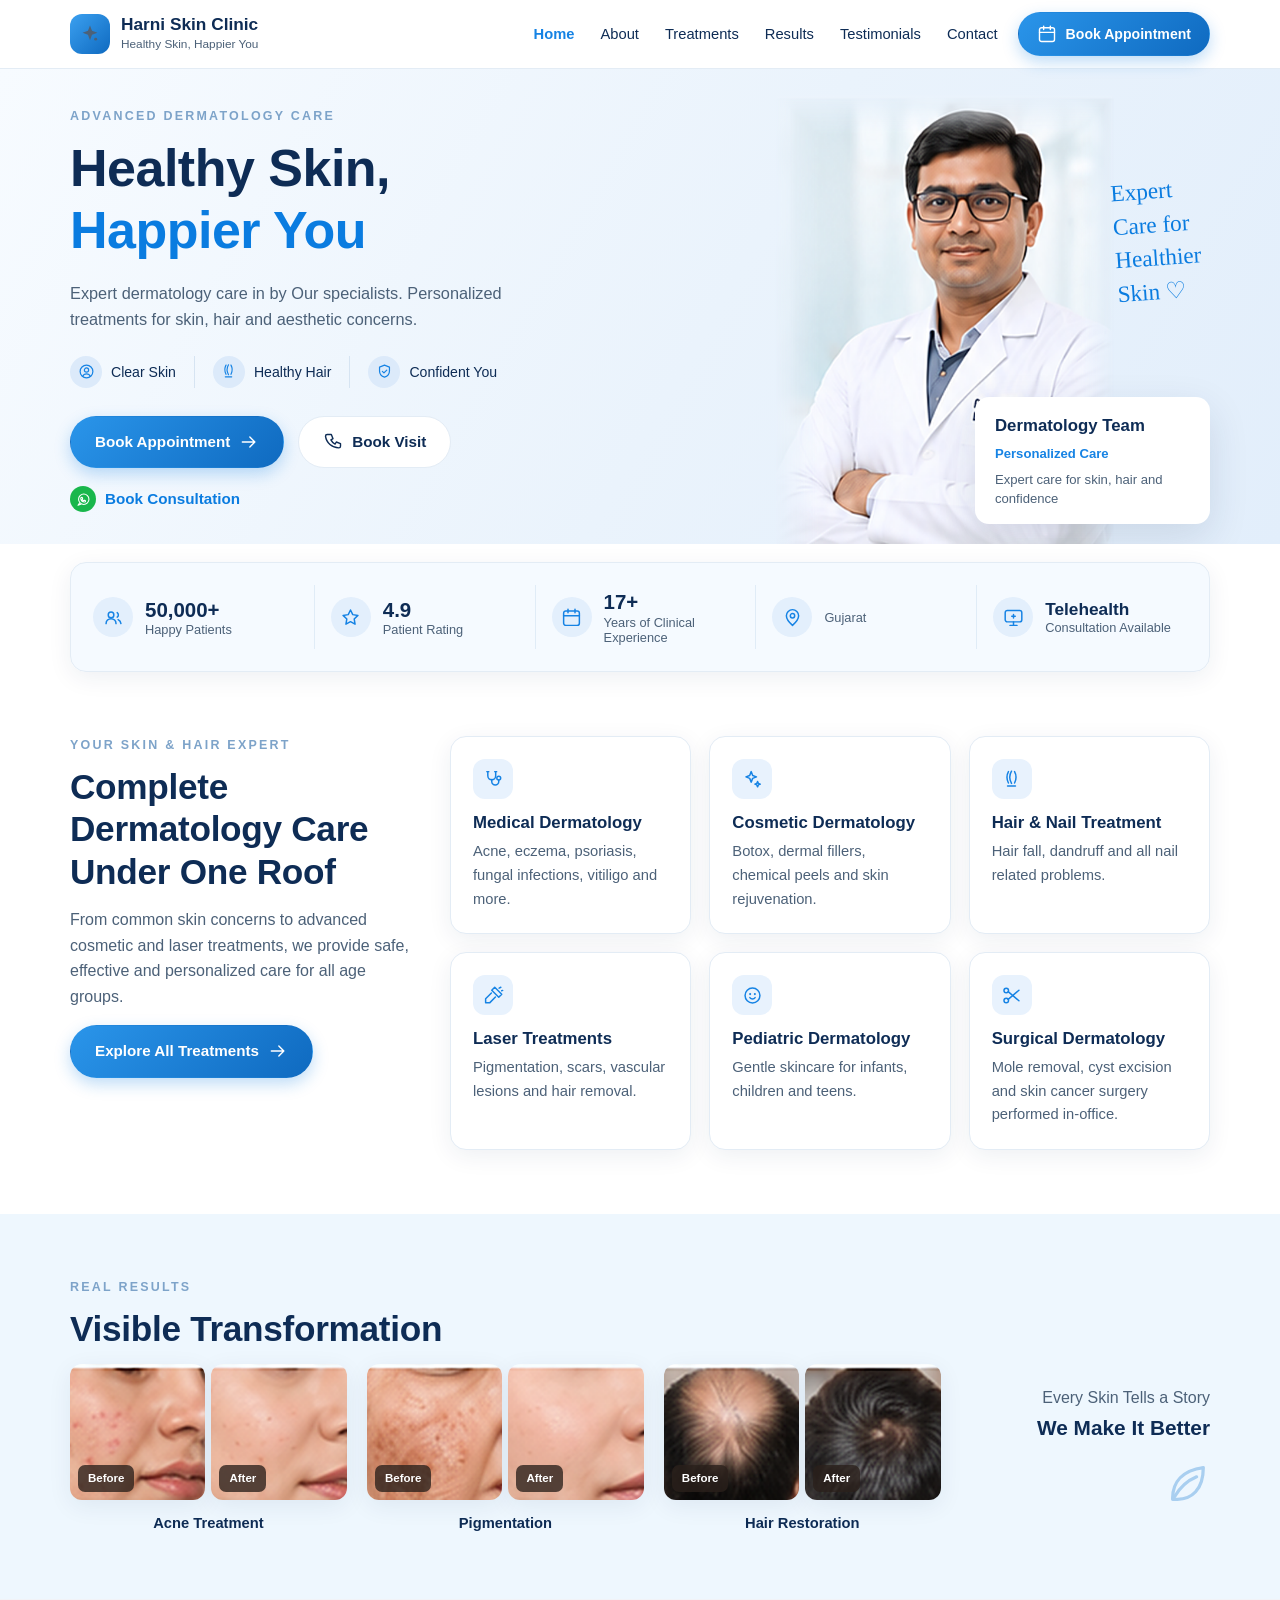
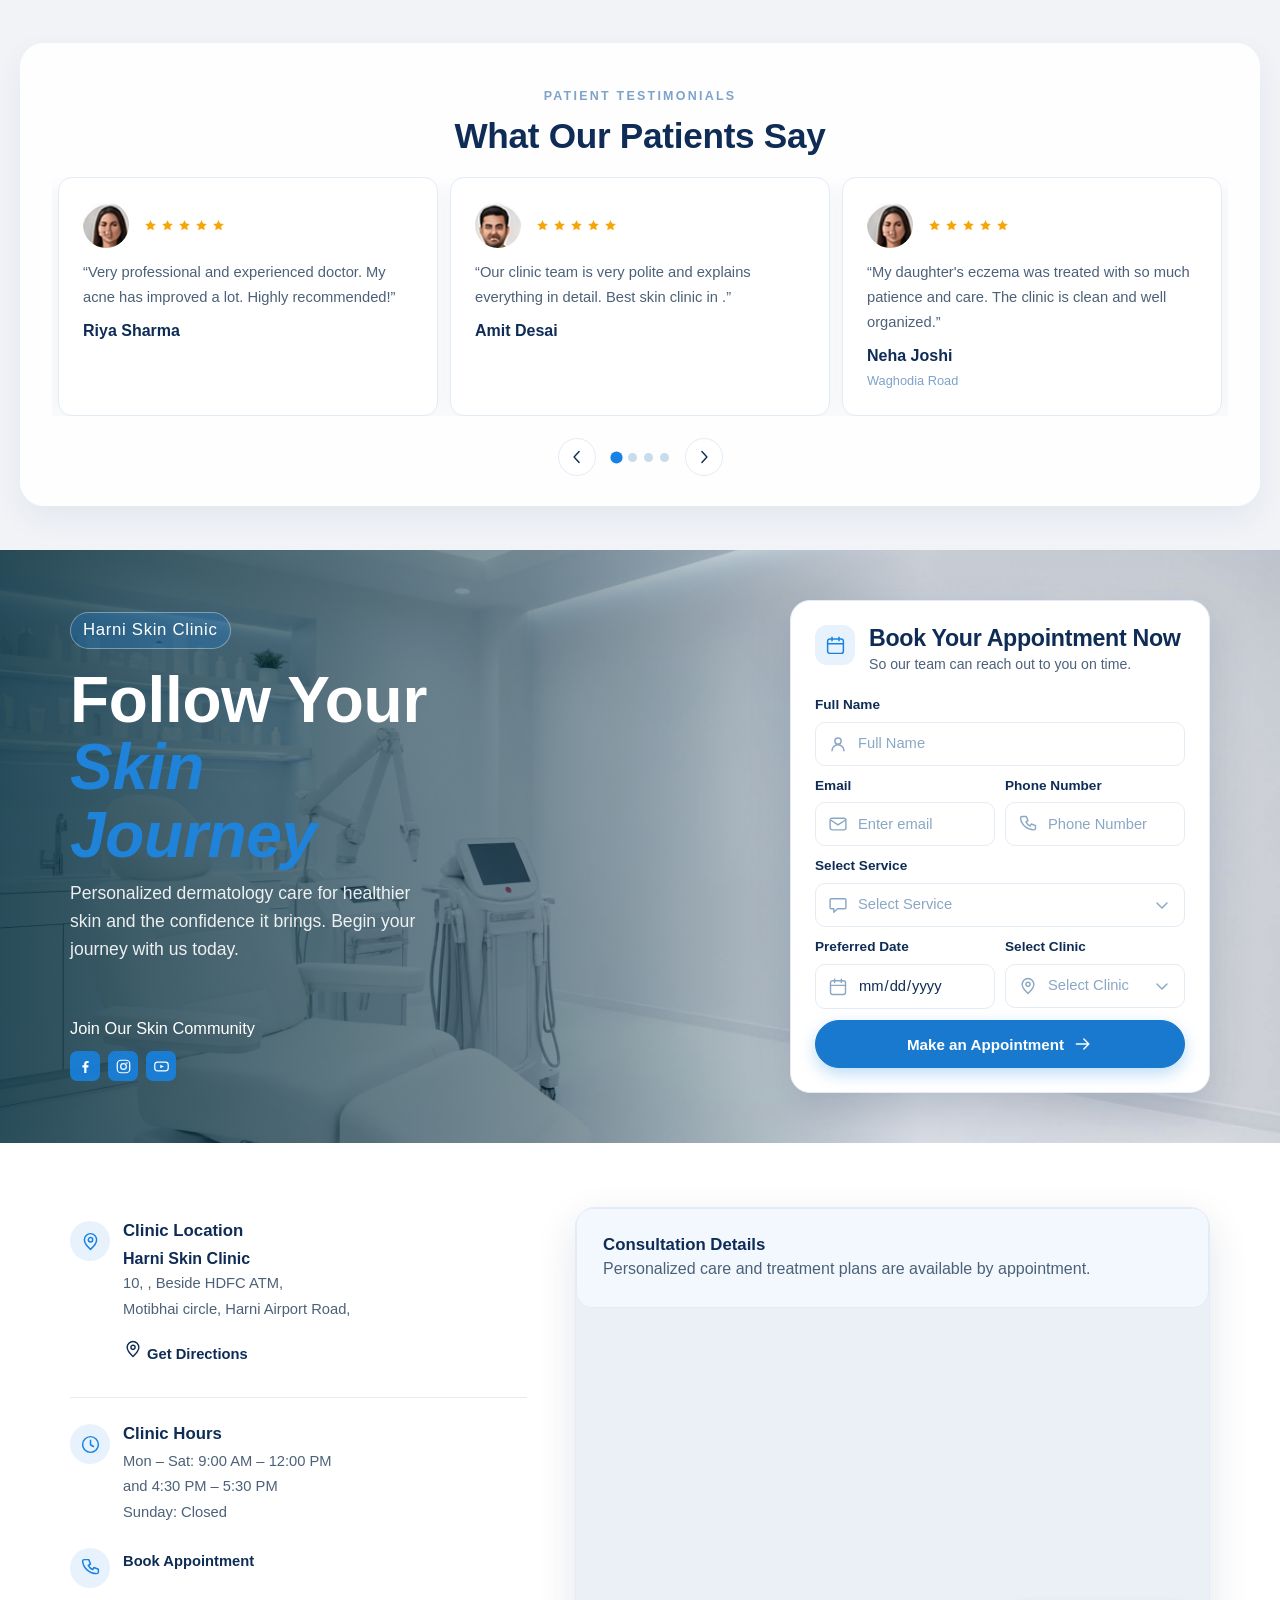
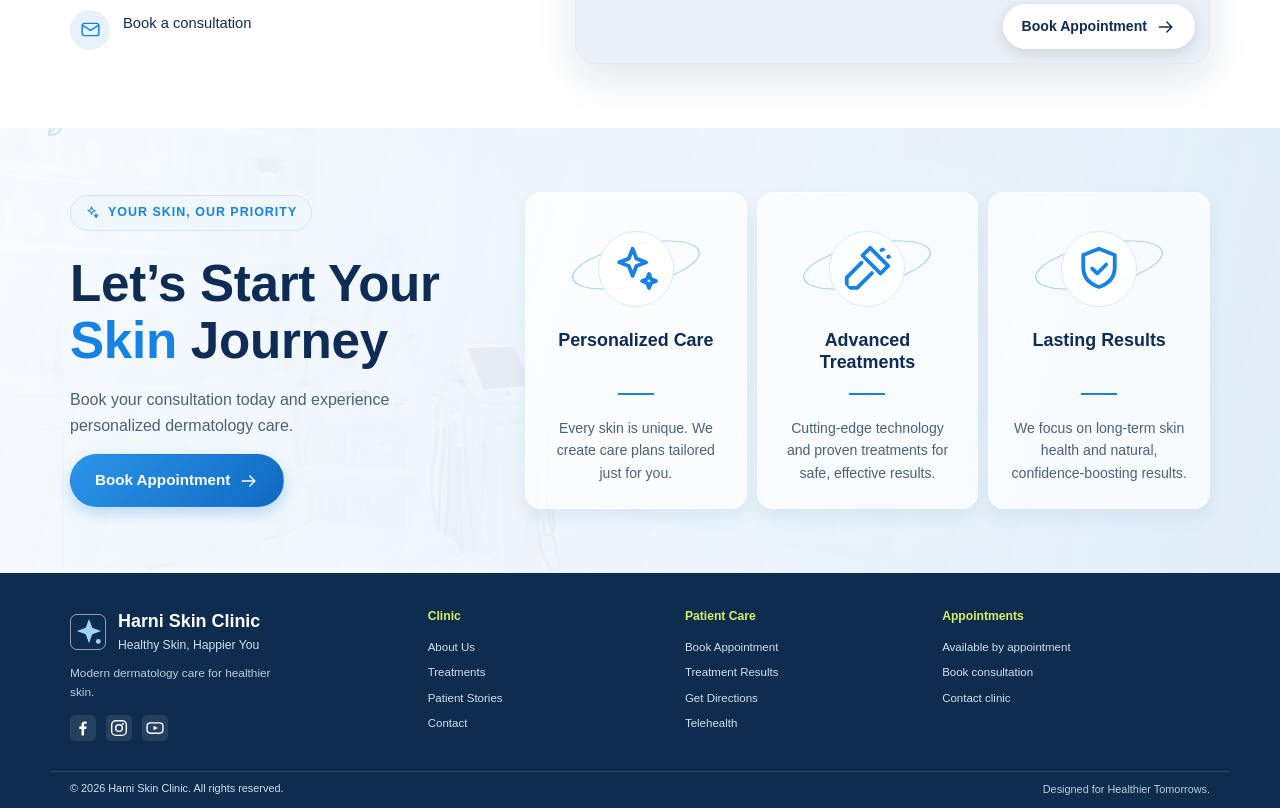
<file: harni-skin-clinic/index.html>
﻿<!doctype html>
<html lang="en">
 <head>
 <meta charset="UTF-8" />
 <meta name="viewport" content="width=device-width, initial-scale=1" />
 <title>Harni Skin Clinic | Dermatology clinic</title>
 <meta
  name="description"
  content="Harni Skin Clinic offers expert skin, hair and laser treatments in a modern dermatology setting. Book your consultation today."
 />
 <link rel="stylesheet" href="css/style.css" />
 </head>
 <body>
 <svg
  class="sr-only"
  aria-hidden="true"
  focusable="false"
  xmlns="http://www.w3.org/2000/svg"
 >
  <defs>
  <symbol id="i-logo" viewBox="0 0 24 24">
   <path
   d="M12 2.6l2.2 5.9 5.9 2.2-5.9 2.2-2.2 5.9-2.2-5.9-5.9-2.2 5.9-2.2z"
   fill="currentColor"
   stroke="none"
   />
   <circle
   cx="18.2"
   cy="17.6"
   r="1.6"
   fill="currentColor"
   stroke="none"
   />
  </symbol>
  <symbol id="i-leaf" viewBox="0 0 24 24">
   <path
   d="M4.5 20c0-8.5 5.2-14.5 16-16 0 11.5-6.2 16.5-13.5 16.5H4.5z"
   />
   <path d="M5.5 19.2c3-5.2 7.2-8.6 11.5-10.4" />
  </symbol>
  <symbol id="i-calendar" viewBox="0 0 24 24">
   <rect x="3" y="4.5" width="18" height="16.5" rx="2.5" />
   <path d="M8 2.5v4M16 2.5v4M3 10h18" />
  </symbol>
  <symbol id="i-phone" viewBox="0 0 24 24">
   <path
   d="M7 3h3l2 5-2.5 1.5a11 11 0 005 5L16 12l5 2v3a2 2 0 01-2 2A16 16 0 013 5a2 2 0 012-2z"
   />
  </symbol>
  <symbol id="i-wa" viewBox="0 0 24 24">
   <circle cx="12.4" cy="11.6" r="8.3" />
   <path d="M5.9 17.5L3.2 21.2l4.4-1.5" />
   <path
   d="M9.3 8.4c.3 0 .6.2.7.5l.6 1.4c.1.3 0 .6-.2.8l-.6.5c.5 1 1.3 1.8 2.3 2.3l.5-.6c.2-.2.5-.3.8-.2l1.4.6c.3.1.5.4.5.7 0 1-.8 1.8-1.8 1.7a6.6 6.6 0 01-5.9-5.9c-.1-1 .7-1.8 1.7-1.8z"
   />
  </symbol>
  <symbol id="i-arrow" viewBox="0 0 24 24">
   <path d="M4 12h15M13 6l6 6-6 6" />
  </symbol>
  <symbol id="i-user-circle" viewBox="0 0 24 24">
   <circle cx="12" cy="12" r="9" />
   <circle cx="12" cy="10" r="3" />
   <path d="M6.5 19a6 6 0 0111 0" />
  </symbol>
  <symbol id="i-hair" viewBox="0 0 24 24">
   <path
   d="M8.5 3c-2.2 4-2.2 8.5 0 13M12 2.5c-2.6 4.5-2.6 9.5 0 14M15.5 3c2.2 4 2.2 8.5 0 13"
   />
   <path d="M7.5 19.5h9" />
  </symbol>
  <symbol id="i-shield" viewBox="0 0 24 24">
   <path
   d="M12 3l7 2.8v5.4c0 4.4-2.9 7.4-7 8.8-4.1-1.4-7-4.4-7-8.8V5.8z"
   />
   <path d="M9 11.8l2.2 2.2 4-4" />
  </symbol>
  <symbol id="i-users" viewBox="0 0 24 24">
   <circle cx="9.2" cy="9" r="3.2" />
   <path d="M3.5 19a5.7 5.7 0 0111.4 0" />
   <path d="M16.2 6.4a3.2 3.2 0 010 5.2M17.3 14.4a5.7 5.7 0 013.2 4.6" />
  </symbol>
  <symbol id="i-star-line" viewBox="0 0 24 24">
   <path
   d="M12 3.4l2.6 5.3 5.9.9-4.3 4.1 1 5.9-5.2-2.8-5.2 2.8 1-5.9-4.3-4.1 5.9-.9z"
   />
  </symbol>
  <symbol id="i-star" viewBox="0 0 24 24">
   <path
   d="M12 3.4l2.6 5.3 5.9.9-4.3 4.1 1 5.9-5.2-2.8-5.2 2.8 1-5.9-4.3-4.1 5.9-.9z"
   fill="currentColor"
   stroke="none"
   />
  </symbol>
  <symbol id="i-pin" viewBox="0 0 24 24">
   <path d="M12 21s7-6.2 7-11a7 7 0 10-14 0c0 4.8 7 11 7 11z" />
   <circle cx="12" cy="10" r="2.5" />
  </symbol>
  <symbol id="i-screen" viewBox="0 0 24 24">
   <rect x="2.5" y="4" width="19" height="13" rx="2.5" />
   <path d="M8 21h8M12 17v4M10 10.5h4M12 8.5v4" />
  </symbol>
  <symbol id="i-stethoscope" viewBox="0 0 24 24">
   <path d="M5.5 3v4.8a4.5 4.5 0 009 0V3" />
   <path d="M10 12v2.4a4 4 0 008 0v-1.7" />
   <circle cx="18" cy="10.4" r="2.2" />
   <path d="M4.4 3h2.2M13.4 3h2.2" />
  </symbol>
  <symbol id="i-sparkles" viewBox="0 0 24 24">
   <path
   d="M10.5 3l1.7 4.4 4.3 1.6-4.3 1.7-1.7 4.3-1.7-4.3L4.5 9l4.3-1.6z"
   />
   <path
   d="M17.8 14.2l.9 2.2 2.2.9-2.2.9-.9 2.2-.9-2.2-2.2-.9 2.2-.9z"
   />
  </symbol>
  <symbol id="i-laser" viewBox="0 0 24 24">
   <path d="M13.4 2.6l8 8-3.4 3.4-8-8z" />
   <path d="M9.6 9.2L3 15.8v4.6h4.6l6.6-6.6" />
   <path d="M18.4 3.6l2-1M21.4 6.6l1.1-.4" />
  </symbol>
  <symbol id="i-baby" viewBox="0 0 24 24">
   <circle cx="12" cy="12" r="8.5" />
   <path d="M9.3 10.4h.01M14.7 10.4h.01" stroke-width="2.4" />
   <path d="M9 14.4a3.6 3.6 0 006 0" />
  </symbol>
  <symbol id="i-scissors" viewBox="0 0 24 24">
   <circle cx="6" cy="6.2" r="2.6" />
   <circle cx="6" cy="17.8" r="2.6" />
   <path d="M8.2 7.6L20.5 18M8.2 16.4L20.5 6" />
  </symbol>
  <symbol id="i-clock" viewBox="0 0 24 24">
   <circle cx="12" cy="12" r="9" />
   <path d="M12 7v5.3l3.4 2" />
  </symbol>
  <symbol id="i-mail" viewBox="0 0 24 24">
   <rect x="2.5" y="5" width="19" height="14" rx="2.5" />
   <path d="M3.5 7.5l8.5 5.6 8.5-5.6" />
  </symbol>
  <symbol id="i-lock" viewBox="0 0 24 24">
   <rect x="4.5" y="10.5" width="15" height="9.5" rx="2.5" />
   <path d="M8 10.5V8a4 4 0 018 0v2.5" />
  </symbol>
  <symbol id="i-check" viewBox="0 0 24 24">
   <circle cx="12" cy="12" r="9" />
   <path d="M8.2 12.2l2.6 2.6 5.2-5.2" />
  </symbol>
  <symbol id="i-message" viewBox="0 0 24 24">
   <path
   d="M20 4.5H4A1.5 1.5 0 002.5 6v9A1.5 1.5 0 004 16.5h3v4.2l4.4-4.2H20a1.5 1.5 0 001.5-1.5V6A1.5 1.5 0 0020 4.5z"
   />
  </symbol>
  <symbol id="i-user" viewBox="0 0 24 24">
   <circle cx="12" cy="8.5" r="3.8" />
   <path d="M4.8 20a7.2 7.2 0 0114.4 0" />
  </symbol>
  <symbol id="i-chev-down" viewBox="0 0 24 24">
   <path d="M6 9.5l6 6 6-6" />
  </symbol>
  <symbol id="i-chev-left" viewBox="0 0 24 24">
   <path d="M14.5 5.5l-6 6.5 6 6.5" />
  </symbol>
  <symbol id="i-chev-right" viewBox="0 0 24 24">
   <path d="M9.5 5.5l6 6.5-6 6.5" />
  </symbol>
  <symbol id="i-menu" viewBox="0 0 24 24">
   <path d="M4 7h16M4 12h16M4 17h16" />
  </symbol>
  <symbol id="i-fb" viewBox="0 0 24 24">
   <path
   d="M13.3 21v-7.7h2.6l.4-3h-3V8.4c0-.9.3-1.5 1.5-1.5h1.6V4.2c-.3 0-1.2-.1-2.3-.1-2.3 0-3.9 1.4-3.9 4v2.2H7.6v3h2.6V21z"
   fill="currentColor"
   stroke="none"
   />
  </symbol>
  <symbol id="i-ig" viewBox="0 0 24 24">
   <rect x="3.2" y="3.2" width="17.6" height="17.6" rx="5" />
   <circle cx="12" cy="12" r="4" />
   <circle
   cx="16.8"
   cy="7.2"
   r="1.1"
   fill="currentColor"
   stroke="none"
   />
  </symbol>
  <symbol id="i-yt" viewBox="0 0 24 24">
   <rect x="2.5" y="5.8" width="19" height="12.4" rx="4" />
   <path
   d="M10.2 9.4l5.2 2.6-5.2 2.6z"
   fill="currentColor"
   stroke="none"
   />
  </symbol>
  </defs>
 </svg>
 <header class="site-header">
  <div class="container header-inner">
  <a class="logo" href="index.html" aria-label="Harni Skin Clinic home">
   <span class="logo-mark"
   ><svg class="i" aria-hidden="true"><use href="#i-logo"></use></svg
   ></span>
   <span
   ><b>Harni Skin Clinic</b
   ><span>Healthy Skin, Happier You</span></span
   ></a
  >
  <nav class="nav" id="nav" aria-label="Main navigation">
   <ul>
   <li>
    <a href="index.html" class="active" aria-current="page">Home</a>
   </li>
   <li><a href="about.html">About</a></li>
   <li><a href="treatments.html">Treatments</a></li>
   <li><a href="results.html">Results</a></li>
   <li><a href="testimonials.html">Testimonials</a></li>
   <li><a href="contact.html">Contact</a></li>
   </ul>
  </nav>
  <a class="btn btn-primary btn-sm header-cta" href="appointment.html"
   ><svg class="i" aria-hidden="true">
   <use href="#i-calendar"></use>
   </svg>
   Book Appointment</a
  >
  <button
   class="nav-toggle"
   id="navToggle"
   type="button"
   aria-expanded="false"
   aria-controls="nav"
   aria-label="Open menu"
  >
   <svg class="i" aria-hidden="true"><use href="#i-menu"></use></svg>
  </button>
  </div>
 </header>
 <main>
  <section class="hero">
  <div class="container hero-grid">
   <div class="hero-copy">
   <p class="eyebrow">Advanced Dermatology Care</p>
   <h1>Healthy Skin,<span>Happier You</span></h1>
   <p class="lead">
    Expert dermatology care in by Our specialists.
    Personalized treatments for skin, hair and aesthetic concerns.
   </p>
   <div class="hero-features">
    <div>
    <span class="badge badge-round"
     ><svg class="i" aria-hidden="true">
     <use href="#i-user-circle"></use></svg></span
    >Clear Skin
    </div>
    <div>
    <span class="badge badge-round"
     ><svg class="i" aria-hidden="true">
     <use href="#i-hair"></use></svg></span
    >Healthy Hair
    </div>
    <div>
    <span class="badge badge-round"
     ><svg class="i" aria-hidden="true">
     <use href="#i-shield"></use></svg></span
    >Confident You
    </div>
   </div>
   <div class="btn-row">
    <a class="btn btn-primary" href="appointment.html"
    >Book Appointment
    <svg class="i" aria-hidden="true">
     <use href="#i-arrow"></use></svg
    ></a>
    <a class="btn btn-outline" href="appointment.html"
    ><svg class="i" aria-hidden="true">
     <use href="#i-phone"></use>
    </svg>
    Book Visit</a
    >
   </div>
   <a
    class="wa-link"
    href="appointment.html"
    ><i
    ><svg class="i" aria-hidden="true">
     <use href="#i-wa"></use></svg></i
    >Book Consultation</a
   >
   </div>
   <div class="hero-media">
   <p class="hero-script">Expert Care for Healthier Skin &#9825;</p>
   <img
    src="assets/images/doctor.png"
    alt="Dermatology consultation at Harni Skin Clinic"
    width="443"
    height="588"
   />
   <div class="doctor-card">
    <b>Dermatology Team</b><em>Personalized Care</em>
    <span>Expert care for skin, hair and confidence</span>
   </div>
   </div>
  </div>
  </section>

  <section class="stats-section" aria-label="Clinic statistics section">
  <div class="container">
   <div class="stats-grid">
   <div class="stat-item">
    <span class="badge badge-round"
    ><svg class="i" aria-hidden="true">
     <use href="#i-users"></use></svg
    ></span>
    <div class="stat-copy">
    <span class="stat-number" data-target="50000" data-suffix="+"
     >0</span
    ><small>Happy Patients</small>
    </div>
   </div>
   <div class="stat-item">
    <span class="badge badge-round"
    ><svg class="i" aria-hidden="true">
     <use href="#i-star-line"></use></svg
    ></span>
    <div class="stat-copy">
    <span class="stat-number" data-target="4.9" data-decimals="1"
     >0</span
    ><small>Patient Rating</small>
    </div>
   </div>
   <div class="stat-item">
    <span class="badge badge-round"
    ><svg class="i" aria-hidden="true">
     <use href="#i-calendar"></use></svg
    ></span>
    <div class="stat-copy">
    <span class="stat-number" data-target="17" data-suffix="+"
     >0</span
    ><small>Years of Clinical Experience</small>
    </div>
   </div>
   <div class="stat-item stat-text">
    <span class="badge badge-round"
    ><svg class="i" aria-hidden="true">
     <use href="#i-pin"></use></svg
    ></span>
    <div class="stat-copy">
    <strong class="stat-text-value"></strong
    ><small>Gujarat</small>
    </div>
   </div>
   <div class="stat-item stat-text">
    <span class="badge badge-round"
    ><svg class="i" aria-hidden="true">
     <use href="#i-screen"></use></svg
    ></span>
    <div class="stat-copy">
    <strong class="stat-text-value">Telehealth</strong
    ><small>Consultation Available</small>
    </div>
   </div>
   </div>
  </div>
  </section>

  <section class="section">
  <div class="container split">
   <div>
   <p class="eyebrow">Your Skin &amp; Hair Expert</p>
   <h2 class="section-title">
    Complete Dermatology Care Under One Roof
   </h2>
   <p class="lead">
    From common skin concerns to advanced cosmetic and laser
    treatments, we provide safe, effective and personalized care for
    all age groups.
   </p>
   <p class="mt">
    <a class="btn btn-primary" href="treatments.html"
    >Explore All Treatments
    <svg class="i" aria-hidden="true">
     <use href="#i-arrow"></use></svg
    ></a>
   </p>
   </div>
   <div class="treatments-grid">
   <a class="card card-hover" href="treatments.html"
    ><span class="badge"
    ><svg class="i" aria-hidden="true">
     <use href="#i-stethoscope"></use></svg
    ></span>
    <h3>Medical Dermatology</h3>
    <p>
    Acne, eczema, psoriasis, fungal infections, vitiligo and more.
    </p></a
   ><a class="card card-hover" href="treatments.html"
    ><span class="badge"
    ><svg class="i" aria-hidden="true">
     <use href="#i-sparkles"></use></svg
    ></span>
    <h3>Cosmetic Dermatology</h3>
    <p>
    Botox, dermal fillers, chemical peels and skin rejuvenation.
    </p></a
   ><a class="card card-hover" href="treatments.html"
    ><span class="badge"
    ><svg class="i" aria-hidden="true">
     <use href="#i-hair"></use></svg
    ></span>
    <h3>Hair &amp; Nail Treatment</h3>
    <p>Hair fall, dandruff and all nail related problems.</p></a
   ><a class="card card-hover" href="treatments.html"
    ><span class="badge"
    ><svg class="i" aria-hidden="true">
     <use href="#i-laser"></use></svg
    ></span>
    <h3>Laser Treatments</h3>
    <p>Pigmentation, scars, vascular lesions and hair removal.</p></a
   ><a class="card card-hover" href="treatments.html"
    ><span class="badge"
    ><svg class="i" aria-hidden="true">
     <use href="#i-baby"></use></svg
    ></span>
    <h3>Pediatric Dermatology</h3>
    <p>Gentle skincare for infants, children and teens.</p></a
   ><a class="card card-hover" href="treatments.html"
    ><span class="badge"
    ><svg class="i" aria-hidden="true">
     <use href="#i-scissors"></use></svg
    ></span>
    <h3>Surgical Dermatology</h3>
    <p>
    Mole removal, cyst excision and skin cancer surgery performed
    in-office.
    </p></a
   >
   </div>
  </div>
  </section>
  <section class="section section-light">
  <div class="container">
   <p class="eyebrow">Real Results</p>
   <h2 class="section-title">Visible Transformation</h2>
   <div class="grid grid-results">
   <article class="result-card">
    <div class="ba">
    <figure>
     <img
     src="assets/images/acne-before.png"
     alt="Acne Treatment at Harni Skin Clinic, before treatment"
     loading="lazy"
     />
     <figcaption>Before</figcaption>
    </figure>
    <figure>
     <img
     src="assets/images/acne-after.png"
     alt="Acne Treatment at Harni Skin Clinic, after treatment"
     loading="lazy"
     />
     <figcaption>After</figcaption>
    </figure>
    </div>
    <p>Acne Treatment</p>
   </article>
   <article class="result-card">
    <div class="ba">
    <figure>
     <img
     src="assets/images/pigment-before.png"
     alt="Pigmentation at Harni Skin Clinic, before treatment"
     loading="lazy"
     />
     <figcaption>Before</figcaption>
    </figure>
    <figure>
     <img
     src="assets/images/pigment-after.png"
     alt="Pigmentation at Harni Skin Clinic, after treatment"
     loading="lazy"
     />
     <figcaption>After</figcaption>
    </figure>
    </div>
    <p>Pigmentation</p>
   </article>
   <article class="result-card">
    <div class="ba">
    <figure>
     <img
     src="assets/images/hair-before.png"
     alt="Hair Restoration at Harni Skin Clinic, before treatment"
     loading="lazy"
     />
     <figcaption>Before</figcaption>
    </figure>
    <figure>
     <img
     src="assets/images/hair-after.png"
     alt="Hair Restoration at Harni Skin Clinic, after treatment"
     loading="lazy"
     />
     <figcaption>After</figcaption>
    </figure>
    </div>
    <p>Hair Restoration</p>
   </article>
   <div class="results-note">
    <p>Every Skin Tells a Story<b>We Make It Better</b></p>
    <svg class="i" aria-hidden="true"><use href="#i-leaf"></use></svg>
   </div>
   </div>
  </div>
  </section>
  <section
  class="section home-testimonials home-reviews-section"
  aria-labelledby="home-testimonials-title"
  >
  <div class="container">
   <p class="eyebrow">Patient Testimonials</p>
   <h2 class="section-title" id="home-testimonials-title">
   What Our Patients Say
   </h2>
   <div data-slider>
   <div class="slider">
    <div class="slider-track">
    <div class="slide">
     <article class="card">
     <div class="t-head">
      <img
      src="assets/images/patient-1.png"
      alt="Patient Riya Sharma"
      loading="lazy"
      width="46"
      height="46"
      />
      <div class="stars" aria-label="Rated 5 out of 5">
      <svg class="i" aria-hidden="true">
       <use href="#i-star"></use></svg
      ><svg class="i" aria-hidden="true">
       <use href="#i-star"></use></svg
      ><svg class="i" aria-hidden="true">
       <use href="#i-star"></use></svg
      ><svg class="i" aria-hidden="true">
       <use href="#i-star"></use></svg
      ><svg class="i" aria-hidden="true">
       <use href="#i-star"></use>
      </svg>
      </div>
     </div>
     <p>
      &ldquo;Very professional and experienced doctor. My acne
      has improved a lot. Highly recommended!&rdquo;
     </p>
     <b>Riya Sharma</b><small></small>
     </article>
    </div>
    <div class="slide">
     <article class="card">
     <div class="t-head">
      <img
      src="assets/images/patient-2.png"
      alt="Patient Amit Desai"
      loading="lazy"
      width="46"
      height="46"
      />
      <div class="stars" aria-label="Rated 5 out of 5">
      <svg class="i" aria-hidden="true">
       <use href="#i-star"></use></svg
      ><svg class="i" aria-hidden="true">
       <use href="#i-star"></use></svg
      ><svg class="i" aria-hidden="true">
       <use href="#i-star"></use></svg
      ><svg class="i" aria-hidden="true">
       <use href="#i-star"></use></svg
      ><svg class="i" aria-hidden="true">
       <use href="#i-star"></use>
      </svg>
      </div>
     </div>
     <p>
      &ldquo;Our clinic team is very polite and explains everything
      in detail. Best skin clinic in .&rdquo;
     </p>
     <b>Amit Desai</b><small></small>
     </article>
    </div>
    <div class="slide">
     <article class="card">
     <div class="t-head">
      <img
      src="assets/images/patient-1.png"
      alt="Patient Neha Joshi"
      loading="lazy"
      width="46"
      height="46"
      />
      <div class="stars" aria-label="Rated 5 out of 5">
      <svg class="i" aria-hidden="true">
       <use href="#i-star"></use></svg
      ><svg class="i" aria-hidden="true">
       <use href="#i-star"></use></svg
      ><svg class="i" aria-hidden="true">
       <use href="#i-star"></use></svg
      ><svg class="i" aria-hidden="true">
       <use href="#i-star"></use></svg
      ><svg class="i" aria-hidden="true">
       <use href="#i-star"></use>
      </svg>
      </div>
     </div>
     <p>
      &ldquo;My daughter's eczema was treated with so much
      patience and care. The clinic is clean and well
      organized.&rdquo;
     </p>
     <b>Neha Joshi</b><small>Waghodia Road</small>
     </article>
    </div>
    <div class="slide">
     <article class="card">
     <div class="t-head">
      <img
      src="assets/images/patient-2.png"
      alt="Patient Rahul Mehta"
      loading="lazy"
      width="46"
      height="46"
      />
      <div class="stars" aria-label="Rated 5 out of 5">
      <svg class="i" aria-hidden="true">
       <use href="#i-star"></use></svg
      ><svg class="i" aria-hidden="true">
       <use href="#i-star"></use></svg
      ><svg class="i" aria-hidden="true">
       <use href="#i-star"></use></svg
      ><svg class="i" aria-hidden="true">
       <use href="#i-star"></use></svg
      ><svg class="i" aria-hidden="true">
       <use href="#i-star"></use>
      </svg>
      </div>
     </div>
     <p>
      &ldquo;I took laser hair reduction sessions here. The
      results were excellent and the staff made me feel
      comfortable.&rdquo;
     </p>
     <b>Rahul Mehta</b><small>Karelibaug</small>
     </article>
    </div>
    </div>
   </div>
   <div class="slider-nav">
    <button
    class="prev"
    type="button"
    aria-label="Previous testimonials"
    >
    <svg class="i" aria-hidden="true">
     <use href="#i-chev-left"></use>
    </svg>
    </button>
    <div
    class="dots"
    role="tablist"
    aria-label="Choose testimonial group"
    ></div>
    <button class="next" type="button" aria-label="Next testimonials">
    <svg class="i" aria-hidden="true">
     <use href="#i-chev-right"></use>
    </svg>
    </button>
   </div>
   </div>
  </div>
  </section>
  <section class="section home-appointment-section">
  <div class="container">
   <div class="home-appointment-copy">
   <span class="home-appointment-kicker">Harni Skin Clinic</span>
   <h2>Follow Your <em>Skin Journey</em></h2>
   <p>
    Personalized dermatology care for healthier skin and the
    confidence it brings. Begin your journey with us today.
   </p>
   <p class="home-social-label">Join Our Skin Community</p>
   <div class="home-social" aria-label="Social media links">
    <a
    href="https://www.facebook.com/"
    target="_blank"
    rel="noopener"
    aria-label="Facebook"
    >
    <svg class="i" aria-hidden="true"><use href="#i-fb"></use></svg>
    </a>
    <a
    href="https://www.instagram.com/"
    target="_blank"
    rel="noopener"
    aria-label="Instagram"
    >
    <svg class="i" aria-hidden="true"><use href="#i-ig"></use></svg>
    </a>
    <a
    href="https://www.youtube.com/"
    target="_blank"
    rel="noopener"
    aria-label="YouTube"
    >
    <svg class="i" aria-hidden="true"><use href="#i-yt"></use></svg>
    </a>
   </div>
   </div>
   <section
   class="panel home-appointment"
   aria-labelledby="home-appointment-title"
   >
   <div class="form-head">
    <span class="badge"
    ><svg class="i" aria-hidden="true">
     <use href="#i-calendar"></use></svg
    ></span>
    <div>
    <h2 id="home-appointment-title">Book Your Appointment Now</h2>
    <p>So our team can reach out to you on time.</p>
    </div>
   </div>
   <div class="alert" id="homeSuccess" role="status">
    <svg class="i" aria-hidden="true"><use href="#i-check"></use></svg
    ><span
    >Thank you! Your appointment request has been submitted
    successfully.</span
    >
   </div>
   <form
    data-form="homeSuccess"
    data-endpoint="/api/appointments"
    novalidate
   >
    <div class="field">
    <label for="hName">Full Name</label>
    <div class="input-wrap">
     <svg class="i" aria-hidden="true">
     <use href="#i-user"></use></svg
     ><input
     id="hName"
     name="name"
     type="text"
     placeholder="Full Name"
     autocomplete="name"
     required
     />
    </div>
    <span class="error" role="alert"></span>
    </div>
    <div class="field">
    <label for="hEmail">Email</label>
    <div class="input-wrap">
     <svg class="i" aria-hidden="true">
     <use href="#i-mail"></use></svg
     ><input
     id="hEmail"
     name="email"
     type="email"
     placeholder="Enter email"
     autocomplete="email"
     required
     />
    </div>
    <span class="error" role="alert"></span>
    </div>
    <div class="field">
    <label for="hPhone">Phone Number</label>
    <div class="input-wrap">
     <svg class="i" aria-hidden="true">
     <use href="#i-phone"></use></svg
     ><input
     id="hPhone"
     name="phone"
     type="tel"
     placeholder="Phone Number"
     autocomplete="tel"
     required
     />
    </div>
    <span class="error" role="alert"></span>
    </div>
    <div class="field">
    <label for="hConcern">Select Service</label>
    <div class="input-wrap">
     <svg class="i" aria-hidden="true">
     <use href="#i-message"></use></svg
     ><select id="hConcern" name="concern" required>
     <option value="" selected disabled>Select Service</option>
     <option value="Acne & Acne Scars">
      Acne &amp; Acne Scars
     </option>
     <option value="Pigmentation & Melasma">
      Pigmentation &amp; Melasma
     </option>
     <option value="Hair Fall & Dandruff">
      Hair Fall &amp; Dandruff
     </option>
     <option value="Eczema, Psoriasis & Allergies">
      Eczema, Psoriasis &amp; Allergies
     </option>
     <option value="Laser Treatment">Laser Treatment</option>
     <option value="Anti-Ageing & Cosmetic">
      Anti-Ageing &amp; Cosmetic
     </option>
     <option value="Child Skin Care">Child Skin Care</option>
     <option value="Mole, Wart or Cyst Removal">
      Mole, Wart or Cyst Removal
     </option>
     <option value="Other Concern">Other Concern</option></select
     ><svg class="i chev" aria-hidden="true">
     <use href="#i-chev-down"></use>
     </svg>
    </div>
    <span class="error" role="alert"></span>
    </div>
    <div class="field">
    <label for="hDate">Preferred Date</label>
    <div class="input-wrap">
     <svg class="i" aria-hidden="true">
     <use href="#i-calendar"></use></svg
     ><input id="hDate" name="date" type="date" required />
    </div>
    <span class="error" role="alert"></span>
    </div>
    <div class="field">
    <label for="hClinic">Select Clinic</label>
    <div class="input-wrap">
     <svg class="i" aria-hidden="true">
     <use href="#i-pin"></use></svg
     ><select id="hClinic" name="clinic" required>
     <option value="" selected disabled>Select Clinic</option>
     <option value="Harni Skin Clinic">Harni Skin Clinic</option>
     </select>
     <svg class="i chev" aria-hidden="true">
     <use href="#i-chev-down"></use>
     </svg>
    </div>
    <span class="error" role="alert"></span>
    </div>
    <button class="btn btn-primary btn-block" type="submit">
    Make an Appointment
    <svg class="i" aria-hidden="true">
     <use href="#i-arrow"></use>
    </svg>
    </button>
    <p class="form-note">
    <svg class="i" aria-hidden="true">
     <use href="#i-lock"></use>
    </svg>
    Your information is safe with us.
    </p>
   </form>
   </section>
  </div>
  </section>
  <section class="section location-section">
  <div class="container location-layout">
   <div class="location-details">
   <div class="info-item">
    <span class="badge badge-round"
    ><svg class="i" aria-hidden="true">
     <use href="#i-pin"></use></svg
    ></span>
    <div>
    <h3>Clinic Location</h3>
    <b>Harni Skin Clinic</b>
    <p>
     10, , Beside HDFC ATM,<br />Motibhai circle, Harni
     Airport Road,<br />
    </p>
    <p class="mt">
     <a
     class="btn-ghost"
     href="https://www.google.com/maps/dir/?api=1&destination=Harni+Skin+Clinic%2C+Vraj+Complex%2C+Harni+Airport+Road%2C+%2C+Gujarat"
     target="_blank"
     rel="noopener"
     ><svg class="i" aria-hidden="true">
      <use href="#i-pin"></use>
     </svg>
     Get Directions</a
     >
    </p>
    </div>
   </div>
   <div class="location-contact">
    <div class="info-item">
    <span class="badge badge-round"
     ><svg class="i" aria-hidden="true">
     <use href="#i-clock"></use></svg
    ></span>
    <div>
     <h3>Clinic Hours</h3>
     <p>
     Mon &ndash; Sat: 9:00 AM &ndash; 12:00 PM<br />and 4:30 PM
     &ndash; 5:30 PM<br />Sunday: Closed
     </p>
    </div>
    </div>
    <div class="info-item">
    <span class="badge badge-round"
     ><svg class="i" aria-hidden="true">
     <use href="#i-phone"></use></svg
    ></span>
    <div>
     <b><a href="appointment.html">Book Appointment</a></b>
    </div>
    </div>
    <div class="info-item">
    <span class="badge badge-round"
     ><svg class="i" aria-hidden="true">
     <use href="#i-mail"></use></svg
    ></span>
    <div>
     <a href="appointment.html"
     >Book a consultation</a
     >
    </div>
    </div>
   </div>
   </div>
   <div class="map location-map">
   <div class="panel panel-soft">
    <h3>Consultation Details</h3>
    <p>
    Personalized care and treatment plans are available by
    appointment.
    </p>
    <a class="btn btn-outline btn-sm" href="appointment.html"
    >Book Appointment
    <svg class="i" aria-hidden="true"><use href="#i-arrow"></use></svg
    ></a>
   </div>
   </div>
  </div>
  </section>
  <section class="cta cta-reveal">
  <svg class="i cta-leaf" aria-hidden="true">
   <use href="#i-leaf"></use>
  </svg>
  <div class="container cta-grid">
   <div>
   <span class="cta-kicker"
    ><svg class="i" aria-hidden="true">
    <use href="#i-sparkles"></use>
    </svg>
    Your Skin, Our Priority</span
   >
   <h2>Let&rsquo;s Start Your <span>Skin</span> Journey</h2>
   <p class="lead">
    Book your consultation today and experience personalized
    dermatology care.
   </p>
   <p class="mt">
    <a class="btn btn-primary cta-button" href="appointment.html"
    >Book Appointment
    <svg class="i" aria-hidden="true">
     <use href="#i-arrow"></use></svg
    ></a>
   </p>
   </div>
   <div class="cta-points">
   <div class="cta-point">
    <svg class="i" aria-hidden="true">
    <use href="#i-sparkles"></use>
    </svg>
    <strong>Personalized Care</strong>
    <span class="cta-rule"></span>
    <p>
    Every skin is unique. We create care plans tailored just for
    you.
    </p>
   </div>
   <div class="cta-point">
    <svg class="i" aria-hidden="true">
    <use href="#i-laser"></use>
    </svg>
    <strong>Advanced Treatments</strong>
    <span class="cta-rule"></span>
    <p>
    Cutting-edge technology and proven treatments for safe,
    effective results.
    </p>
   </div>
   <div class="cta-point">
    <svg class="i" aria-hidden="true">
    <use href="#i-shield"></use>
    </svg>
    <strong>Lasting Results</strong>
    <span class="cta-rule"></span>
    <p>
    We focus on long-term skin health and natural,
    confidence-boosting results.
    </p>
   </div>
   </div>
  </div>
  </section>
 </main>
 <footer class="site-footer">
  <div class="container footer-inner">
  <div class="footer-brand">
   <div class="footer-logo">
   <span class="footer-logo-mark">
    <svg class="i" aria-hidden="true"><use href="#i-logo"></use></svg>
   </span>
   <span
    ><b>Harni Skin Clinic</b
    ><span>Healthy Skin, Happier You</span></span
   >
   </div>
   <p class="footer-tagline">
   Modern dermatology care for healthier skin.
   </p>
   <div class="social" aria-label="Social media links">
   <a
    href="https://www.facebook.com/"
    target="_blank"
    rel="noopener"
    aria-label="Facebook"
    ><svg class="i" aria-hidden="true"><use href="#i-fb"></use></svg
   ></a>
   <a
    href="https://www.instagram.com/"
    target="_blank"
    rel="noopener"
    aria-label="Instagram"
    ><svg class="i" aria-hidden="true"><use href="#i-ig"></use></svg
   ></a>
   <a
    href="https://www.youtube.com/"
    target="_blank"
    rel="noopener"
    aria-label="YouTube"
    ><svg class="i" aria-hidden="true"><use href="#i-yt"></use></svg
   ></a>
   </div>
  </div>
  <nav class="footer-column" aria-label="Clinic information">
   <strong>Clinic</strong>
   <a href="about.html">About Us</a>
   <a href="treatments.html">Treatments</a>
   <a href="testimonials.html">Patient Stories</a>
   <a href="contact.html">Contact</a>
  </nav>
  <nav class="footer-column" aria-label="Patient links">
   <strong>Patient Care</strong>
   <a href="appointment.html">Book Appointment</a>
   <a href="results.html">Treatment Results</a>
   <a href="contact.html">Get Directions</a>
   <a href="appointment.html">Telehealth</a>
  </nav>
  <div class="footer-column footer-contact">
   <strong>Appointments</strong>
   <span>Available by appointment</span>
   <a href="appointment.html">Book consultation</a>
   <a href="contact.html">Contact clinic</a>
  </div>
  </div>
  <div class="container footer-bottom">
  <p class="copyright">
   &copy; 2026 Harni Skin Clinic. All rights reserved.
  </p>
  <p class="footer-credit">Designed for Healthier Tomorrows.</p>
  </div>
 </footer>
 <div class="mobile-bar">
  <a class="btn btn-primary" href="appointment.html"
  ><svg class="i" aria-hidden="true"><use href="#i-phone"></use></svg
  ><span>Book Visit</span></a
  >
  <a class="btn btn-wa" href="appointment.html"
  ><svg class="i" aria-hidden="true"><use href="#i-wa"></use></svg
  ><span>Consultation</span></a
  >
  <a class="btn btn-primary" href="appointment.html"
  ><svg class="i" aria-hidden="true"><use href="#i-calendar"></use></svg
  ><span>Book Appointment</span></a
  >
 </div>
 <script src="js/script.js" defer></script>
 </body>
</html>
</file>
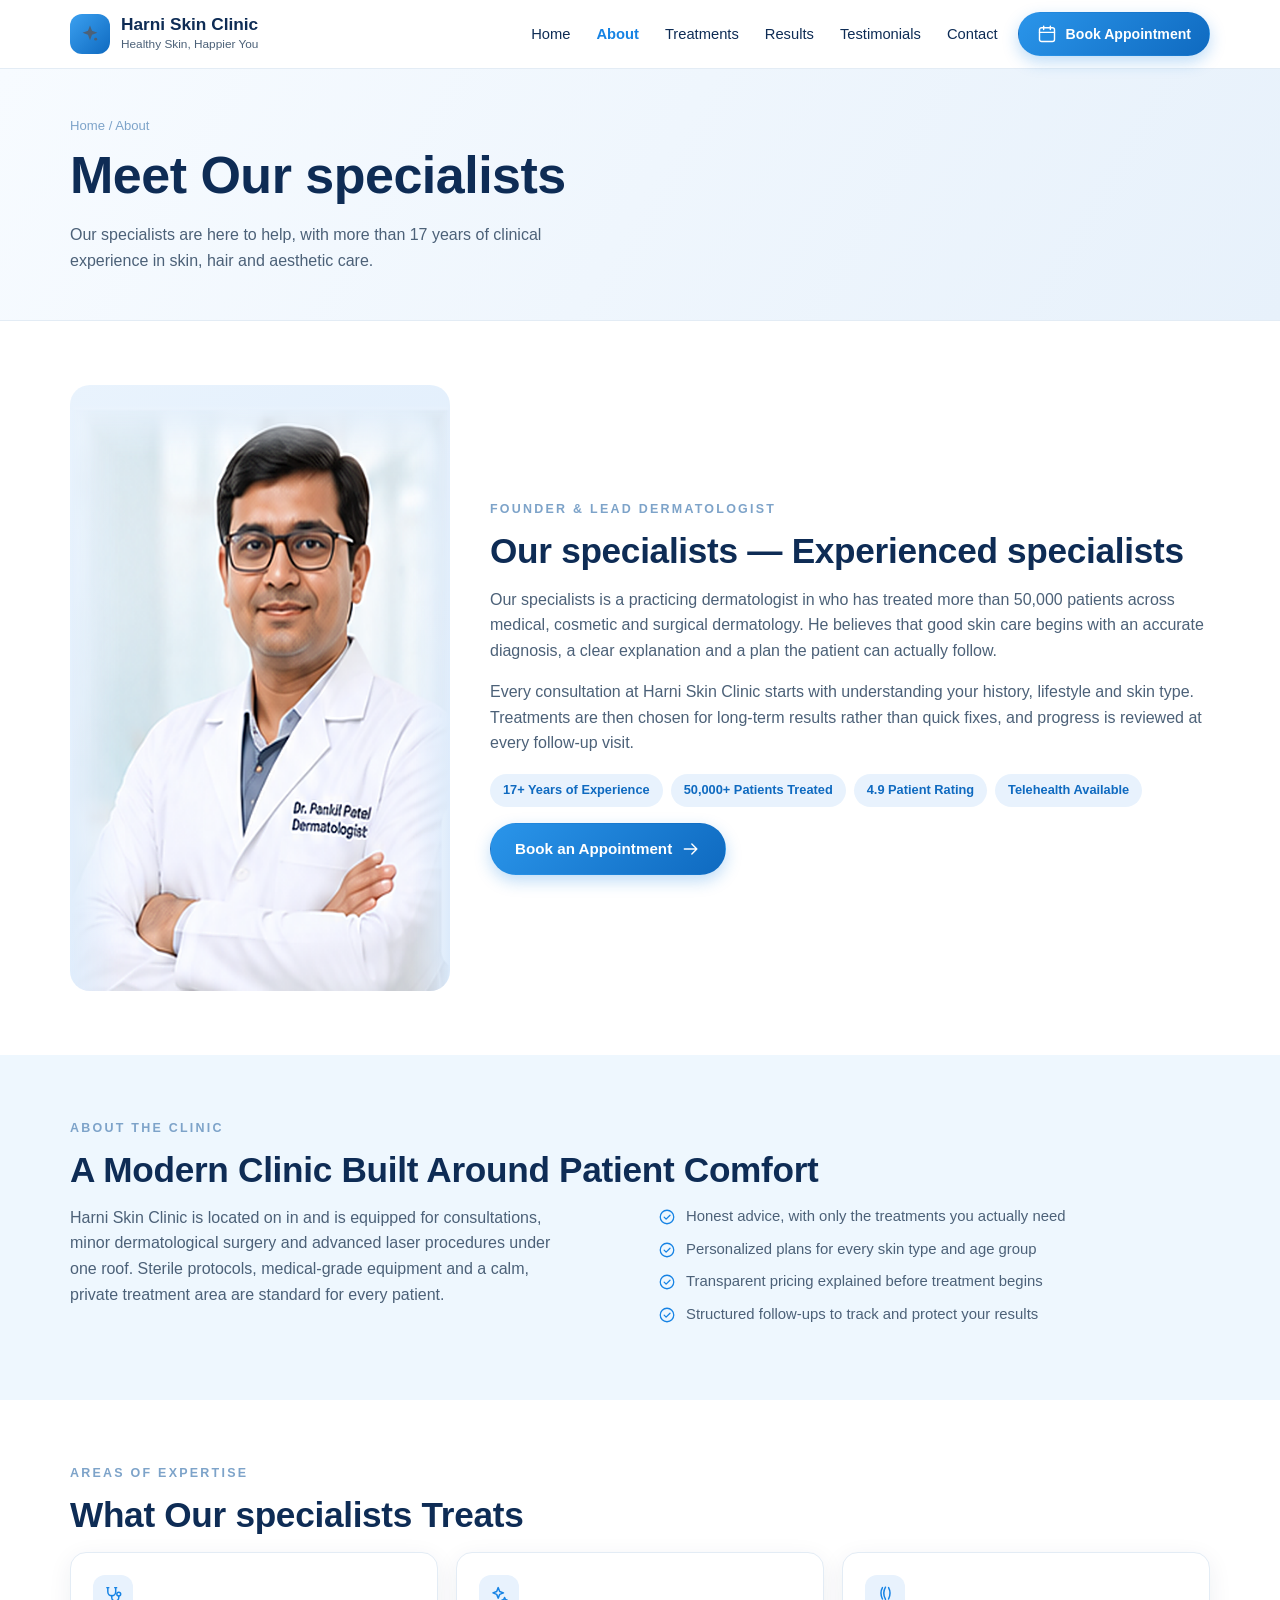
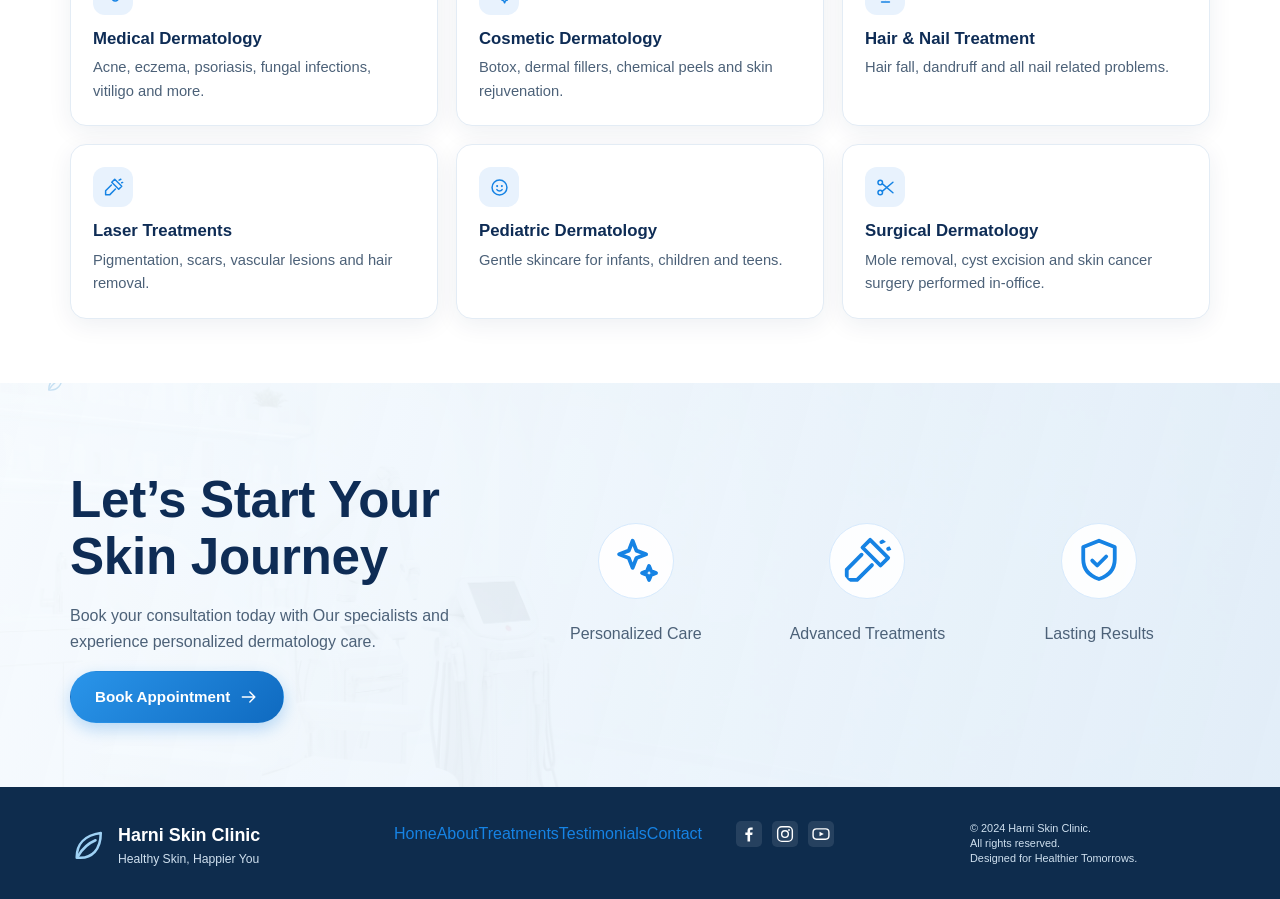
<file: harni-skin-clinic/about.html>
﻿<!DOCTYPE html>
<html lang="en">
<head>
<meta charset="UTF-8">
<meta name="viewport" content="width=device-width, initial-scale=1">
<title>About Our specialists | Harni Skin Clinic</title>
<meta name="description" content="Meet Our specialists (Experienced specialists), founder of Harni Skin Clinic, , with 17+ years of experience in medical, cosmetic and surgical dermatology.">
<link rel="stylesheet" href="css/style.css">
</head>
<body>
<svg class="sr-only" aria-hidden="true" focusable="false" xmlns="http://www.w3.org/2000/svg"><defs>
<symbol id="i-logo" viewBox="0 0 24 24"><path d="M12 2.6l2.2 5.9 5.9 2.2-5.9 2.2-2.2 5.9-2.2-5.9-5.9-2.2 5.9-2.2z" fill="currentColor" stroke="none"/><circle cx="18.2" cy="17.6" r="1.6" fill="currentColor" stroke="none"/></symbol>
<symbol id="i-leaf" viewBox="0 0 24 24"><path d="M4.5 20c0-8.5 5.2-14.5 16-16 0 11.5-6.2 16.5-13.5 16.5H4.5z"/><path d="M5.5 19.2c3-5.2 7.2-8.6 11.5-10.4"/></symbol>
<symbol id="i-calendar" viewBox="0 0 24 24"><rect x="3" y="4.5" width="18" height="16.5" rx="2.5"/><path d="M8 2.5v4M16 2.5v4M3 10h18"/></symbol>
<symbol id="i-phone" viewBox="0 0 24 24"><path d="M7 3h3l2 5-2.5 1.5a11 11 0 005 5L16 12l5 2v3a2 2 0 01-2 2A16 16 0 013 5a2 2 0 012-2z"/></symbol>
<symbol id="i-wa" viewBox="0 0 24 24"><circle cx="12.4" cy="11.6" r="8.3"/><path d="M5.9 17.5L3.2 21.2l4.4-1.5"/><path d="M9.3 8.4c.3 0 .6.2.7.5l.6 1.4c.1.3 0 .6-.2.8l-.6.5c.5 1 1.3 1.8 2.3 2.3l.5-.6c.2-.2.5-.3.8-.2l1.4.6c.3.1.5.4.5.7 0 1-.8 1.8-1.8 1.7a6.6 6.6 0 01-5.9-5.9c-.1-1 .7-1.8 1.7-1.8z"/></symbol>
<symbol id="i-arrow" viewBox="0 0 24 24"><path d="M4 12h15M13 6l6 6-6 6"/></symbol>
<symbol id="i-user-circle" viewBox="0 0 24 24"><circle cx="12" cy="12" r="9"/><circle cx="12" cy="10" r="3"/><path d="M6.5 19a6 6 0 0111 0"/></symbol>
<symbol id="i-hair" viewBox="0 0 24 24"><path d="M8.5 3c-2.2 4-2.2 8.5 0 13M12 2.5c-2.6 4.5-2.6 9.5 0 14M15.5 3c2.2 4 2.2 8.5 0 13"/><path d="M7.5 19.5h9"/></symbol>
<symbol id="i-shield" viewBox="0 0 24 24"><path d="M12 3l7 2.8v5.4c0 4.4-2.9 7.4-7 8.8-4.1-1.4-7-4.4-7-8.8V5.8z"/><path d="M9 11.8l2.2 2.2 4-4"/></symbol>
<symbol id="i-users" viewBox="0 0 24 24"><circle cx="9.2" cy="9" r="3.2"/><path d="M3.5 19a5.7 5.7 0 0111.4 0"/><path d="M16.2 6.4a3.2 3.2 0 010 5.2M17.3 14.4a5.7 5.7 0 013.2 4.6"/></symbol>
<symbol id="i-star-line" viewBox="0 0 24 24"><path d="M12 3.4l2.6 5.3 5.9.9-4.3 4.1 1 5.9-5.2-2.8-5.2 2.8 1-5.9-4.3-4.1 5.9-.9z"/></symbol>
<symbol id="i-star" viewBox="0 0 24 24"><path d="M12 3.4l2.6 5.3 5.9.9-4.3 4.1 1 5.9-5.2-2.8-5.2 2.8 1-5.9-4.3-4.1 5.9-.9z" fill="currentColor" stroke="none"/></symbol>
<symbol id="i-pin" viewBox="0 0 24 24"><path d="M12 21s7-6.2 7-11a7 7 0 10-14 0c0 4.8 7 11 7 11z"/><circle cx="12" cy="10" r="2.5"/></symbol>
<symbol id="i-screen" viewBox="0 0 24 24"><rect x="2.5" y="4" width="19" height="13" rx="2.5"/><path d="M8 21h8M12 17v4M10 10.5h4M12 8.5v4"/></symbol>
<symbol id="i-stethoscope" viewBox="0 0 24 24"><path d="M5.5 3v4.8a4.5 4.5 0 009 0V3"/><path d="M10 12v2.4a4 4 0 008 0v-1.7"/><circle cx="18" cy="10.4" r="2.2"/><path d="M4.4 3h2.2M13.4 3h2.2"/></symbol>
<symbol id="i-sparkles" viewBox="0 0 24 24"><path d="M10.5 3l1.7 4.4 4.3 1.6-4.3 1.7-1.7 4.3-1.7-4.3L4.5 9l4.3-1.6z"/><path d="M17.8 14.2l.9 2.2 2.2.9-2.2.9-.9 2.2-.9-2.2-2.2-.9 2.2-.9z"/></symbol>
<symbol id="i-laser" viewBox="0 0 24 24"><path d="M13.4 2.6l8 8-3.4 3.4-8-8z"/><path d="M9.6 9.2L3 15.8v4.6h4.6l6.6-6.6"/><path d="M18.4 3.6l2-1M21.4 6.6l1.1-.4"/></symbol>
<symbol id="i-baby" viewBox="0 0 24 24"><circle cx="12" cy="12" r="8.5"/><path d="M9.3 10.4h.01M14.7 10.4h.01" stroke-width="2.4"/><path d="M9 14.4a3.6 3.6 0 006 0"/></symbol>
<symbol id="i-scissors" viewBox="0 0 24 24"><circle cx="6" cy="6.2" r="2.6"/><circle cx="6" cy="17.8" r="2.6"/><path d="M8.2 7.6L20.5 18M8.2 16.4L20.5 6"/></symbol>
<symbol id="i-clock" viewBox="0 0 24 24"><circle cx="12" cy="12" r="9"/><path d="M12 7v5.3l3.4 2"/></symbol>
<symbol id="i-mail" viewBox="0 0 24 24"><rect x="2.5" y="5" width="19" height="14" rx="2.5"/><path d="M3.5 7.5l8.5 5.6 8.5-5.6"/></symbol>
<symbol id="i-lock" viewBox="0 0 24 24"><rect x="4.5" y="10.5" width="15" height="9.5" rx="2.5"/><path d="M8 10.5V8a4 4 0 018 0v2.5"/></symbol>
<symbol id="i-check" viewBox="0 0 24 24"><circle cx="12" cy="12" r="9"/><path d="M8.2 12.2l2.6 2.6 5.2-5.2"/></symbol>
<symbol id="i-message" viewBox="0 0 24 24"><path d="M20 4.5H4A1.5 1.5 0 002.5 6v9A1.5 1.5 0 004 16.5h3v4.2l4.4-4.2H20a1.5 1.5 0 001.5-1.5V6A1.5 1.5 0 0020 4.5z"/></symbol>
<symbol id="i-user" viewBox="0 0 24 24"><circle cx="12" cy="8.5" r="3.8"/><path d="M4.8 20a7.2 7.2 0 0114.4 0"/></symbol>
<symbol id="i-chev-down" viewBox="0 0 24 24"><path d="M6 9.5l6 6 6-6"/></symbol>
<symbol id="i-chev-left" viewBox="0 0 24 24"><path d="M14.5 5.5l-6 6.5 6 6.5"/></symbol>
<symbol id="i-chev-right" viewBox="0 0 24 24"><path d="M9.5 5.5l6 6.5-6 6.5"/></symbol>
<symbol id="i-menu" viewBox="0 0 24 24"><path d="M4 7h16M4 12h16M4 17h16"/></symbol>
<symbol id="i-fb" viewBox="0 0 24 24"><path d="M13.3 21v-7.7h2.6l.4-3h-3V8.4c0-.9.3-1.5 1.5-1.5h1.6V4.2c-.3 0-1.2-.1-2.3-.1-2.3 0-3.9 1.4-3.9 4v2.2H7.6v3h2.6V21z" fill="currentColor" stroke="none"/></symbol>
<symbol id="i-ig" viewBox="0 0 24 24"><rect x="3.2" y="3.2" width="17.6" height="17.6" rx="5"/><circle cx="12" cy="12" r="4"/><circle cx="16.8" cy="7.2" r="1.1" fill="currentColor" stroke="none"/></symbol>
<symbol id="i-yt" viewBox="0 0 24 24"><rect x="2.5" y="5.8" width="19" height="12.4" rx="4"/><path d="M10.2 9.4l5.2 2.6-5.2 2.6z" fill="currentColor" stroke="none"/></symbol>
</defs></svg>
<header class="site-header">
<div class="container header-inner">
<a class="logo" href="index.html" aria-label="Harni Skin Clinic home">
<span class="logo-mark"><svg class="i" aria-hidden="true"><use href="#i-logo"></use></svg></span>
<span><b>Harni Skin Clinic</b><span>Healthy Skin, Happier You</span></span></a>
<nav class="nav" id="nav" aria-label="Main navigation"><ul><li><a href="index.html">Home</a></li><li><a href="about.html" class="active" aria-current="page">About</a></li><li><a href="treatments.html">Treatments</a></li><li><a href="results.html">Results</a></li><li><a href="testimonials.html">Testimonials</a></li><li><a href="contact.html">Contact</a></li></ul></nav>
<a class="btn btn-primary btn-sm header-cta" href="appointment.html"><svg class="i" aria-hidden="true"><use href="#i-calendar"></use></svg> Book Appointment</a>
<button class="nav-toggle" id="navToggle" type="button" aria-expanded="false" aria-controls="nav" aria-label="Open menu"><svg class="i" aria-hidden="true"><use href="#i-menu"></use></svg></button>
</div></header>
<main>
<section class="page-head"><div class="container">
<p class="crumb"><a href="index.html">Home</a> / About</p>
<h1>Meet Our specialists</h1><p class="lead mt">Our specialists are here to help, with more than 17 years of clinical experience in skin, hair and aesthetic care.</p></div></section><section class="section"><div class="container about-grid">
<div class="about-photo"><img src="assets/images/doctor.png" alt="Our specialists at Harni Skin Clinic in " width="443" height="588" loading="lazy"></div>
<div><p class="eyebrow">Founder &amp; Lead Dermatologist</p>
<h2 class="section-title">Our specialists &mdash; Experienced specialists</h2>
<p>Our specialists is a practicing dermatologist in who has treated more than 50,000 patients across
medical, cosmetic and surgical dermatology. He believes that good skin care begins with an accurate diagnosis,
a clear explanation and a plan the patient can actually follow.</p>
<p class="mt">Every consultation at Harni Skin Clinic starts with understanding your history, lifestyle and skin type.
Treatments are then chosen for long-term results rather than quick fixes, and progress is reviewed at every follow-up visit.</p>
<div class="tags"><span class="tag">17+ Years of Experience</span><span class="tag">50,000+ Patients Treated</span>
<span class="tag">4.9 Patient Rating</span><span class="tag">Telehealth Available</span></div>
<p class="mt"><a class="btn btn-primary" href="appointment.html">Book an Appointment <svg class="i" aria-hidden="true"><use href="#i-arrow"></use></svg></a></p></div>
</div></section><section class="section section-light"><div class="container">
<p class="eyebrow">About the Clinic</p><h2 class="section-title">A Modern Clinic Built Around Patient Comfort</h2>
<div class="grid grid-2 grid-wide">
<p class="lead">Harni Skin Clinic is located on in and is equipped for consultations,
minor dermatological surgery and advanced laser procedures under one roof. Sterile protocols, medical-grade
equipment and a calm, private treatment area are standard for every patient.</p>
<ul class="list">
<li><svg class="i" aria-hidden="true"><use href="#i-check"></use></svg> Honest advice, with only the treatments you actually need</li>
<li><svg class="i" aria-hidden="true"><use href="#i-check"></use></svg> Personalized plans for every skin type and age group</li>
<li><svg class="i" aria-hidden="true"><use href="#i-check"></use></svg> Transparent pricing explained before treatment begins</li>
<li><svg class="i" aria-hidden="true"><use href="#i-check"></use></svg> Structured follow-ups to track and protect your results</li>
</ul></div></div></section><section class="section"><div class="container">
<p class="eyebrow">Areas of Expertise</p><h2 class="section-title">What Our specialists Treats</h2>
<div class="treatments-grid mt"><a class="card card-hover" href="treatments.html"><span class="badge"><svg class="i" aria-hidden="true"><use href="#i-stethoscope"></use></svg></span><h3>Medical Dermatology</h3><p>Acne, eczema, psoriasis, fungal infections, vitiligo and more.</p></a><a class="card card-hover" href="treatments.html"><span class="badge"><svg class="i" aria-hidden="true"><use href="#i-sparkles"></use></svg></span><h3>Cosmetic Dermatology</h3><p>Botox, dermal fillers, chemical peels and skin rejuvenation.</p></a><a class="card card-hover" href="treatments.html"><span class="badge"><svg class="i" aria-hidden="true"><use href="#i-hair"></use></svg></span><h3>Hair &amp; Nail Treatment</h3><p>Hair fall, dandruff and all nail related problems.</p></a><a class="card card-hover" href="treatments.html"><span class="badge"><svg class="i" aria-hidden="true"><use href="#i-laser"></use></svg></span><h3>Laser Treatments</h3><p>Pigmentation, scars, vascular lesions and hair removal.</p></a><a class="card card-hover" href="treatments.html"><span class="badge"><svg class="i" aria-hidden="true"><use href="#i-baby"></use></svg></span><h3>Pediatric Dermatology</h3><p>Gentle skincare for infants, children and teens.</p></a><a class="card card-hover" href="treatments.html"><span class="badge"><svg class="i" aria-hidden="true"><use href="#i-scissors"></use></svg></span><h3>Surgical Dermatology</h3><p>Mole removal, cyst excision and skin cancer surgery performed in-office.</p></a></div></div></section><section class="cta">
<svg class="i cta-leaf" aria-hidden="true"><use href="#i-leaf"></use></svg>
<div class="container cta-grid">
<div><h2>Let&rsquo;s Start Your Skin Journey</h2>
<p class="lead">Book your consultation today with Our specialists and experience personalized dermatology care.</p><p class="mt"><a class="btn btn-primary" href="appointment.html">Book Appointment <svg class="i" aria-hidden="true"><use href="#i-arrow"></use></svg></a></p></div>
<div class="cta-points">
<div><svg class="i" aria-hidden="true"><use href="#i-sparkles"></use></svg> Personalized Care</div><div><svg class="i" aria-hidden="true"><use href="#i-laser"></use></svg> Advanced Treatments</div><div><svg class="i" aria-hidden="true"><use href="#i-shield"></use></svg> Lasting Results</div>
</div></div></section>
</main>
<footer class="site-footer">
<div class="container footer-inner">
<div class="footer-logo"><svg class="i" aria-hidden="true"><use href="#i-leaf"></use></svg><span><b>Harni Skin Clinic</b><span>Healthy Skin, Happier You</span></span></div>
<nav class="footer-nav" aria-label="Footer navigation"><a href="index.html">Home</a><a href="about.html" class="active" aria-current="page">About</a><a href="treatments.html">Treatments</a><a href="testimonials.html">Testimonials</a><a href="contact.html">Contact</a></nav>
<div class="social">
<a href="https://www.facebook.com/" target="_blank" rel="noopener" aria-label="Facebook"><svg class="i" aria-hidden="true"><use href="#i-fb"></use></svg></a>
<a href="https://www.instagram.com/" target="_blank" rel="noopener" aria-label="Instagram"><svg class="i" aria-hidden="true"><use href="#i-ig"></use></svg></a>
<a href="https://www.youtube.com/" target="_blank" rel="noopener" aria-label="YouTube"><svg class="i" aria-hidden="true"><use href="#i-yt"></use></svg></a></div>
<p class="copyright">&copy; 2024 Harni Skin Clinic.<br>All rights reserved.<br>Designed for Healthier Tomorrows.</p>
</div></footer>
<div class="mobile-bar">
<a class="btn btn-primary" href="appointment.html"><svg class="i" aria-hidden="true"><use href="#i-phone"></use></svg><span>Book Visit</span></a>
<a class="btn btn-wa" href="appointment.html" target="_blank" rel="noopener"><svg class="i" aria-hidden="true"><use href="#i-wa"></use></svg><span>Consultation</span></a>
<a class="btn btn-primary" href="appointment.html"><svg class="i" aria-hidden="true"><use href="#i-calendar"></use></svg><span>Book Appointment</span></a>
</div>
<script src="js/script.js" defer></script>
</body>
</html>
</file>
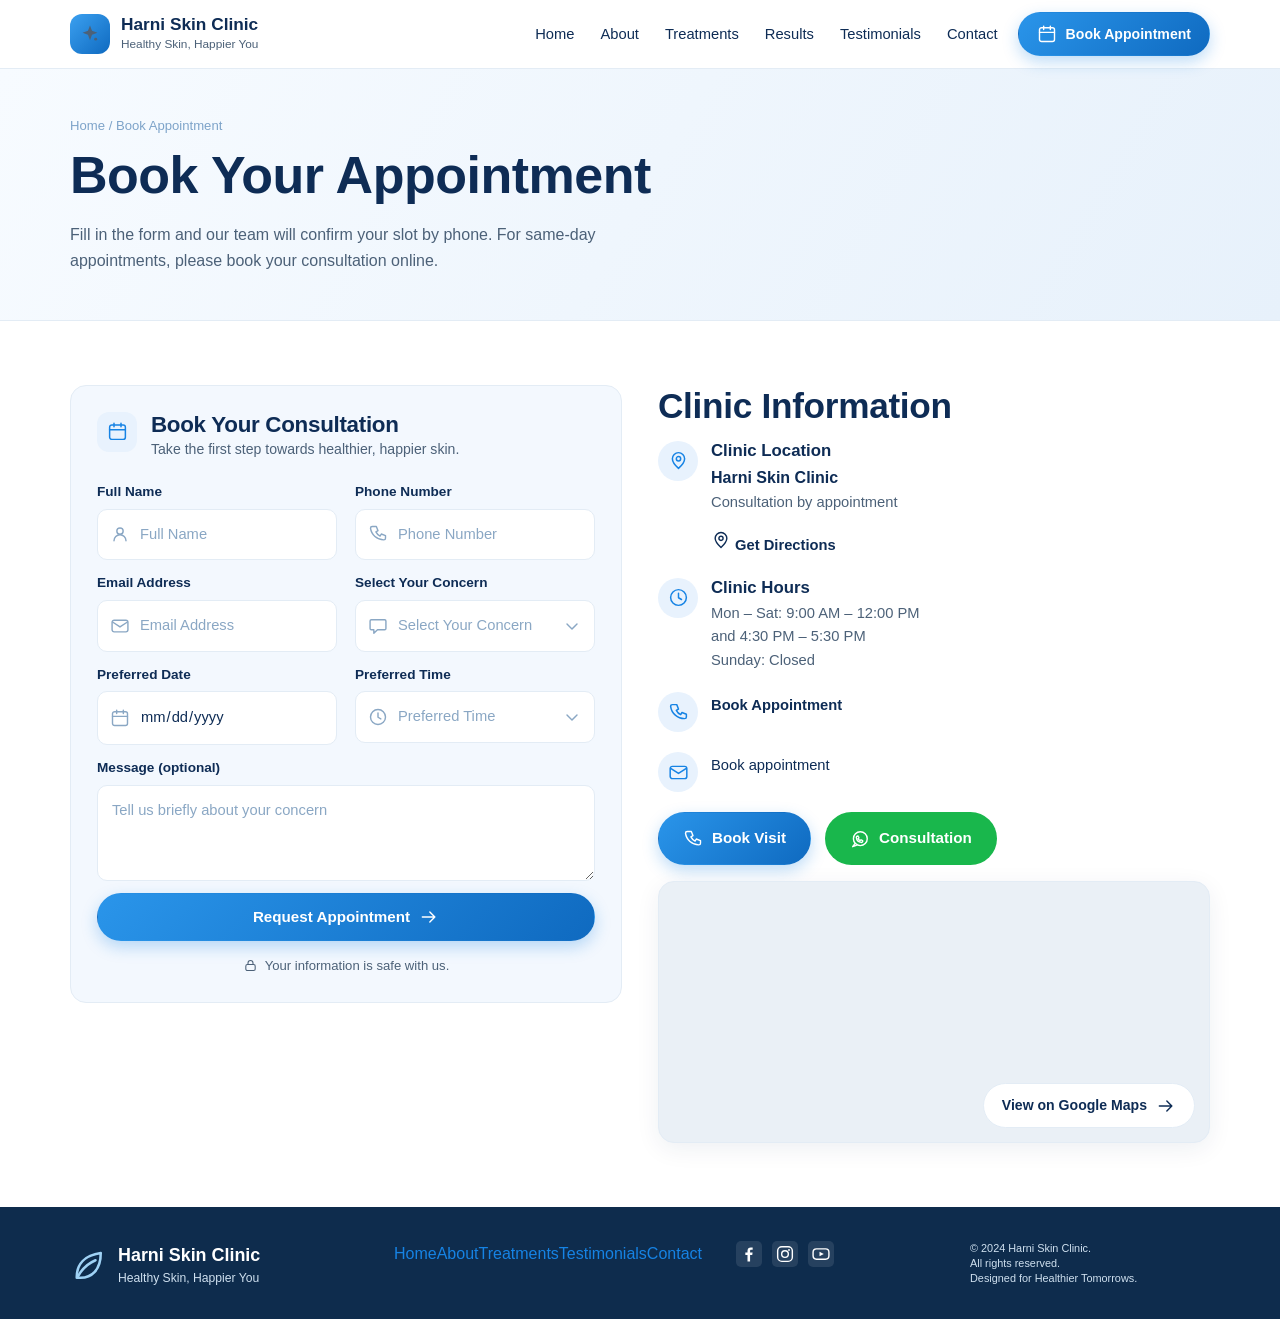
<file: harni-skin-clinic/appointment.html>
﻿<!DOCTYPE html>
<html lang="en">
<head>
<meta charset="UTF-8">
<meta name="viewport" content="width=device-width, initial-scale=1">
<title>Book Appointment | Harni Skin Clinic</title>
<meta name="description" content="Book a dermatology appointment with Our specialists at Harni Skin Clinic, . Choose your concern and preferred date and time online.">
<link rel="stylesheet" href="css/style.css">
</head>
<body>
<svg class="sr-only" aria-hidden="true" focusable="false" xmlns="http://www.w3.org/2000/svg"><defs>
<symbol id="i-logo" viewBox="0 0 24 24"><path d="M12 2.6l2.2 5.9 5.9 2.2-5.9 2.2-2.2 5.9-2.2-5.9-5.9-2.2 5.9-2.2z" fill="currentColor" stroke="none"/><circle cx="18.2" cy="17.6" r="1.6" fill="currentColor" stroke="none"/></symbol>
<symbol id="i-leaf" viewBox="0 0 24 24"><path d="M4.5 20c0-8.5 5.2-14.5 16-16 0 11.5-6.2 16.5-13.5 16.5H4.5z"/><path d="M5.5 19.2c3-5.2 7.2-8.6 11.5-10.4"/></symbol>
<symbol id="i-calendar" viewBox="0 0 24 24"><rect x="3" y="4.5" width="18" height="16.5" rx="2.5"/><path d="M8 2.5v4M16 2.5v4M3 10h18"/></symbol>
<symbol id="i-phone" viewBox="0 0 24 24"><path d="M7 3h3l2 5-2.5 1.5a11 11 0 005 5L16 12l5 2v3a2 2 0 01-2 2A16 16 0 013 5a2 2 0 012-2z"/></symbol>
<symbol id="i-wa" viewBox="0 0 24 24"><circle cx="12.4" cy="11.6" r="8.3"/><path d="M5.9 17.5L3.2 21.2l4.4-1.5"/><path d="M9.3 8.4c.3 0 .6.2.7.5l.6 1.4c.1.3 0 .6-.2.8l-.6.5c.5 1 1.3 1.8 2.3 2.3l.5-.6c.2-.2.5-.3.8-.2l1.4.6c.3.1.5.4.5.7 0 1-.8 1.8-1.8 1.7a6.6 6.6 0 01-5.9-5.9c-.1-1 .7-1.8 1.7-1.8z"/></symbol>
<symbol id="i-arrow" viewBox="0 0 24 24"><path d="M4 12h15M13 6l6 6-6 6"/></symbol>
<symbol id="i-user-circle" viewBox="0 0 24 24"><circle cx="12" cy="12" r="9"/><circle cx="12" cy="10" r="3"/><path d="M6.5 19a6 6 0 0111 0"/></symbol>
<symbol id="i-hair" viewBox="0 0 24 24"><path d="M8.5 3c-2.2 4-2.2 8.5 0 13M12 2.5c-2.6 4.5-2.6 9.5 0 14M15.5 3c2.2 4 2.2 8.5 0 13"/><path d="M7.5 19.5h9"/></symbol>
<symbol id="i-shield" viewBox="0 0 24 24"><path d="M12 3l7 2.8v5.4c0 4.4-2.9 7.4-7 8.8-4.1-1.4-7-4.4-7-8.8V5.8z"/><path d="M9 11.8l2.2 2.2 4-4"/></symbol>
<symbol id="i-users" viewBox="0 0 24 24"><circle cx="9.2" cy="9" r="3.2"/><path d="M3.5 19a5.7 5.7 0 0111.4 0"/><path d="M16.2 6.4a3.2 3.2 0 010 5.2M17.3 14.4a5.7 5.7 0 013.2 4.6"/></symbol>
<symbol id="i-star-line" viewBox="0 0 24 24"><path d="M12 3.4l2.6 5.3 5.9.9-4.3 4.1 1 5.9-5.2-2.8-5.2 2.8 1-5.9-4.3-4.1 5.9-.9z"/></symbol>
<symbol id="i-star" viewBox="0 0 24 24"><path d="M12 3.4l2.6 5.3 5.9.9-4.3 4.1 1 5.9-5.2-2.8-5.2 2.8 1-5.9-4.3-4.1 5.9-.9z" fill="currentColor" stroke="none"/></symbol>
<symbol id="i-pin" viewBox="0 0 24 24"><path d="M12 21s7-6.2 7-11a7 7 0 10-14 0c0 4.8 7 11 7 11z"/><circle cx="12" cy="10" r="2.5"/></symbol>
<symbol id="i-screen" viewBox="0 0 24 24"><rect x="2.5" y="4" width="19" height="13" rx="2.5"/><path d="M8 21h8M12 17v4M10 10.5h4M12 8.5v4"/></symbol>
<symbol id="i-stethoscope" viewBox="0 0 24 24"><path d="M5.5 3v4.8a4.5 4.5 0 009 0V3"/><path d="M10 12v2.4a4 4 0 008 0v-1.7"/><circle cx="18" cy="10.4" r="2.2"/><path d="M4.4 3h2.2M13.4 3h2.2"/></symbol>
<symbol id="i-sparkles" viewBox="0 0 24 24"><path d="M10.5 3l1.7 4.4 4.3 1.6-4.3 1.7-1.7 4.3-1.7-4.3L4.5 9l4.3-1.6z"/><path d="M17.8 14.2l.9 2.2 2.2.9-2.2.9-.9 2.2-.9-2.2-2.2-.9 2.2-.9z"/></symbol>
<symbol id="i-laser" viewBox="0 0 24 24"><path d="M13.4 2.6l8 8-3.4 3.4-8-8z"/><path d="M9.6 9.2L3 15.8v4.6h4.6l6.6-6.6"/><path d="M18.4 3.6l2-1M21.4 6.6l1.1-.4"/></symbol>
<symbol id="i-baby" viewBox="0 0 24 24"><circle cx="12" cy="12" r="8.5"/><path d="M9.3 10.4h.01M14.7 10.4h.01" stroke-width="2.4"/><path d="M9 14.4a3.6 3.6 0 006 0"/></symbol>
<symbol id="i-scissors" viewBox="0 0 24 24"><circle cx="6" cy="6.2" r="2.6"/><circle cx="6" cy="17.8" r="2.6"/><path d="M8.2 7.6L20.5 18M8.2 16.4L20.5 6"/></symbol>
<symbol id="i-clock" viewBox="0 0 24 24"><circle cx="12" cy="12" r="9"/><path d="M12 7v5.3l3.4 2"/></symbol>
<symbol id="i-mail" viewBox="0 0 24 24"><rect x="2.5" y="5" width="19" height="14" rx="2.5"/><path d="M3.5 7.5l8.5 5.6 8.5-5.6"/></symbol>
<symbol id="i-lock" viewBox="0 0 24 24"><rect x="4.5" y="10.5" width="15" height="9.5" rx="2.5"/><path d="M8 10.5V8a4 4 0 018 0v2.5"/></symbol>
<symbol id="i-check" viewBox="0 0 24 24"><circle cx="12" cy="12" r="9"/><path d="M8.2 12.2l2.6 2.6 5.2-5.2"/></symbol>
<symbol id="i-message" viewBox="0 0 24 24"><path d="M20 4.5H4A1.5 1.5 0 002.5 6v9A1.5 1.5 0 004 16.5h3v4.2l4.4-4.2H20a1.5 1.5 0 001.5-1.5V6A1.5 1.5 0 0020 4.5z"/></symbol>
<symbol id="i-user" viewBox="0 0 24 24"><circle cx="12" cy="8.5" r="3.8"/><path d="M4.8 20a7.2 7.2 0 0114.4 0"/></symbol>
<symbol id="i-chev-down" viewBox="0 0 24 24"><path d="M6 9.5l6 6 6-6"/></symbol>
<symbol id="i-chev-left" viewBox="0 0 24 24"><path d="M14.5 5.5l-6 6.5 6 6.5"/></symbol>
<symbol id="i-chev-right" viewBox="0 0 24 24"><path d="M9.5 5.5l6 6.5-6 6.5"/></symbol>
<symbol id="i-menu" viewBox="0 0 24 24"><path d="M4 7h16M4 12h16M4 17h16"/></symbol>
<symbol id="i-fb" viewBox="0 0 24 24"><path d="M13.3 21v-7.7h2.6l.4-3h-3V8.4c0-.9.3-1.5 1.5-1.5h1.6V4.2c-.3 0-1.2-.1-2.3-.1-2.3 0-3.9 1.4-3.9 4v2.2H7.6v3h2.6V21z" fill="currentColor" stroke="none"/></symbol>
<symbol id="i-ig" viewBox="0 0 24 24"><rect x="3.2" y="3.2" width="17.6" height="17.6" rx="5"/><circle cx="12" cy="12" r="4"/><circle cx="16.8" cy="7.2" r="1.1" fill="currentColor" stroke="none"/></symbol>
<symbol id="i-yt" viewBox="0 0 24 24"><rect x="2.5" y="5.8" width="19" height="12.4" rx="4"/><path d="M10.2 9.4l5.2 2.6-5.2 2.6z" fill="currentColor" stroke="none"/></symbol>
</defs></svg>
<header class="site-header">
<div class="container header-inner">
<a class="logo" href="index.html" aria-label="Harni Skin Clinic home">
<span class="logo-mark"><svg class="i" aria-hidden="true"><use href="#i-logo"></use></svg></span>
<span><b>Harni Skin Clinic</b><span>Healthy Skin, Happier You</span></span></a>
<nav class="nav" id="nav" aria-label="Main navigation"><ul><li><a href="index.html">Home</a></li><li><a href="about.html">About</a></li><li><a href="treatments.html">Treatments</a></li><li><a href="results.html">Results</a></li><li><a href="testimonials.html">Testimonials</a></li><li><a href="contact.html">Contact</a></li></ul></nav>
<a class="btn btn-primary btn-sm header-cta" href="appointment.html"><svg class="i" aria-hidden="true"><use href="#i-calendar"></use></svg> Book Appointment</a>
<button class="nav-toggle" id="navToggle" type="button" aria-expanded="false" aria-controls="nav" aria-label="Open menu"><svg class="i" aria-hidden="true"><use href="#i-menu"></use></svg></button>
</div></header>
<main>
<section class="page-head"><div class="container">
<p class="crumb"><a href="index.html">Home</a> / Book Appointment</p>
<h1>Book Your Appointment</h1><p class="lead mt">Fill in the form and our team will confirm your slot by phone. For same-day appointments, please book your consultation online.</p></div></section><section class="section"><div class="container grid grid-2 grid-wide">
<div class="panel">
<div class="form-head"><span class="badge"><svg class="i" aria-hidden="true"><use href="#i-calendar"></use></svg></span><div><h2>Book Your Consultation</h2>
<p>Take the first step towards healthier, happier skin.</p></div></div>
<div class="alert" id="apptSuccess" role="status"><svg class="i" aria-hidden="true"><use href="#i-check"></use></svg><span>Thank you! Your appointment request has been submitted successfully.</span></div>
<form data-form="apptSuccess" data-endpoint="/api/appointments" novalidate>
<div class="grid grid-2 grid-tight"><div class="field"><label for="aName">Full Name</label>
<div class="input-wrap"><svg class="i" aria-hidden="true"><use href="#i-user"></use></svg><input id="aName" name="name" type="text" placeholder="Full Name" autocomplete="name" required></div><span class="error" role="alert"></span></div><div class="field"><label for="aPhone">Phone Number</label>
<div class="input-wrap"><svg class="i" aria-hidden="true"><use href="#i-phone"></use></svg><input id="aPhone" name="phone" type="tel" placeholder="Phone Number" autocomplete="tel" required></div><span class="error" role="alert"></span></div></div>
<div class="grid grid-2 grid-tight"><div class="field"><label for="aEmail">Email Address</label>
<div class="input-wrap"><svg class="i" aria-hidden="true"><use href="#i-mail"></use></svg><input id="aEmail" name="email" type="email" placeholder="Email Address" autocomplete="email" required></div><span class="error" role="alert"></span></div><div class="field"><label for="aConcern">Select Your Concern</label>
<div class="input-wrap"><svg class="i" aria-hidden="true"><use href="#i-message"></use></svg><select id="aConcern" name="concern" required><option value="" selected disabled>Select Your Concern</option><option value="Acne & Acne Scars">Acne &amp; Acne Scars</option><option value="Pigmentation & Melasma">Pigmentation &amp; Melasma</option><option value="Hair Fall & Dandruff">Hair Fall &amp; Dandruff</option><option value="Eczema, Psoriasis & Allergies">Eczema, Psoriasis &amp; Allergies</option><option value="Laser Treatment">Laser Treatment</option><option value="Anti-Ageing & Cosmetic">Anti-Ageing &amp; Cosmetic</option><option value="Child Skin Care">Child Skin Care</option><option value="Mole, Wart or Cyst Removal">Mole, Wart or Cyst Removal</option><option value="Other Concern">Other Concern</option></select><svg class="i chev" aria-hidden="true"><use href="#i-chev-down"></use></svg></div><span class="error" role="alert"></span></div></div>
<div class="grid grid-2 grid-tight"><div class="field"><label for="aDate">Preferred Date</label>
<div class="input-wrap"><svg class="i" aria-hidden="true"><use href="#i-calendar"></use></svg><input id="aDate" name="date" type="date" required></div><span class="error" role="alert"></span></div><div class="field"><label for="aTime">Preferred Time</label>
<div class="input-wrap"><svg class="i" aria-hidden="true"><use href="#i-clock"></use></svg><select id="aTime" name="time" required><option value="" selected disabled>Preferred Time</option><option value="9:00 AM - 10:00 AM">9:00 AM &ndash; 10:00 AM</option><option value="10:00 AM - 11:00 AM">10:00 AM &ndash; 11:00 AM</option><option value="11:00 AM - 12:00 PM">11:00 AM &ndash; 12:00 PM</option><option value="4:30 PM - 5:00 PM">4:30 PM &ndash; 5:00 PM</option><option value="5:00 PM - 5:30 PM">5:00 PM &ndash; 5:30 PM</option></select><svg class="i chev" aria-hidden="true"><use href="#i-chev-down"></use></svg></div><span class="error" role="alert"></span></div></div>
<div class="field"><label for="aMessage">Message (optional)</label>
<div class="input-wrap"><textarea id="aMessage" name="message" placeholder="Tell us briefly about your concern"></textarea></div><span class="error" role="alert"></span></div>
<button class="btn btn-primary btn-block" type="submit">Request Appointment <svg class="i" aria-hidden="true"><use href="#i-arrow"></use></svg></button>
<p class="form-note"><svg class="i" aria-hidden="true"><use href="#i-lock"></use></svg> Your information is safe with us.</p></form></div>
<div><h2 class="section-title">Clinic Information</h2><div>
<div class="info-item"><span class="badge badge-round"><svg class="i" aria-hidden="true"><use href="#i-pin"></use></svg></span><div><h3>Clinic Location</h3>
<b>Harni Skin Clinic</b><p>Consultation by appointment</p>
<p class="mt"><a class="btn-ghost" href="https://www.google.com/maps/dir/?api=1&destination=Harni+Skin+Clinic%2C+Vraj+Complex%2C+Harni+Airport+Road%2C+%2C+Gujarat" target="_blank" rel="noopener"><svg class="i" aria-hidden="true"><use href="#i-pin"></use></svg> Get Directions</a></p></div></div></div>
<div>
<div class="info-item"><span class="badge badge-round"><svg class="i" aria-hidden="true"><use href="#i-clock"></use></svg></span><div><h3>Clinic Hours</h3>
<p>Mon &ndash; Sat: 9:00 AM &ndash; 12:00 PM<br>and 4:30 PM &ndash; 5:30 PM<br>Sunday: Closed</p></div></div>
<div class="info-item"><span class="badge badge-round"><svg class="i" aria-hidden="true"><use href="#i-phone"></use></svg></span><div><b><a href="appointment.html">Book Appointment</a></b></div></div>
<div class="info-item"><span class="badge badge-round"><svg class="i" aria-hidden="true"><use href="#i-mail"></use></svg></span><div><a href="appointment.html">Book appointment</a></div></div></div>
<div class="btn-row mt"><a class="btn btn-primary" href="appointment.html"><svg class="i" aria-hidden="true"><use href="#i-phone"></use></svg> Book Visit</a>
<a class="btn btn-wa" href="appointment.html" target="_blank" rel="noopener"><svg class="i" aria-hidden="true"><use href="#i-wa"></use></svg> Consultation</a></div>
<div class="map mt"><iframe src="https://www.google.com/maps?q=Harni+Airport+Road%2C+Harni%2C+%2C+Gujarat&output=embed" title="Map showing Harni Skin Clinic, , " loading="lazy" referrerpolicy="no-referrer-when-downgrade"></iframe>
<a class="btn btn-outline btn-sm" href="https://www.google.com/maps/search/?api=1&query=Harni+Skin+Clinic%2C+Vraj+Complex%2C+Harni+Airport+Road%2C+%2C+Gujarat" target="_blank" rel="noopener">View on Google Maps <svg class="i" aria-hidden="true"><use href="#i-arrow"></use></svg></a></div></div>
</div></section>
</main>
<footer class="site-footer">
<div class="container footer-inner">
<div class="footer-logo"><svg class="i" aria-hidden="true"><use href="#i-leaf"></use></svg><span><b>Harni Skin Clinic</b><span>Healthy Skin, Happier You</span></span></div>
<nav class="footer-nav" aria-label="Footer navigation"><a href="index.html">Home</a><a href="about.html">About</a><a href="treatments.html">Treatments</a><a href="testimonials.html">Testimonials</a><a href="contact.html">Contact</a></nav>
<div class="social">
<a href="https://www.facebook.com/" target="_blank" rel="noopener" aria-label="Facebook"><svg class="i" aria-hidden="true"><use href="#i-fb"></use></svg></a>
<a href="https://www.instagram.com/" target="_blank" rel="noopener" aria-label="Instagram"><svg class="i" aria-hidden="true"><use href="#i-ig"></use></svg></a>
<a href="https://www.youtube.com/" target="_blank" rel="noopener" aria-label="YouTube"><svg class="i" aria-hidden="true"><use href="#i-yt"></use></svg></a></div>
<p class="copyright">&copy; 2024 Harni Skin Clinic.<br>All rights reserved.<br>Designed for Healthier Tomorrows.</p>
</div></footer>
<div class="mobile-bar">
<a class="btn btn-primary" href="appointment.html"><svg class="i" aria-hidden="true"><use href="#i-phone"></use></svg><span>Book Visit</span></a>
<a class="btn btn-wa" href="appointment.html" target="_blank" rel="noopener"><svg class="i" aria-hidden="true"><use href="#i-wa"></use></svg><span>Consultation</span></a>
<a class="btn btn-primary" href="appointment.html"><svg class="i" aria-hidden="true"><use href="#i-calendar"></use></svg><span>Book Appointment</span></a>
</div>
<script src="js/script.js" defer></script>
</body>
</html>
</file>
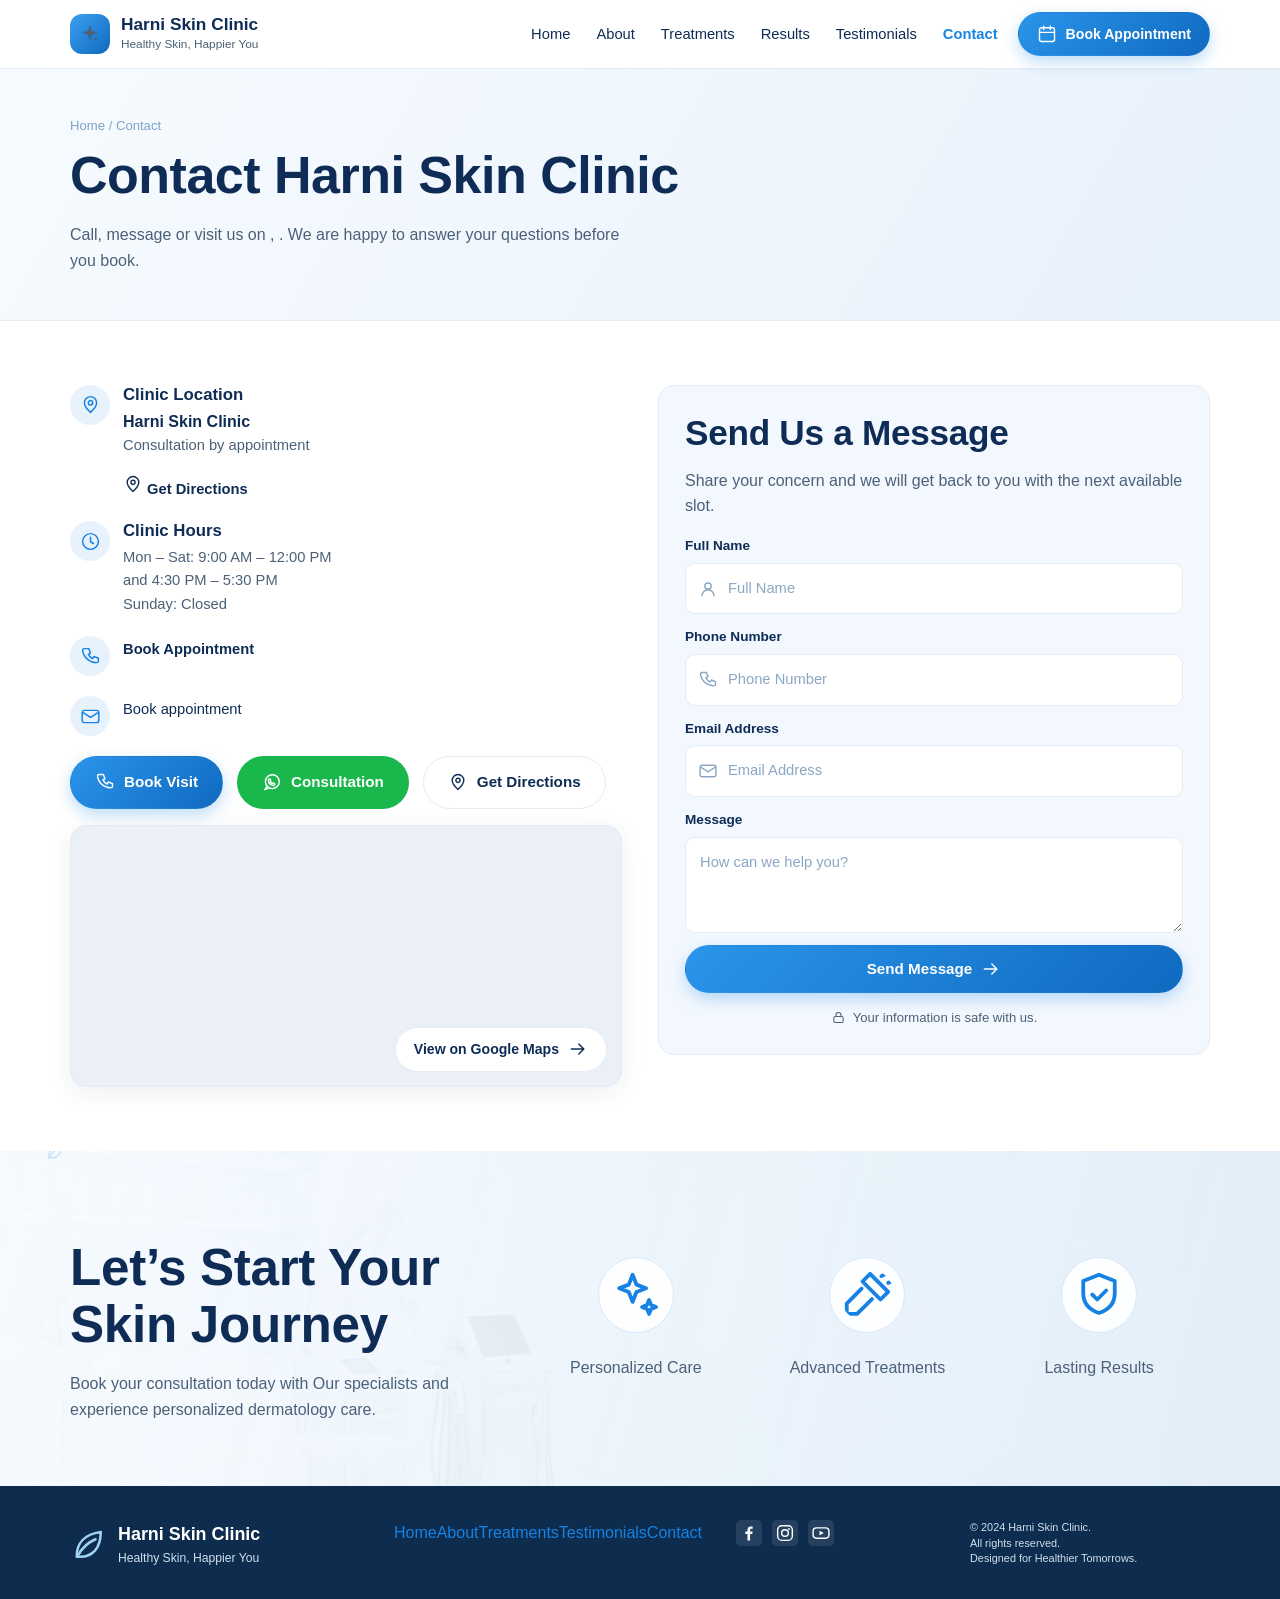
<file: harni-skin-clinic/contact.html>
﻿<!DOCTYPE html>
<html lang="en">
<head>
<meta charset="UTF-8">
<meta name="viewport" content="width=device-width, initial-scale=1">
<title>Contact Harni Skin Clinic | </title>
<meta name="description" content="Contact Harni Skin Clinic, 10 , , . Call Book Appointment, message on Consultation or send an enquiry online.">
<link rel="stylesheet" href="css/style.css">
</head>
<body>
<svg class="sr-only" aria-hidden="true" focusable="false" xmlns="http://www.w3.org/2000/svg"><defs>
<symbol id="i-logo" viewBox="0 0 24 24"><path d="M12 2.6l2.2 5.9 5.9 2.2-5.9 2.2-2.2 5.9-2.2-5.9-5.9-2.2 5.9-2.2z" fill="currentColor" stroke="none"/><circle cx="18.2" cy="17.6" r="1.6" fill="currentColor" stroke="none"/></symbol>
<symbol id="i-leaf" viewBox="0 0 24 24"><path d="M4.5 20c0-8.5 5.2-14.5 16-16 0 11.5-6.2 16.5-13.5 16.5H4.5z"/><path d="M5.5 19.2c3-5.2 7.2-8.6 11.5-10.4"/></symbol>
<symbol id="i-calendar" viewBox="0 0 24 24"><rect x="3" y="4.5" width="18" height="16.5" rx="2.5"/><path d="M8 2.5v4M16 2.5v4M3 10h18"/></symbol>
<symbol id="i-phone" viewBox="0 0 24 24"><path d="M7 3h3l2 5-2.5 1.5a11 11 0 005 5L16 12l5 2v3a2 2 0 01-2 2A16 16 0 013 5a2 2 0 012-2z"/></symbol>
<symbol id="i-wa" viewBox="0 0 24 24"><circle cx="12.4" cy="11.6" r="8.3"/><path d="M5.9 17.5L3.2 21.2l4.4-1.5"/><path d="M9.3 8.4c.3 0 .6.2.7.5l.6 1.4c.1.3 0 .6-.2.8l-.6.5c.5 1 1.3 1.8 2.3 2.3l.5-.6c.2-.2.5-.3.8-.2l1.4.6c.3.1.5.4.5.7 0 1-.8 1.8-1.8 1.7a6.6 6.6 0 01-5.9-5.9c-.1-1 .7-1.8 1.7-1.8z"/></symbol>
<symbol id="i-arrow" viewBox="0 0 24 24"><path d="M4 12h15M13 6l6 6-6 6"/></symbol>
<symbol id="i-user-circle" viewBox="0 0 24 24"><circle cx="12" cy="12" r="9"/><circle cx="12" cy="10" r="3"/><path d="M6.5 19a6 6 0 0111 0"/></symbol>
<symbol id="i-hair" viewBox="0 0 24 24"><path d="M8.5 3c-2.2 4-2.2 8.5 0 13M12 2.5c-2.6 4.5-2.6 9.5 0 14M15.5 3c2.2 4 2.2 8.5 0 13"/><path d="M7.5 19.5h9"/></symbol>
<symbol id="i-shield" viewBox="0 0 24 24"><path d="M12 3l7 2.8v5.4c0 4.4-2.9 7.4-7 8.8-4.1-1.4-7-4.4-7-8.8V5.8z"/><path d="M9 11.8l2.2 2.2 4-4"/></symbol>
<symbol id="i-users" viewBox="0 0 24 24"><circle cx="9.2" cy="9" r="3.2"/><path d="M3.5 19a5.7 5.7 0 0111.4 0"/><path d="M16.2 6.4a3.2 3.2 0 010 5.2M17.3 14.4a5.7 5.7 0 013.2 4.6"/></symbol>
<symbol id="i-star-line" viewBox="0 0 24 24"><path d="M12 3.4l2.6 5.3 5.9.9-4.3 4.1 1 5.9-5.2-2.8-5.2 2.8 1-5.9-4.3-4.1 5.9-.9z"/></symbol>
<symbol id="i-star" viewBox="0 0 24 24"><path d="M12 3.4l2.6 5.3 5.9.9-4.3 4.1 1 5.9-5.2-2.8-5.2 2.8 1-5.9-4.3-4.1 5.9-.9z" fill="currentColor" stroke="none"/></symbol>
<symbol id="i-pin" viewBox="0 0 24 24"><path d="M12 21s7-6.2 7-11a7 7 0 10-14 0c0 4.8 7 11 7 11z"/><circle cx="12" cy="10" r="2.5"/></symbol>
<symbol id="i-screen" viewBox="0 0 24 24"><rect x="2.5" y="4" width="19" height="13" rx="2.5"/><path d="M8 21h8M12 17v4M10 10.5h4M12 8.5v4"/></symbol>
<symbol id="i-stethoscope" viewBox="0 0 24 24"><path d="M5.5 3v4.8a4.5 4.5 0 009 0V3"/><path d="M10 12v2.4a4 4 0 008 0v-1.7"/><circle cx="18" cy="10.4" r="2.2"/><path d="M4.4 3h2.2M13.4 3h2.2"/></symbol>
<symbol id="i-sparkles" viewBox="0 0 24 24"><path d="M10.5 3l1.7 4.4 4.3 1.6-4.3 1.7-1.7 4.3-1.7-4.3L4.5 9l4.3-1.6z"/><path d="M17.8 14.2l.9 2.2 2.2.9-2.2.9-.9 2.2-.9-2.2-2.2-.9 2.2-.9z"/></symbol>
<symbol id="i-laser" viewBox="0 0 24 24"><path d="M13.4 2.6l8 8-3.4 3.4-8-8z"/><path d="M9.6 9.2L3 15.8v4.6h4.6l6.6-6.6"/><path d="M18.4 3.6l2-1M21.4 6.6l1.1-.4"/></symbol>
<symbol id="i-baby" viewBox="0 0 24 24"><circle cx="12" cy="12" r="8.5"/><path d="M9.3 10.4h.01M14.7 10.4h.01" stroke-width="2.4"/><path d="M9 14.4a3.6 3.6 0 006 0"/></symbol>
<symbol id="i-scissors" viewBox="0 0 24 24"><circle cx="6" cy="6.2" r="2.6"/><circle cx="6" cy="17.8" r="2.6"/><path d="M8.2 7.6L20.5 18M8.2 16.4L20.5 6"/></symbol>
<symbol id="i-clock" viewBox="0 0 24 24"><circle cx="12" cy="12" r="9"/><path d="M12 7v5.3l3.4 2"/></symbol>
<symbol id="i-mail" viewBox="0 0 24 24"><rect x="2.5" y="5" width="19" height="14" rx="2.5"/><path d="M3.5 7.5l8.5 5.6 8.5-5.6"/></symbol>
<symbol id="i-lock" viewBox="0 0 24 24"><rect x="4.5" y="10.5" width="15" height="9.5" rx="2.5"/><path d="M8 10.5V8a4 4 0 018 0v2.5"/></symbol>
<symbol id="i-check" viewBox="0 0 24 24"><circle cx="12" cy="12" r="9"/><path d="M8.2 12.2l2.6 2.6 5.2-5.2"/></symbol>
<symbol id="i-message" viewBox="0 0 24 24"><path d="M20 4.5H4A1.5 1.5 0 002.5 6v9A1.5 1.5 0 004 16.5h3v4.2l4.4-4.2H20a1.5 1.5 0 001.5-1.5V6A1.5 1.5 0 0020 4.5z"/></symbol>
<symbol id="i-user" viewBox="0 0 24 24"><circle cx="12" cy="8.5" r="3.8"/><path d="M4.8 20a7.2 7.2 0 0114.4 0"/></symbol>
<symbol id="i-chev-down" viewBox="0 0 24 24"><path d="M6 9.5l6 6 6-6"/></symbol>
<symbol id="i-chev-left" viewBox="0 0 24 24"><path d="M14.5 5.5l-6 6.5 6 6.5"/></symbol>
<symbol id="i-chev-right" viewBox="0 0 24 24"><path d="M9.5 5.5l6 6.5-6 6.5"/></symbol>
<symbol id="i-menu" viewBox="0 0 24 24"><path d="M4 7h16M4 12h16M4 17h16"/></symbol>
<symbol id="i-fb" viewBox="0 0 24 24"><path d="M13.3 21v-7.7h2.6l.4-3h-3V8.4c0-.9.3-1.5 1.5-1.5h1.6V4.2c-.3 0-1.2-.1-2.3-.1-2.3 0-3.9 1.4-3.9 4v2.2H7.6v3h2.6V21z" fill="currentColor" stroke="none"/></symbol>
<symbol id="i-ig" viewBox="0 0 24 24"><rect x="3.2" y="3.2" width="17.6" height="17.6" rx="5"/><circle cx="12" cy="12" r="4"/><circle cx="16.8" cy="7.2" r="1.1" fill="currentColor" stroke="none"/></symbol>
<symbol id="i-yt" viewBox="0 0 24 24"><rect x="2.5" y="5.8" width="19" height="12.4" rx="4"/><path d="M10.2 9.4l5.2 2.6-5.2 2.6z" fill="currentColor" stroke="none"/></symbol>
</defs></svg>
<header class="site-header">
<div class="container header-inner">
<a class="logo" href="index.html" aria-label="Harni Skin Clinic home">
<span class="logo-mark"><svg class="i" aria-hidden="true"><use href="#i-logo"></use></svg></span>
<span><b>Harni Skin Clinic</b><span>Healthy Skin, Happier You</span></span></a>
<nav class="nav" id="nav" aria-label="Main navigation"><ul><li><a href="index.html">Home</a></li><li><a href="about.html">About</a></li><li><a href="treatments.html">Treatments</a></li><li><a href="results.html">Results</a></li><li><a href="testimonials.html">Testimonials</a></li><li><a href="contact.html" class="active" aria-current="page">Contact</a></li></ul></nav>
<a class="btn btn-primary btn-sm header-cta" href="appointment.html"><svg class="i" aria-hidden="true"><use href="#i-calendar"></use></svg> Book Appointment</a>
<button class="nav-toggle" id="navToggle" type="button" aria-expanded="false" aria-controls="nav" aria-label="Open menu"><svg class="i" aria-hidden="true"><use href="#i-menu"></use></svg></button>
</div></header>
<main>
<section class="page-head"><div class="container">
<p class="crumb"><a href="index.html">Home</a> / Contact</p>
<h1>Contact Harni Skin Clinic</h1><p class="lead mt">Call, message or visit us on , . We are happy to answer your questions before you book.</p></div></section><section class="section"><div class="container grid grid-2 grid-wide">
<div><div>
<div class="info-item"><span class="badge badge-round"><svg class="i" aria-hidden="true"><use href="#i-pin"></use></svg></span><div><h3>Clinic Location</h3>
<b>Harni Skin Clinic</b><p>Consultation by appointment</p>
<p class="mt"><a class="btn-ghost" href="https://www.google.com/maps/dir/?api=1&destination=Harni+Skin+Clinic%2C+Vraj+Complex%2C+Harni+Airport+Road%2C+%2C+Gujarat" target="_blank" rel="noopener"><svg class="i" aria-hidden="true"><use href="#i-pin"></use></svg> Get Directions</a></p></div></div></div>
<div>
<div class="info-item"><span class="badge badge-round"><svg class="i" aria-hidden="true"><use href="#i-clock"></use></svg></span><div><h3>Clinic Hours</h3>
<p>Mon &ndash; Sat: 9:00 AM &ndash; 12:00 PM<br>and 4:30 PM &ndash; 5:30 PM<br>Sunday: Closed</p></div></div>
<div class="info-item"><span class="badge badge-round"><svg class="i" aria-hidden="true"><use href="#i-phone"></use></svg></span><div><b><a href="appointment.html">Book Appointment</a></b></div></div>
<div class="info-item"><span class="badge badge-round"><svg class="i" aria-hidden="true"><use href="#i-mail"></use></svg></span><div><a href="appointment.html">Book appointment</a></div></div></div>
<div class="btn-row mt">
<a class="btn btn-primary" href="appointment.html"><svg class="i" aria-hidden="true"><use href="#i-phone"></use></svg> Book Visit</a>
<a class="btn btn-wa" href="appointment.html" target="_blank" rel="noopener"><svg class="i" aria-hidden="true"><use href="#i-wa"></use></svg> Consultation</a>
<a class="btn btn-outline" href="https://www.google.com/maps/dir/?api=1&destination=Harni+Skin+Clinic%2C+Vraj+Complex%2C+Harni+Airport+Road%2C+%2C+Gujarat" target="_blank" rel="noopener"><svg class="i" aria-hidden="true"><use href="#i-pin"></use></svg> Get Directions</a></div>
<div class="map mt"><iframe src="https://www.google.com/maps?q=Harni+Airport+Road%2C+Harni%2C+%2C+Gujarat&output=embed" title="Map showing Harni Skin Clinic, , " loading="lazy" referrerpolicy="no-referrer-when-downgrade"></iframe>
<a class="btn btn-outline btn-sm" href="https://www.google.com/maps/search/?api=1&query=Harni+Skin+Clinic%2C+Vraj+Complex%2C+Harni+Airport+Road%2C+%2C+Gujarat" target="_blank" rel="noopener">View on Google Maps <svg class="i" aria-hidden="true"><use href="#i-arrow"></use></svg></a></div></div>
<div class="panel">
<h2 class="section-title">Send Us a Message</h2>
<p>Share your concern and we will get back to you with the next available slot.</p>
<div class="alert" id="contactSuccess" role="status"><svg class="i" aria-hidden="true"><use href="#i-check"></use></svg><span>Thank you! Your message has been submitted successfully.</span></div>
<form class="mt" data-form="contactSuccess" data-endpoint="/api/contact" novalidate>
<div class="field"><label for="cName">Full Name</label>
<div class="input-wrap"><svg class="i" aria-hidden="true"><use href="#i-user"></use></svg><input id="cName" name="name" type="text" placeholder="Full Name" autocomplete="name" required></div><span class="error" role="alert"></span></div><div class="field"><label for="cPhone">Phone Number</label>
<div class="input-wrap"><svg class="i" aria-hidden="true"><use href="#i-phone"></use></svg><input id="cPhone" name="phone" type="tel" placeholder="Phone Number" autocomplete="tel" required></div><span class="error" role="alert"></span></div><div class="field"><label for="cEmail">Email Address</label>
<div class="input-wrap"><svg class="i" aria-hidden="true"><use href="#i-mail"></use></svg><input id="cEmail" name="email" type="email" placeholder="Email Address" autocomplete="email" required></div><span class="error" role="alert"></span></div><div class="field"><label for="cMessage">Message</label>
<div class="input-wrap"><textarea id="cMessage" name="message" placeholder="How can we help you?" required></textarea></div><span class="error" role="alert"></span></div>
<button class="btn btn-primary btn-block" type="submit">Send Message <svg class="i" aria-hidden="true"><use href="#i-arrow"></use></svg></button>
<p class="form-note"><svg class="i" aria-hidden="true"><use href="#i-lock"></use></svg> Your information is safe with us.</p></form></div></div></section><section class="cta">
<svg class="i cta-leaf" aria-hidden="true"><use href="#i-leaf"></use></svg>
<div class="container cta-grid">
<div><h2>Let&rsquo;s Start Your Skin Journey</h2>
<p class="lead">Book your consultation today with Our specialists and experience personalized dermatology care.</p></div>
<div class="cta-points">
<div><svg class="i" aria-hidden="true"><use href="#i-sparkles"></use></svg> Personalized Care</div><div><svg class="i" aria-hidden="true"><use href="#i-laser"></use></svg> Advanced Treatments</div><div><svg class="i" aria-hidden="true"><use href="#i-shield"></use></svg> Lasting Results</div>
</div></div></section>
</main>
<footer class="site-footer">
<div class="container footer-inner">
<div class="footer-logo"><svg class="i" aria-hidden="true"><use href="#i-leaf"></use></svg><span><b>Harni Skin Clinic</b><span>Healthy Skin, Happier You</span></span></div>
<nav class="footer-nav" aria-label="Footer navigation"><a href="index.html">Home</a><a href="about.html">About</a><a href="treatments.html">Treatments</a><a href="testimonials.html">Testimonials</a><a href="contact.html" class="active" aria-current="page">Contact</a></nav>
<div class="social">
<a href="https://www.facebook.com/" target="_blank" rel="noopener" aria-label="Facebook"><svg class="i" aria-hidden="true"><use href="#i-fb"></use></svg></a>
<a href="https://www.instagram.com/" target="_blank" rel="noopener" aria-label="Instagram"><svg class="i" aria-hidden="true"><use href="#i-ig"></use></svg></a>
<a href="https://www.youtube.com/" target="_blank" rel="noopener" aria-label="YouTube"><svg class="i" aria-hidden="true"><use href="#i-yt"></use></svg></a></div>
<p class="copyright">&copy; 2024 Harni Skin Clinic.<br>All rights reserved.<br>Designed for Healthier Tomorrows.</p>
</div></footer>
<div class="mobile-bar">
<a class="btn btn-primary" href="appointment.html"><svg class="i" aria-hidden="true"><use href="#i-phone"></use></svg><span>Book Visit</span></a>
<a class="btn btn-wa" href="appointment.html" target="_blank" rel="noopener"><svg class="i" aria-hidden="true"><use href="#i-wa"></use></svg><span>Consultation</span></a>
<a class="btn btn-primary" href="appointment.html"><svg class="i" aria-hidden="true"><use href="#i-calendar"></use></svg><span>Book Appointment</span></a>
</div>
<script src="js/script.js" defer></script>
</body>
</html>
</file>
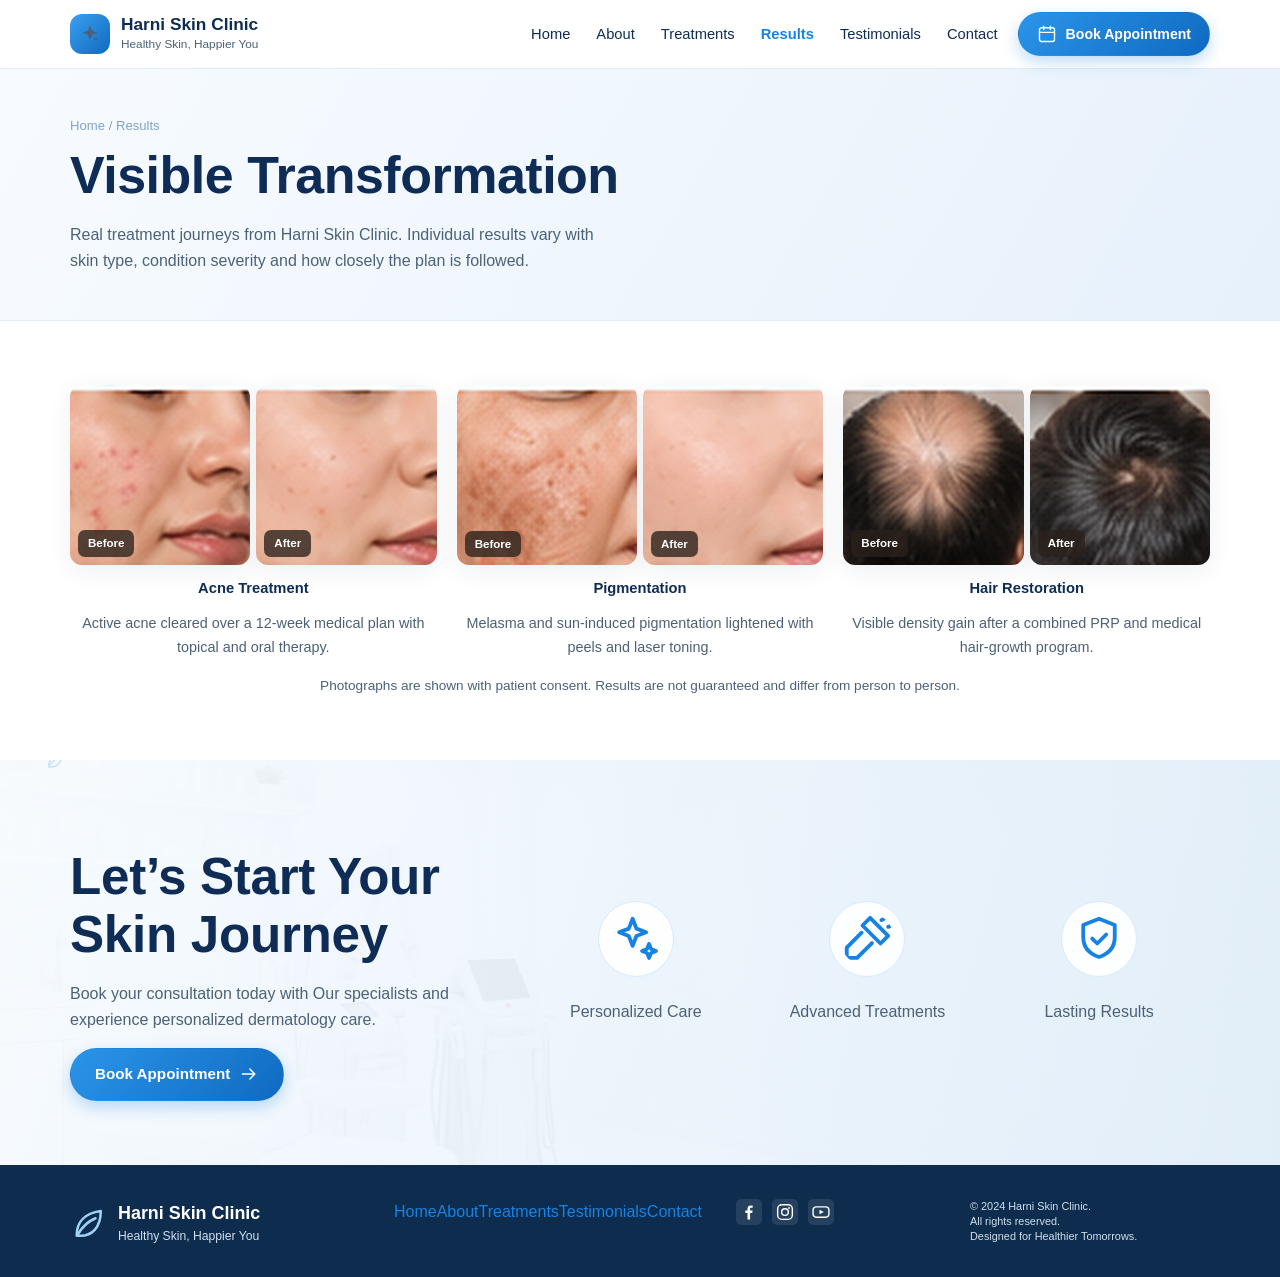
<file: harni-skin-clinic/results.html>
﻿<!DOCTYPE html>
<html lang="en">
<head>
<meta charset="UTF-8">
<meta name="viewport" content="width=device-width, initial-scale=1">
<title>Skin &amp; Hair Treatment Results | Harni Skin Clinic</title>
<meta name="description" content="Before and after results for acne, pigmentation and hair restoration treatments at Harni Skin Clinic, .">
<link rel="stylesheet" href="css/style.css">
</head>
<body>
<svg class="sr-only" aria-hidden="true" focusable="false" xmlns="http://www.w3.org/2000/svg"><defs>
<symbol id="i-logo" viewBox="0 0 24 24"><path d="M12 2.6l2.2 5.9 5.9 2.2-5.9 2.2-2.2 5.9-2.2-5.9-5.9-2.2 5.9-2.2z" fill="currentColor" stroke="none"/><circle cx="18.2" cy="17.6" r="1.6" fill="currentColor" stroke="none"/></symbol>
<symbol id="i-leaf" viewBox="0 0 24 24"><path d="M4.5 20c0-8.5 5.2-14.5 16-16 0 11.5-6.2 16.5-13.5 16.5H4.5z"/><path d="M5.5 19.2c3-5.2 7.2-8.6 11.5-10.4"/></symbol>
<symbol id="i-calendar" viewBox="0 0 24 24"><rect x="3" y="4.5" width="18" height="16.5" rx="2.5"/><path d="M8 2.5v4M16 2.5v4M3 10h18"/></symbol>
<symbol id="i-phone" viewBox="0 0 24 24"><path d="M7 3h3l2 5-2.5 1.5a11 11 0 005 5L16 12l5 2v3a2 2 0 01-2 2A16 16 0 013 5a2 2 0 012-2z"/></symbol>
<symbol id="i-wa" viewBox="0 0 24 24"><circle cx="12.4" cy="11.6" r="8.3"/><path d="M5.9 17.5L3.2 21.2l4.4-1.5"/><path d="M9.3 8.4c.3 0 .6.2.7.5l.6 1.4c.1.3 0 .6-.2.8l-.6.5c.5 1 1.3 1.8 2.3 2.3l.5-.6c.2-.2.5-.3.8-.2l1.4.6c.3.1.5.4.5.7 0 1-.8 1.8-1.8 1.7a6.6 6.6 0 01-5.9-5.9c-.1-1 .7-1.8 1.7-1.8z"/></symbol>
<symbol id="i-arrow" viewBox="0 0 24 24"><path d="M4 12h15M13 6l6 6-6 6"/></symbol>
<symbol id="i-user-circle" viewBox="0 0 24 24"><circle cx="12" cy="12" r="9"/><circle cx="12" cy="10" r="3"/><path d="M6.5 19a6 6 0 0111 0"/></symbol>
<symbol id="i-hair" viewBox="0 0 24 24"><path d="M8.5 3c-2.2 4-2.2 8.5 0 13M12 2.5c-2.6 4.5-2.6 9.5 0 14M15.5 3c2.2 4 2.2 8.5 0 13"/><path d="M7.5 19.5h9"/></symbol>
<symbol id="i-shield" viewBox="0 0 24 24"><path d="M12 3l7 2.8v5.4c0 4.4-2.9 7.4-7 8.8-4.1-1.4-7-4.4-7-8.8V5.8z"/><path d="M9 11.8l2.2 2.2 4-4"/></symbol>
<symbol id="i-users" viewBox="0 0 24 24"><circle cx="9.2" cy="9" r="3.2"/><path d="M3.5 19a5.7 5.7 0 0111.4 0"/><path d="M16.2 6.4a3.2 3.2 0 010 5.2M17.3 14.4a5.7 5.7 0 013.2 4.6"/></symbol>
<symbol id="i-star-line" viewBox="0 0 24 24"><path d="M12 3.4l2.6 5.3 5.9.9-4.3 4.1 1 5.9-5.2-2.8-5.2 2.8 1-5.9-4.3-4.1 5.9-.9z"/></symbol>
<symbol id="i-star" viewBox="0 0 24 24"><path d="M12 3.4l2.6 5.3 5.9.9-4.3 4.1 1 5.9-5.2-2.8-5.2 2.8 1-5.9-4.3-4.1 5.9-.9z" fill="currentColor" stroke="none"/></symbol>
<symbol id="i-pin" viewBox="0 0 24 24"><path d="M12 21s7-6.2 7-11a7 7 0 10-14 0c0 4.8 7 11 7 11z"/><circle cx="12" cy="10" r="2.5"/></symbol>
<symbol id="i-screen" viewBox="0 0 24 24"><rect x="2.5" y="4" width="19" height="13" rx="2.5"/><path d="M8 21h8M12 17v4M10 10.5h4M12 8.5v4"/></symbol>
<symbol id="i-stethoscope" viewBox="0 0 24 24"><path d="M5.5 3v4.8a4.5 4.5 0 009 0V3"/><path d="M10 12v2.4a4 4 0 008 0v-1.7"/><circle cx="18" cy="10.4" r="2.2"/><path d="M4.4 3h2.2M13.4 3h2.2"/></symbol>
<symbol id="i-sparkles" viewBox="0 0 24 24"><path d="M10.5 3l1.7 4.4 4.3 1.6-4.3 1.7-1.7 4.3-1.7-4.3L4.5 9l4.3-1.6z"/><path d="M17.8 14.2l.9 2.2 2.2.9-2.2.9-.9 2.2-.9-2.2-2.2-.9 2.2-.9z"/></symbol>
<symbol id="i-laser" viewBox="0 0 24 24"><path d="M13.4 2.6l8 8-3.4 3.4-8-8z"/><path d="M9.6 9.2L3 15.8v4.6h4.6l6.6-6.6"/><path d="M18.4 3.6l2-1M21.4 6.6l1.1-.4"/></symbol>
<symbol id="i-baby" viewBox="0 0 24 24"><circle cx="12" cy="12" r="8.5"/><path d="M9.3 10.4h.01M14.7 10.4h.01" stroke-width="2.4"/><path d="M9 14.4a3.6 3.6 0 006 0"/></symbol>
<symbol id="i-scissors" viewBox="0 0 24 24"><circle cx="6" cy="6.2" r="2.6"/><circle cx="6" cy="17.8" r="2.6"/><path d="M8.2 7.6L20.5 18M8.2 16.4L20.5 6"/></symbol>
<symbol id="i-clock" viewBox="0 0 24 24"><circle cx="12" cy="12" r="9"/><path d="M12 7v5.3l3.4 2"/></symbol>
<symbol id="i-mail" viewBox="0 0 24 24"><rect x="2.5" y="5" width="19" height="14" rx="2.5"/><path d="M3.5 7.5l8.5 5.6 8.5-5.6"/></symbol>
<symbol id="i-lock" viewBox="0 0 24 24"><rect x="4.5" y="10.5" width="15" height="9.5" rx="2.5"/><path d="M8 10.5V8a4 4 0 018 0v2.5"/></symbol>
<symbol id="i-check" viewBox="0 0 24 24"><circle cx="12" cy="12" r="9"/><path d="M8.2 12.2l2.6 2.6 5.2-5.2"/></symbol>
<symbol id="i-message" viewBox="0 0 24 24"><path d="M20 4.5H4A1.5 1.5 0 002.5 6v9A1.5 1.5 0 004 16.5h3v4.2l4.4-4.2H20a1.5 1.5 0 001.5-1.5V6A1.5 1.5 0 0020 4.5z"/></symbol>
<symbol id="i-user" viewBox="0 0 24 24"><circle cx="12" cy="8.5" r="3.8"/><path d="M4.8 20a7.2 7.2 0 0114.4 0"/></symbol>
<symbol id="i-chev-down" viewBox="0 0 24 24"><path d="M6 9.5l6 6 6-6"/></symbol>
<symbol id="i-chev-left" viewBox="0 0 24 24"><path d="M14.5 5.5l-6 6.5 6 6.5"/></symbol>
<symbol id="i-chev-right" viewBox="0 0 24 24"><path d="M9.5 5.5l6 6.5-6 6.5"/></symbol>
<symbol id="i-menu" viewBox="0 0 24 24"><path d="M4 7h16M4 12h16M4 17h16"/></symbol>
<symbol id="i-fb" viewBox="0 0 24 24"><path d="M13.3 21v-7.7h2.6l.4-3h-3V8.4c0-.9.3-1.5 1.5-1.5h1.6V4.2c-.3 0-1.2-.1-2.3-.1-2.3 0-3.9 1.4-3.9 4v2.2H7.6v3h2.6V21z" fill="currentColor" stroke="none"/></symbol>
<symbol id="i-ig" viewBox="0 0 24 24"><rect x="3.2" y="3.2" width="17.6" height="17.6" rx="5"/><circle cx="12" cy="12" r="4"/><circle cx="16.8" cy="7.2" r="1.1" fill="currentColor" stroke="none"/></symbol>
<symbol id="i-yt" viewBox="0 0 24 24"><rect x="2.5" y="5.8" width="19" height="12.4" rx="4"/><path d="M10.2 9.4l5.2 2.6-5.2 2.6z" fill="currentColor" stroke="none"/></symbol>
</defs></svg>
<header class="site-header">
<div class="container header-inner">
<a class="logo" href="index.html" aria-label="Harni Skin Clinic home">
<span class="logo-mark"><svg class="i" aria-hidden="true"><use href="#i-logo"></use></svg></span>
<span><b>Harni Skin Clinic</b><span>Healthy Skin, Happier You</span></span></a>
<nav class="nav" id="nav" aria-label="Main navigation"><ul><li><a href="index.html">Home</a></li><li><a href="about.html">About</a></li><li><a href="treatments.html">Treatments</a></li><li><a href="results.html" class="active" aria-current="page">Results</a></li><li><a href="testimonials.html">Testimonials</a></li><li><a href="contact.html">Contact</a></li></ul></nav>
<a class="btn btn-primary btn-sm header-cta" href="appointment.html"><svg class="i" aria-hidden="true"><use href="#i-calendar"></use></svg> Book Appointment</a>
<button class="nav-toggle" id="navToggle" type="button" aria-expanded="false" aria-controls="nav" aria-label="Open menu"><svg class="i" aria-hidden="true"><use href="#i-menu"></use></svg></button>
</div></header>
<main>
<section class="page-head"><div class="container">
<p class="crumb"><a href="index.html">Home</a> / Results</p>
<h1>Visible Transformation</h1><p class="lead mt">Real treatment journeys from Harni Skin Clinic. Individual results vary with skin type, condition severity and how closely the plan is followed.</p></div></section><section class="section"><div class="container grid grid-3"><article class="result-card">
<div class="ba">
<figure><img src="assets/images/acne-before.png" alt="Acne Treatment at Harni Skin Clinic, before treatment" loading="lazy"><figcaption>Before</figcaption></figure>
<figure><img src="assets/images/acne-after.png" alt="Acne Treatment at Harni Skin Clinic, after treatment" loading="lazy"><figcaption>After</figcaption></figure>
</div><p>Acne Treatment</p><p style="text-align:center;font-weight:400;font-size:.9rem;color:var(--body)">Active acne cleared over a 12-week medical plan with topical and oral therapy.</p></article><article class="result-card">
<div class="ba">
<figure><img src="assets/images/pigment-before.png" alt="Pigmentation at Harni Skin Clinic, before treatment" loading="lazy"><figcaption>Before</figcaption></figure>
<figure><img src="assets/images/pigment-after.png" alt="Pigmentation at Harni Skin Clinic, after treatment" loading="lazy"><figcaption>After</figcaption></figure>
</div><p>Pigmentation</p><p style="text-align:center;font-weight:400;font-size:.9rem;color:var(--body)">Melasma and sun-induced pigmentation lightened with peels and laser toning.</p></article><article class="result-card">
<div class="ba">
<figure><img src="assets/images/hair-before.png" alt="Hair Restoration at Harni Skin Clinic, before treatment" loading="lazy"><figcaption>Before</figcaption></figure>
<figure><img src="assets/images/hair-after.png" alt="Hair Restoration at Harni Skin Clinic, after treatment" loading="lazy"><figcaption>After</figcaption></figure>
</div><p>Hair Restoration</p><p style="text-align:center;font-weight:400;font-size:.9rem;color:var(--body)">Visible density gain after a combined PRP and medical hair-growth program.</p></article></div><p class="center mt" style="font-size:.85rem">Photographs are shown with patient consent. Results are not guaranteed and differ from person to person.</p></section><section class="cta">
<svg class="i cta-leaf" aria-hidden="true"><use href="#i-leaf"></use></svg>
<div class="container cta-grid">
<div><h2>Let&rsquo;s Start Your Skin Journey</h2>
<p class="lead">Book your consultation today with Our specialists and experience personalized dermatology care.</p><p class="mt"><a class="btn btn-primary" href="appointment.html">Book Appointment <svg class="i" aria-hidden="true"><use href="#i-arrow"></use></svg></a></p></div>
<div class="cta-points">
<div><svg class="i" aria-hidden="true"><use href="#i-sparkles"></use></svg> Personalized Care</div><div><svg class="i" aria-hidden="true"><use href="#i-laser"></use></svg> Advanced Treatments</div><div><svg class="i" aria-hidden="true"><use href="#i-shield"></use></svg> Lasting Results</div>
</div></div></section>
</main>
<footer class="site-footer">
<div class="container footer-inner">
<div class="footer-logo"><svg class="i" aria-hidden="true"><use href="#i-leaf"></use></svg><span><b>Harni Skin Clinic</b><span>Healthy Skin, Happier You</span></span></div>
<nav class="footer-nav" aria-label="Footer navigation"><a href="index.html">Home</a><a href="about.html">About</a><a href="treatments.html">Treatments</a><a href="testimonials.html">Testimonials</a><a href="contact.html">Contact</a></nav>
<div class="social">
<a href="https://www.facebook.com/" target="_blank" rel="noopener" aria-label="Facebook"><svg class="i" aria-hidden="true"><use href="#i-fb"></use></svg></a>
<a href="https://www.instagram.com/" target="_blank" rel="noopener" aria-label="Instagram"><svg class="i" aria-hidden="true"><use href="#i-ig"></use></svg></a>
<a href="https://www.youtube.com/" target="_blank" rel="noopener" aria-label="YouTube"><svg class="i" aria-hidden="true"><use href="#i-yt"></use></svg></a></div>
<p class="copyright">&copy; 2024 Harni Skin Clinic.<br>All rights reserved.<br>Designed for Healthier Tomorrows.</p>
</div></footer>
<div class="mobile-bar">
<a class="btn btn-primary" href="appointment.html"><svg class="i" aria-hidden="true"><use href="#i-phone"></use></svg><span>Book Visit</span></a>
<a class="btn btn-wa" href="appointment.html" target="_blank" rel="noopener"><svg class="i" aria-hidden="true"><use href="#i-wa"></use></svg><span>Consultation</span></a>
<a class="btn btn-primary" href="appointment.html"><svg class="i" aria-hidden="true"><use href="#i-calendar"></use></svg><span>Book Appointment</span></a>
</div>
<script src="js/script.js" defer></script>
</body>
</html>
</file>
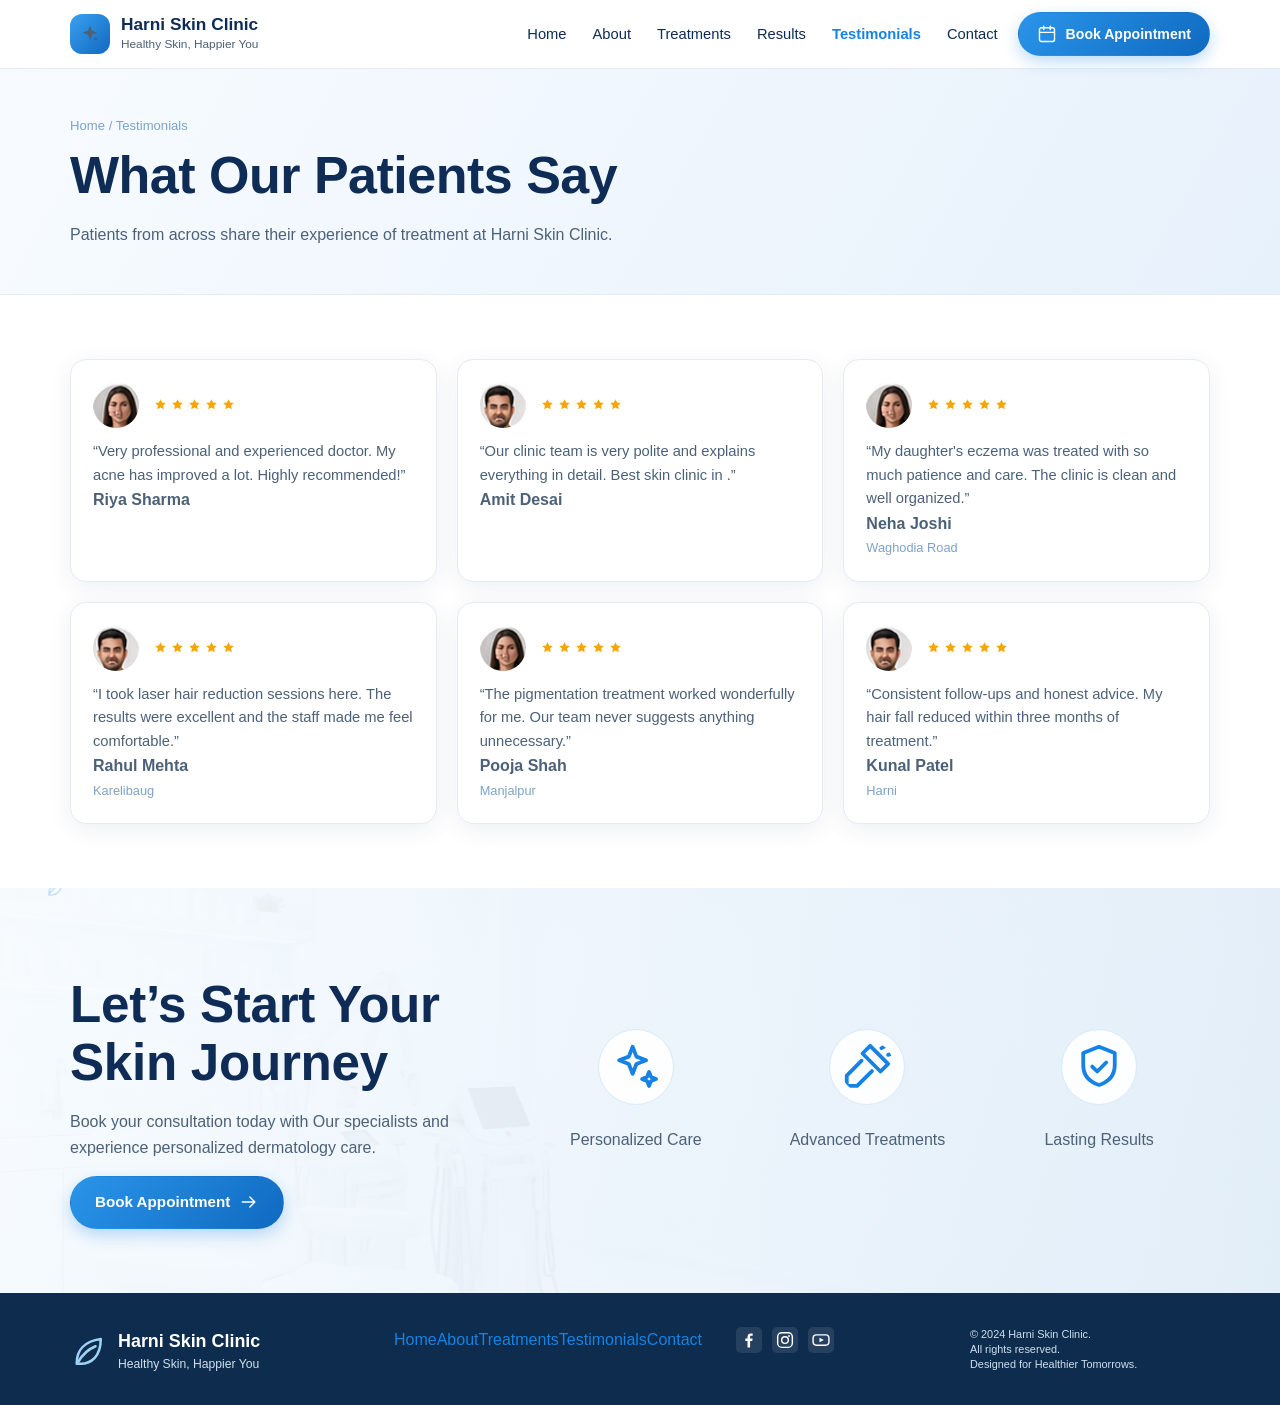
<file: harni-skin-clinic/testimonials.html>
﻿<!DOCTYPE html>
<html lang="en">
<head>
<meta charset="UTF-8">
<meta name="viewport" content="width=device-width, initial-scale=1">
<title>Patient Testimonials | Harni Skin Clinic</title>
<meta name="description" content="Read reviews from patients treated by Our specialists at Harni Skin Clinic, , for acne, pigmentation, hair fall and laser treatments.">
<link rel="stylesheet" href="css/style.css">
</head>
<body>
<svg class="sr-only" aria-hidden="true" focusable="false" xmlns="http://www.w3.org/2000/svg"><defs>
<symbol id="i-logo" viewBox="0 0 24 24"><path d="M12 2.6l2.2 5.9 5.9 2.2-5.9 2.2-2.2 5.9-2.2-5.9-5.9-2.2 5.9-2.2z" fill="currentColor" stroke="none"/><circle cx="18.2" cy="17.6" r="1.6" fill="currentColor" stroke="none"/></symbol>
<symbol id="i-leaf" viewBox="0 0 24 24"><path d="M4.5 20c0-8.5 5.2-14.5 16-16 0 11.5-6.2 16.5-13.5 16.5H4.5z"/><path d="M5.5 19.2c3-5.2 7.2-8.6 11.5-10.4"/></symbol>
<symbol id="i-calendar" viewBox="0 0 24 24"><rect x="3" y="4.5" width="18" height="16.5" rx="2.5"/><path d="M8 2.5v4M16 2.5v4M3 10h18"/></symbol>
<symbol id="i-phone" viewBox="0 0 24 24"><path d="M7 3h3l2 5-2.5 1.5a11 11 0 005 5L16 12l5 2v3a2 2 0 01-2 2A16 16 0 013 5a2 2 0 012-2z"/></symbol>
<symbol id="i-wa" viewBox="0 0 24 24"><circle cx="12.4" cy="11.6" r="8.3"/><path d="M5.9 17.5L3.2 21.2l4.4-1.5"/><path d="M9.3 8.4c.3 0 .6.2.7.5l.6 1.4c.1.3 0 .6-.2.8l-.6.5c.5 1 1.3 1.8 2.3 2.3l.5-.6c.2-.2.5-.3.8-.2l1.4.6c.3.1.5.4.5.7 0 1-.8 1.8-1.8 1.7a6.6 6.6 0 01-5.9-5.9c-.1-1 .7-1.8 1.7-1.8z"/></symbol>
<symbol id="i-arrow" viewBox="0 0 24 24"><path d="M4 12h15M13 6l6 6-6 6"/></symbol>
<symbol id="i-user-circle" viewBox="0 0 24 24"><circle cx="12" cy="12" r="9"/><circle cx="12" cy="10" r="3"/><path d="M6.5 19a6 6 0 0111 0"/></symbol>
<symbol id="i-hair" viewBox="0 0 24 24"><path d="M8.5 3c-2.2 4-2.2 8.5 0 13M12 2.5c-2.6 4.5-2.6 9.5 0 14M15.5 3c2.2 4 2.2 8.5 0 13"/><path d="M7.5 19.5h9"/></symbol>
<symbol id="i-shield" viewBox="0 0 24 24"><path d="M12 3l7 2.8v5.4c0 4.4-2.9 7.4-7 8.8-4.1-1.4-7-4.4-7-8.8V5.8z"/><path d="M9 11.8l2.2 2.2 4-4"/></symbol>
<symbol id="i-users" viewBox="0 0 24 24"><circle cx="9.2" cy="9" r="3.2"/><path d="M3.5 19a5.7 5.7 0 0111.4 0"/><path d="M16.2 6.4a3.2 3.2 0 010 5.2M17.3 14.4a5.7 5.7 0 013.2 4.6"/></symbol>
<symbol id="i-star-line" viewBox="0 0 24 24"><path d="M12 3.4l2.6 5.3 5.9.9-4.3 4.1 1 5.9-5.2-2.8-5.2 2.8 1-5.9-4.3-4.1 5.9-.9z"/></symbol>
<symbol id="i-star" viewBox="0 0 24 24"><path d="M12 3.4l2.6 5.3 5.9.9-4.3 4.1 1 5.9-5.2-2.8-5.2 2.8 1-5.9-4.3-4.1 5.9-.9z" fill="currentColor" stroke="none"/></symbol>
<symbol id="i-pin" viewBox="0 0 24 24"><path d="M12 21s7-6.2 7-11a7 7 0 10-14 0c0 4.8 7 11 7 11z"/><circle cx="12" cy="10" r="2.5"/></symbol>
<symbol id="i-screen" viewBox="0 0 24 24"><rect x="2.5" y="4" width="19" height="13" rx="2.5"/><path d="M8 21h8M12 17v4M10 10.5h4M12 8.5v4"/></symbol>
<symbol id="i-stethoscope" viewBox="0 0 24 24"><path d="M5.5 3v4.8a4.5 4.5 0 009 0V3"/><path d="M10 12v2.4a4 4 0 008 0v-1.7"/><circle cx="18" cy="10.4" r="2.2"/><path d="M4.4 3h2.2M13.4 3h2.2"/></symbol>
<symbol id="i-sparkles" viewBox="0 0 24 24"><path d="M10.5 3l1.7 4.4 4.3 1.6-4.3 1.7-1.7 4.3-1.7-4.3L4.5 9l4.3-1.6z"/><path d="M17.8 14.2l.9 2.2 2.2.9-2.2.9-.9 2.2-.9-2.2-2.2-.9 2.2-.9z"/></symbol>
<symbol id="i-laser" viewBox="0 0 24 24"><path d="M13.4 2.6l8 8-3.4 3.4-8-8z"/><path d="M9.6 9.2L3 15.8v4.6h4.6l6.6-6.6"/><path d="M18.4 3.6l2-1M21.4 6.6l1.1-.4"/></symbol>
<symbol id="i-baby" viewBox="0 0 24 24"><circle cx="12" cy="12" r="8.5"/><path d="M9.3 10.4h.01M14.7 10.4h.01" stroke-width="2.4"/><path d="M9 14.4a3.6 3.6 0 006 0"/></symbol>
<symbol id="i-scissors" viewBox="0 0 24 24"><circle cx="6" cy="6.2" r="2.6"/><circle cx="6" cy="17.8" r="2.6"/><path d="M8.2 7.6L20.5 18M8.2 16.4L20.5 6"/></symbol>
<symbol id="i-clock" viewBox="0 0 24 24"><circle cx="12" cy="12" r="9"/><path d="M12 7v5.3l3.4 2"/></symbol>
<symbol id="i-mail" viewBox="0 0 24 24"><rect x="2.5" y="5" width="19" height="14" rx="2.5"/><path d="M3.5 7.5l8.5 5.6 8.5-5.6"/></symbol>
<symbol id="i-lock" viewBox="0 0 24 24"><rect x="4.5" y="10.5" width="15" height="9.5" rx="2.5"/><path d="M8 10.5V8a4 4 0 018 0v2.5"/></symbol>
<symbol id="i-check" viewBox="0 0 24 24"><circle cx="12" cy="12" r="9"/><path d="M8.2 12.2l2.6 2.6 5.2-5.2"/></symbol>
<symbol id="i-message" viewBox="0 0 24 24"><path d="M20 4.5H4A1.5 1.5 0 002.5 6v9A1.5 1.5 0 004 16.5h3v4.2l4.4-4.2H20a1.5 1.5 0 001.5-1.5V6A1.5 1.5 0 0020 4.5z"/></symbol>
<symbol id="i-user" viewBox="0 0 24 24"><circle cx="12" cy="8.5" r="3.8"/><path d="M4.8 20a7.2 7.2 0 0114.4 0"/></symbol>
<symbol id="i-chev-down" viewBox="0 0 24 24"><path d="M6 9.5l6 6 6-6"/></symbol>
<symbol id="i-chev-left" viewBox="0 0 24 24"><path d="M14.5 5.5l-6 6.5 6 6.5"/></symbol>
<symbol id="i-chev-right" viewBox="0 0 24 24"><path d="M9.5 5.5l6 6.5-6 6.5"/></symbol>
<symbol id="i-menu" viewBox="0 0 24 24"><path d="M4 7h16M4 12h16M4 17h16"/></symbol>
<symbol id="i-fb" viewBox="0 0 24 24"><path d="M13.3 21v-7.7h2.6l.4-3h-3V8.4c0-.9.3-1.5 1.5-1.5h1.6V4.2c-.3 0-1.2-.1-2.3-.1-2.3 0-3.9 1.4-3.9 4v2.2H7.6v3h2.6V21z" fill="currentColor" stroke="none"/></symbol>
<symbol id="i-ig" viewBox="0 0 24 24"><rect x="3.2" y="3.2" width="17.6" height="17.6" rx="5"/><circle cx="12" cy="12" r="4"/><circle cx="16.8" cy="7.2" r="1.1" fill="currentColor" stroke="none"/></symbol>
<symbol id="i-yt" viewBox="0 0 24 24"><rect x="2.5" y="5.8" width="19" height="12.4" rx="4"/><path d="M10.2 9.4l5.2 2.6-5.2 2.6z" fill="currentColor" stroke="none"/></symbol>
</defs></svg>
<header class="site-header">
<div class="container header-inner">
<a class="logo" href="index.html" aria-label="Harni Skin Clinic home">
<span class="logo-mark"><svg class="i" aria-hidden="true"><use href="#i-logo"></use></svg></span>
<span><b>Harni Skin Clinic</b><span>Healthy Skin, Happier You</span></span></a>
<nav class="nav" id="nav" aria-label="Main navigation"><ul><li><a href="index.html">Home</a></li><li><a href="about.html">About</a></li><li><a href="treatments.html">Treatments</a></li><li><a href="results.html">Results</a></li><li><a href="testimonials.html" class="active" aria-current="page">Testimonials</a></li><li><a href="contact.html">Contact</a></li></ul></nav>
<a class="btn btn-primary btn-sm header-cta" href="appointment.html"><svg class="i" aria-hidden="true"><use href="#i-calendar"></use></svg> Book Appointment</a>
<button class="nav-toggle" id="navToggle" type="button" aria-expanded="false" aria-controls="nav" aria-label="Open menu"><svg class="i" aria-hidden="true"><use href="#i-menu"></use></svg></button>
</div></header>
<main>
<section class="page-head"><div class="container">
<p class="crumb"><a href="index.html">Home</a> / Testimonials</p>
<h1>What Our Patients Say</h1><p class="lead mt">Patients from across share their experience of treatment at Harni Skin Clinic.</p></div></section><section class="section"><div class="container grid grid-3"><article class="card">
<div class="t-head"><img src="assets/images/patient-1.png" alt="Patient Riya Sharma" loading="lazy" width="46" height="46"><div class="stars" aria-label="Rated 5 out of 5"><svg class="i" aria-hidden="true"><use href="#i-star"></use></svg><svg class="i" aria-hidden="true"><use href="#i-star"></use></svg><svg class="i" aria-hidden="true"><use href="#i-star"></use></svg><svg class="i" aria-hidden="true"><use href="#i-star"></use></svg><svg class="i" aria-hidden="true"><use href="#i-star"></use></svg></div></div>
<p>&ldquo;Very professional and experienced doctor. My acne has improved a lot. Highly recommended!&rdquo;</p><b>Riya Sharma</b><small></small></article><article class="card">
<div class="t-head"><img src="assets/images/patient-2.png" alt="Patient Amit Desai" loading="lazy" width="46" height="46"><div class="stars" aria-label="Rated 5 out of 5"><svg class="i" aria-hidden="true"><use href="#i-star"></use></svg><svg class="i" aria-hidden="true"><use href="#i-star"></use></svg><svg class="i" aria-hidden="true"><use href="#i-star"></use></svg><svg class="i" aria-hidden="true"><use href="#i-star"></use></svg><svg class="i" aria-hidden="true"><use href="#i-star"></use></svg></div></div>
<p>&ldquo;Our clinic team is very polite and explains everything in detail. Best skin clinic in .&rdquo;</p><b>Amit Desai</b><small></small></article><article class="card">
<div class="t-head"><img src="assets/images/patient-1.png" alt="Patient Neha Joshi" loading="lazy" width="46" height="46"><div class="stars" aria-label="Rated 5 out of 5"><svg class="i" aria-hidden="true"><use href="#i-star"></use></svg><svg class="i" aria-hidden="true"><use href="#i-star"></use></svg><svg class="i" aria-hidden="true"><use href="#i-star"></use></svg><svg class="i" aria-hidden="true"><use href="#i-star"></use></svg><svg class="i" aria-hidden="true"><use href="#i-star"></use></svg></div></div>
<p>&ldquo;My daughter's eczema was treated with so much patience and care. The clinic is clean and well organized.&rdquo;</p><b>Neha Joshi</b><small>Waghodia Road</small></article><article class="card">
<div class="t-head"><img src="assets/images/patient-2.png" alt="Patient Rahul Mehta" loading="lazy" width="46" height="46"><div class="stars" aria-label="Rated 5 out of 5"><svg class="i" aria-hidden="true"><use href="#i-star"></use></svg><svg class="i" aria-hidden="true"><use href="#i-star"></use></svg><svg class="i" aria-hidden="true"><use href="#i-star"></use></svg><svg class="i" aria-hidden="true"><use href="#i-star"></use></svg><svg class="i" aria-hidden="true"><use href="#i-star"></use></svg></div></div>
<p>&ldquo;I took laser hair reduction sessions here. The results were excellent and the staff made me feel comfortable.&rdquo;</p><b>Rahul Mehta</b><small>Karelibaug</small></article><article class="card">
<div class="t-head"><img src="assets/images/patient-1.png" alt="Patient Pooja Shah" loading="lazy" width="46" height="46"><div class="stars" aria-label="Rated 5 out of 5"><svg class="i" aria-hidden="true"><use href="#i-star"></use></svg><svg class="i" aria-hidden="true"><use href="#i-star"></use></svg><svg class="i" aria-hidden="true"><use href="#i-star"></use></svg><svg class="i" aria-hidden="true"><use href="#i-star"></use></svg><svg class="i" aria-hidden="true"><use href="#i-star"></use></svg></div></div>
<p>&ldquo;The pigmentation treatment worked wonderfully for me. Our team never suggests anything unnecessary.&rdquo;</p><b>Pooja Shah</b><small>Manjalpur</small></article><article class="card">
<div class="t-head"><img src="assets/images/patient-2.png" alt="Patient Kunal Patel" loading="lazy" width="46" height="46"><div class="stars" aria-label="Rated 5 out of 5"><svg class="i" aria-hidden="true"><use href="#i-star"></use></svg><svg class="i" aria-hidden="true"><use href="#i-star"></use></svg><svg class="i" aria-hidden="true"><use href="#i-star"></use></svg><svg class="i" aria-hidden="true"><use href="#i-star"></use></svg><svg class="i" aria-hidden="true"><use href="#i-star"></use></svg></div></div>
<p>&ldquo;Consistent follow-ups and honest advice. My hair fall reduced within three months of treatment.&rdquo;</p><b>Kunal Patel</b><small>Harni</small></article></div></section><section class="cta">
<svg class="i cta-leaf" aria-hidden="true"><use href="#i-leaf"></use></svg>
<div class="container cta-grid">
<div><h2>Let&rsquo;s Start Your Skin Journey</h2>
<p class="lead">Book your consultation today with Our specialists and experience personalized dermatology care.</p><p class="mt"><a class="btn btn-primary" href="appointment.html">Book Appointment <svg class="i" aria-hidden="true"><use href="#i-arrow"></use></svg></a></p></div>
<div class="cta-points">
<div><svg class="i" aria-hidden="true"><use href="#i-sparkles"></use></svg> Personalized Care</div><div><svg class="i" aria-hidden="true"><use href="#i-laser"></use></svg> Advanced Treatments</div><div><svg class="i" aria-hidden="true"><use href="#i-shield"></use></svg> Lasting Results</div>
</div></div></section>
</main>
<footer class="site-footer">
<div class="container footer-inner">
<div class="footer-logo"><svg class="i" aria-hidden="true"><use href="#i-leaf"></use></svg><span><b>Harni Skin Clinic</b><span>Healthy Skin, Happier You</span></span></div>
<nav class="footer-nav" aria-label="Footer navigation"><a href="index.html">Home</a><a href="about.html">About</a><a href="treatments.html">Treatments</a><a href="testimonials.html" class="active" aria-current="page">Testimonials</a><a href="contact.html">Contact</a></nav>
<div class="social">
<a href="https://www.facebook.com/" target="_blank" rel="noopener" aria-label="Facebook"><svg class="i" aria-hidden="true"><use href="#i-fb"></use></svg></a>
<a href="https://www.instagram.com/" target="_blank" rel="noopener" aria-label="Instagram"><svg class="i" aria-hidden="true"><use href="#i-ig"></use></svg></a>
<a href="https://www.youtube.com/" target="_blank" rel="noopener" aria-label="YouTube"><svg class="i" aria-hidden="true"><use href="#i-yt"></use></svg></a></div>
<p class="copyright">&copy; 2024 Harni Skin Clinic.<br>All rights reserved.<br>Designed for Healthier Tomorrows.</p>
</div></footer>
<div class="mobile-bar">
<a class="btn btn-primary" href="appointment.html"><svg class="i" aria-hidden="true"><use href="#i-phone"></use></svg><span>Book Visit</span></a>
<a class="btn btn-wa" href="appointment.html" target="_blank" rel="noopener"><svg class="i" aria-hidden="true"><use href="#i-wa"></use></svg><span>Consultation</span></a>
<a class="btn btn-primary" href="appointment.html"><svg class="i" aria-hidden="true"><use href="#i-calendar"></use></svg><span>Book Appointment</span></a>
</div>
<script src="js/script.js" defer></script>
</body>
</html>
</file>
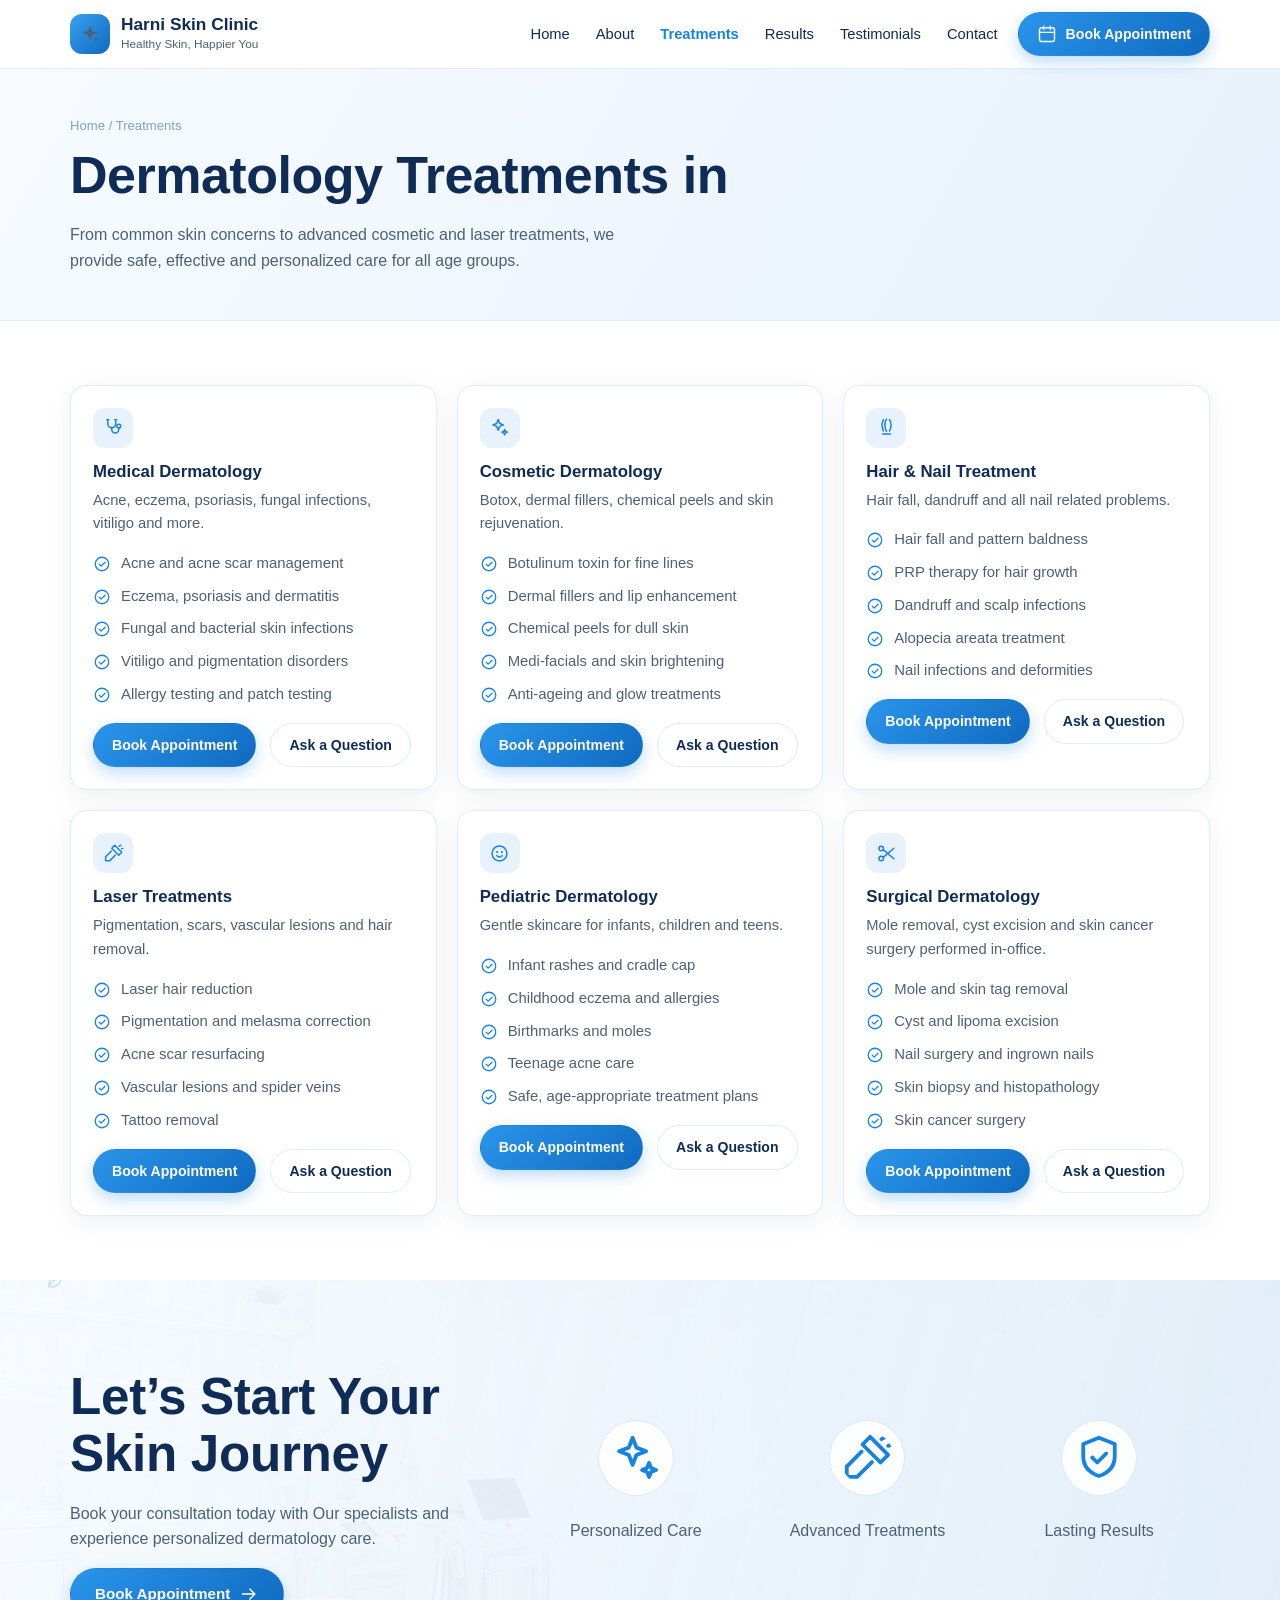
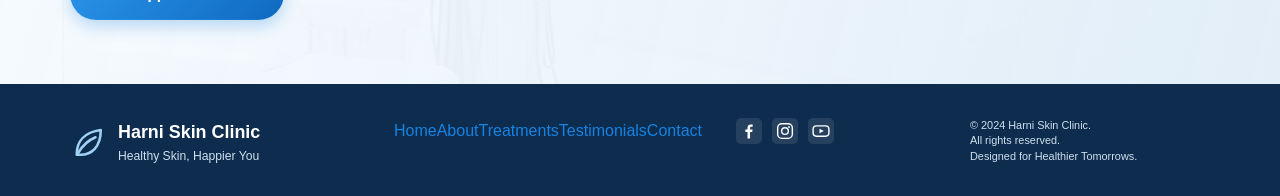
<file: harni-skin-clinic/treatments.html>
﻿<!doctype html>
<html lang="en">
 <head>
 <meta charset="UTF-8" />
 <meta name="viewport" content="width=device-width, initial-scale=1" />
 <title>Dermatology Treatments | Harni Skin Clinic</title>
 <meta
  name="description"
  content="Medical, cosmetic, hair, laser, pediatric and surgical dermatology treatments at Harni Skin Clinic, . Book a consultation with Our specialists."
 />
 <link rel="stylesheet" href="css/style.css" />
 </head>
 <body>
 <svg
  class="sr-only"
  aria-hidden="true"
  focusable="false"
  xmlns="http://www.w3.org/2000/svg"
 >
  <defs>
  <symbol id="i-logo" viewBox="0 0 24 24">
   <path
   d="M12 2.6l2.2 5.9 5.9 2.2-5.9 2.2-2.2 5.9-2.2-5.9-5.9-2.2 5.9-2.2z"
   fill="currentColor"
   stroke="none"
   />
   <circle
   cx="18.2"
   cy="17.6"
   r="1.6"
   fill="currentColor"
   stroke="none"
   />
  </symbol>
  <symbol id="i-leaf" viewBox="0 0 24 24">
   <path
   d="M4.5 20c0-8.5 5.2-14.5 16-16 0 11.5-6.2 16.5-13.5 16.5H4.5z"
   />
   <path d="M5.5 19.2c3-5.2 7.2-8.6 11.5-10.4" />
  </symbol>
  <symbol id="i-calendar" viewBox="0 0 24 24">
   <rect x="3" y="4.5" width="18" height="16.5" rx="2.5" />
   <path d="M8 2.5v4M16 2.5v4M3 10h18" />
  </symbol>
  <symbol id="i-phone" viewBox="0 0 24 24">
   <path
   d="M7 3h3l2 5-2.5 1.5a11 11 0 005 5L16 12l5 2v3a2 2 0 01-2 2A16 16 0 013 5a2 2 0 012-2z"
   />
  </symbol>
  <symbol id="i-wa" viewBox="0 0 24 24">
   <circle cx="12.4" cy="11.6" r="8.3" />
   <path d="M5.9 17.5L3.2 21.2l4.4-1.5" />
   <path
   d="M9.3 8.4c.3 0 .6.2.7.5l.6 1.4c.1.3 0 .6-.2.8l-.6.5c.5 1 1.3 1.8 2.3 2.3l.5-.6c.2-.2.5-.3.8-.2l1.4.6c.3.1.5.4.5.7 0 1-.8 1.8-1.8 1.7a6.6 6.6 0 01-5.9-5.9c-.1-1 .7-1.8 1.7-1.8z"
   />
  </symbol>
  <symbol id="i-arrow" viewBox="0 0 24 24">
   <path d="M4 12h15M13 6l6 6-6 6" />
  </symbol>
  <symbol id="i-user-circle" viewBox="0 0 24 24">
   <circle cx="12" cy="12" r="9" />
   <circle cx="12" cy="10" r="3" />
   <path d="M6.5 19a6 6 0 0111 0" />
  </symbol>
  <symbol id="i-hair" viewBox="0 0 24 24">
   <path
   d="M8.5 3c-2.2 4-2.2 8.5 0 13M12 2.5c-2.6 4.5-2.6 9.5 0 14M15.5 3c2.2 4 2.2 8.5 0 13"
   />
   <path d="M7.5 19.5h9" />
  </symbol>
  <symbol id="i-shield" viewBox="0 0 24 24">
   <path
   d="M12 3l7 2.8v5.4c0 4.4-2.9 7.4-7 8.8-4.1-1.4-7-4.4-7-8.8V5.8z"
   />
   <path d="M9 11.8l2.2 2.2 4-4" />
  </symbol>
  <symbol id="i-users" viewBox="0 0 24 24">
   <circle cx="9.2" cy="9" r="3.2" />
   <path d="M3.5 19a5.7 5.7 0 0111.4 0" />
   <path d="M16.2 6.4a3.2 3.2 0 010 5.2M17.3 14.4a5.7 5.7 0 013.2 4.6" />
  </symbol>
  <symbol id="i-star-line" viewBox="0 0 24 24">
   <path
   d="M12 3.4l2.6 5.3 5.9.9-4.3 4.1 1 5.9-5.2-2.8-5.2 2.8 1-5.9-4.3-4.1 5.9-.9z"
   />
  </symbol>
  <symbol id="i-star" viewBox="0 0 24 24">
   <path
   d="M12 3.4l2.6 5.3 5.9.9-4.3 4.1 1 5.9-5.2-2.8-5.2 2.8 1-5.9-4.3-4.1 5.9-.9z"
   fill="currentColor"
   stroke="none"
   />
  </symbol>
  <symbol id="i-pin" viewBox="0 0 24 24">
   <path d="M12 21s7-6.2 7-11a7 7 0 10-14 0c0 4.8 7 11 7 11z" />
   <circle cx="12" cy="10" r="2.5" />
  </symbol>
  <symbol id="i-screen" viewBox="0 0 24 24">
   <rect x="2.5" y="4" width="19" height="13" rx="2.5" />
   <path d="M8 21h8M12 17v4M10 10.5h4M12 8.5v4" />
  </symbol>
  <symbol id="i-stethoscope" viewBox="0 0 24 24">
   <path d="M5.5 3v4.8a4.5 4.5 0 009 0V3" />
   <path d="M10 12v2.4a4 4 0 008 0v-1.7" />
   <circle cx="18" cy="10.4" r="2.2" />
   <path d="M4.4 3h2.2M13.4 3h2.2" />
  </symbol>
  <symbol id="i-sparkles" viewBox="0 0 24 24">
   <path
   d="M10.5 3l1.7 4.4 4.3 1.6-4.3 1.7-1.7 4.3-1.7-4.3L4.5 9l4.3-1.6z"
   />
   <path
   d="M17.8 14.2l.9 2.2 2.2.9-2.2.9-.9 2.2-.9-2.2-2.2-.9 2.2-.9z"
   />
  </symbol>
  <symbol id="i-laser" viewBox="0 0 24 24">
   <path d="M13.4 2.6l8 8-3.4 3.4-8-8z" />
   <path d="M9.6 9.2L3 15.8v4.6h4.6l6.6-6.6" />
   <path d="M18.4 3.6l2-1M21.4 6.6l1.1-.4" />
  </symbol>
  <symbol id="i-baby" viewBox="0 0 24 24">
   <circle cx="12" cy="12" r="8.5" />
   <path d="M9.3 10.4h.01M14.7 10.4h.01" stroke-width="2.4" />
   <path d="M9 14.4a3.6 3.6 0 006 0" />
  </symbol>
  <symbol id="i-scissors" viewBox="0 0 24 24">
   <circle cx="6" cy="6.2" r="2.6" />
   <circle cx="6" cy="17.8" r="2.6" />
   <path d="M8.2 7.6L20.5 18M8.2 16.4L20.5 6" />
  </symbol>
  <symbol id="i-clock" viewBox="0 0 24 24">
   <circle cx="12" cy="12" r="9" />
   <path d="M12 7v5.3l3.4 2" />
  </symbol>
  <symbol id="i-mail" viewBox="0 0 24 24">
   <rect x="2.5" y="5" width="19" height="14" rx="2.5" />
   <path d="M3.5 7.5l8.5 5.6 8.5-5.6" />
  </symbol>
  <symbol id="i-lock" viewBox="0 0 24 24">
   <rect x="4.5" y="10.5" width="15" height="9.5" rx="2.5" />
   <path d="M8 10.5V8a4 4 0 018 0v2.5" />
  </symbol>
  <symbol id="i-check" viewBox="0 0 24 24">
   <circle cx="12" cy="12" r="9" />
   <path d="M8.2 12.2l2.6 2.6 5.2-5.2" />
  </symbol>
  <symbol id="i-message" viewBox="0 0 24 24">
   <path
   d="M20 4.5H4A1.5 1.5 0 002.5 6v9A1.5 1.5 0 004 16.5h3v4.2l4.4-4.2H20a1.5 1.5 0 001.5-1.5V6A1.5 1.5 0 0020 4.5z"
   />
  </symbol>
  <symbol id="i-user" viewBox="0 0 24 24">
   <circle cx="12" cy="8.5" r="3.8" />
   <path d="M4.8 20a7.2 7.2 0 0114.4 0" />
  </symbol>
  <symbol id="i-chev-down" viewBox="0 0 24 24">
   <path d="M6 9.5l6 6 6-6" />
  </symbol>
  <symbol id="i-chev-left" viewBox="0 0 24 24">
   <path d="M14.5 5.5l-6 6.5 6 6.5" />
  </symbol>
  <symbol id="i-chev-right" viewBox="0 0 24 24">
   <path d="M9.5 5.5l6 6.5-6 6.5" />
  </symbol>
  <symbol id="i-menu" viewBox="0 0 24 24">
   <path d="M4 7h16M4 12h16M4 17h16" />
  </symbol>
  <symbol id="i-fb" viewBox="0 0 24 24">
   <path
   d="M13.3 21v-7.7h2.6l.4-3h-3V8.4c0-.9.3-1.5 1.5-1.5h1.6V4.2c-.3 0-1.2-.1-2.3-.1-2.3 0-3.9 1.4-3.9 4v2.2H7.6v3h2.6V21z"
   fill="currentColor"
   stroke="none"
   />
  </symbol>
  <symbol id="i-ig" viewBox="0 0 24 24">
   <rect x="3.2" y="3.2" width="17.6" height="17.6" rx="5" />
   <circle cx="12" cy="12" r="4" />
   <circle
   cx="16.8"
   cy="7.2"
   r="1.1"
   fill="currentColor"
   stroke="none"
   />
  </symbol>
  <symbol id="i-yt" viewBox="0 0 24 24">
   <rect x="2.5" y="5.8" width="19" height="12.4" rx="4" />
   <path
   d="M10.2 9.4l5.2 2.6-5.2 2.6z"
   fill="currentColor"
   stroke="none"
   />
  </symbol>
  </defs>
 </svg>
 <header class="site-header">
  <div class="container header-inner">
  <a class="logo" href="index.html" aria-label="Harni Skin Clinic home">
   <span class="logo-mark"
   ><svg class="i" aria-hidden="true"><use href="#i-logo"></use></svg
   ></span>
   <span
   ><b>Harni Skin Clinic</b
   ><span>Healthy Skin, Happier You</span></span
   ></a
  >
  <nav class="nav" id="nav" aria-label="Main navigation">
   <ul>
   <li><a href="index.html">Home</a></li>
   <li><a href="about.html">About</a></li>
   <li>
    <a href="treatments.html" class="active" aria-current="page"
    >Treatments</a
    >
   </li>
   <li><a href="results.html">Results</a></li>
   <li><a href="testimonials.html">Testimonials</a></li>
   <li><a href="contact.html">Contact</a></li>
   </ul>
  </nav>
  <a class="btn btn-primary btn-sm header-cta" href="appointment.html"
   ><svg class="i" aria-hidden="true">
   <use href="#i-calendar"></use>
   </svg>
   Book Appointment</a
  >
  <button
   class="nav-toggle"
   id="navToggle"
   type="button"
   aria-expanded="false"
   aria-controls="nav"
   aria-label="Open menu"
  >
   <svg class="i" aria-hidden="true"><use href="#i-menu"></use></svg>
  </button>
  </div>
 </header>
 <main>
  <section class="page-head">
  <div class="container">
   <p class="crumb"><a href="index.html">Home</a> / Treatments</p>
   <h1>Dermatology Treatments in </h1>
   <p class="lead mt">
   From common skin concerns to advanced cosmetic and laser treatments,
   we provide safe, effective and personalized care for all age groups.
   </p>
  </div>
  </section>
  <section class="section">
  <div class="container grid grid-3">
   <article class="card card-hover">
   <span class="badge"
    ><svg class="i" aria-hidden="true">
    <use href="#i-stethoscope"></use></svg
   ></span>
   <h3>Medical Dermatology</h3>
   <p>
    Acne, eczema, psoriasis, fungal infections, vitiligo and more.
   </p>
   <ul class="list mt">
    <li>
    <svg class="i" aria-hidden="true">
     <use href="#i-check"></use>
    </svg>
    Acne and acne scar management
    </li>
    <li>
    <svg class="i" aria-hidden="true">
     <use href="#i-check"></use>
    </svg>
    Eczema, psoriasis and dermatitis
    </li>
    <li>
    <svg class="i" aria-hidden="true">
     <use href="#i-check"></use>
    </svg>
    Fungal and bacterial skin infections
    </li>
    <li>
    <svg class="i" aria-hidden="true">
     <use href="#i-check"></use>
    </svg>
    Vitiligo and pigmentation disorders
    </li>
    <li>
    <svg class="i" aria-hidden="true">
     <use href="#i-check"></use>
    </svg>
    Allergy testing and patch testing
    </li>
   </ul>
   <div class="btn-row mt">
    <a class="btn btn-primary btn-sm" href="appointment.html"
    >Book Appointment</a
    >
    <a class="btn btn-outline btn-sm" href="contact.html"
    >Ask a Question</a
    >
   </div>
   </article>
   <article class="card card-hover">
   <span class="badge"
    ><svg class="i" aria-hidden="true">
    <use href="#i-sparkles"></use></svg
   ></span>
   <h3>Cosmetic Dermatology</h3>
   <p>Botox, dermal fillers, chemical peels and skin rejuvenation.</p>
   <ul class="list mt">
    <li>
    <svg class="i" aria-hidden="true">
     <use href="#i-check"></use>
    </svg>
    Botulinum toxin for fine lines
    </li>
    <li>
    <svg class="i" aria-hidden="true">
     <use href="#i-check"></use>
    </svg>
    Dermal fillers and lip enhancement
    </li>
    <li>
    <svg class="i" aria-hidden="true">
     <use href="#i-check"></use>
    </svg>
    Chemical peels for dull skin
    </li>
    <li>
    <svg class="i" aria-hidden="true">
     <use href="#i-check"></use>
    </svg>
    Medi-facials and skin brightening
    </li>
    <li>
    <svg class="i" aria-hidden="true">
     <use href="#i-check"></use>
    </svg>
    Anti-ageing and glow treatments
    </li>
   </ul>
   <div class="btn-row mt">
    <a class="btn btn-primary btn-sm" href="appointment.html"
    >Book Appointment</a
    >
    <a class="btn btn-outline btn-sm" href="contact.html"
    >Ask a Question</a
    >
   </div>
   </article>
   <article class="card card-hover">
   <span class="badge"
    ><svg class="i" aria-hidden="true"><use href="#i-hair"></use></svg
   ></span>
   <h3>Hair &amp; Nail Treatment</h3>
   <p>Hair fall, dandruff and all nail related problems.</p>
   <ul class="list mt">
    <li>
    <svg class="i" aria-hidden="true">
     <use href="#i-check"></use>
    </svg>
    Hair fall and pattern baldness
    </li>
    <li>
    <svg class="i" aria-hidden="true">
     <use href="#i-check"></use>
    </svg>
    PRP therapy for hair growth
    </li>
    <li>
    <svg class="i" aria-hidden="true">
     <use href="#i-check"></use>
    </svg>
    Dandruff and scalp infections
    </li>
    <li>
    <svg class="i" aria-hidden="true">
     <use href="#i-check"></use>
    </svg>
    Alopecia areata treatment
    </li>
    <li>
    <svg class="i" aria-hidden="true">
     <use href="#i-check"></use>
    </svg>
    Nail infections and deformities
    </li>
   </ul>
   <div class="btn-row mt">
    <a class="btn btn-primary btn-sm" href="appointment.html"
    >Book Appointment</a
    >
    <a class="btn btn-outline btn-sm" href="contact.html"
    >Ask a Question</a
    >
   </div>
   </article>
   <article class="card card-hover">
   <span class="badge"
    ><svg class="i" aria-hidden="true">
    <use href="#i-laser"></use></svg
   ></span>
   <h3>Laser Treatments</h3>
   <p>Pigmentation, scars, vascular lesions and hair removal.</p>
   <ul class="list mt">
    <li>
    <svg class="i" aria-hidden="true">
     <use href="#i-check"></use>
    </svg>
    Laser hair reduction
    </li>
    <li>
    <svg class="i" aria-hidden="true">
     <use href="#i-check"></use>
    </svg>
    Pigmentation and melasma correction
    </li>
    <li>
    <svg class="i" aria-hidden="true">
     <use href="#i-check"></use>
    </svg>
    Acne scar resurfacing
    </li>
    <li>
    <svg class="i" aria-hidden="true">
     <use href="#i-check"></use>
    </svg>
    Vascular lesions and spider veins
    </li>
    <li>
    <svg class="i" aria-hidden="true">
     <use href="#i-check"></use>
    </svg>
    Tattoo removal
    </li>
   </ul>
   <div class="btn-row mt">
    <a class="btn btn-primary btn-sm" href="appointment.html"
    >Book Appointment</a
    >
    <a class="btn btn-outline btn-sm" href="contact.html"
    >Ask a Question</a
    >
   </div>
   </article>
   <article class="card card-hover">
   <span class="badge"
    ><svg class="i" aria-hidden="true"><use href="#i-baby"></use></svg
   ></span>
   <h3>Pediatric Dermatology</h3>
   <p>Gentle skincare for infants, children and teens.</p>
   <ul class="list mt">
    <li>
    <svg class="i" aria-hidden="true">
     <use href="#i-check"></use>
    </svg>
    Infant rashes and cradle cap
    </li>
    <li>
    <svg class="i" aria-hidden="true">
     <use href="#i-check"></use>
    </svg>
    Childhood eczema and allergies
    </li>
    <li>
    <svg class="i" aria-hidden="true">
     <use href="#i-check"></use>
    </svg>
    Birthmarks and moles
    </li>
    <li>
    <svg class="i" aria-hidden="true">
     <use href="#i-check"></use>
    </svg>
    Teenage acne care
    </li>
    <li>
    <svg class="i" aria-hidden="true">
     <use href="#i-check"></use>
    </svg>
    Safe, age-appropriate treatment plans
    </li>
   </ul>
   <div class="btn-row mt">
    <a class="btn btn-primary btn-sm" href="appointment.html"
    >Book Appointment</a
    >
    <a class="btn btn-outline btn-sm" href="contact.html"
    >Ask a Question</a
    >
   </div>
   </article>
   <article class="card card-hover">
   <span class="badge"
    ><svg class="i" aria-hidden="true">
    <use href="#i-scissors"></use></svg
   ></span>
   <h3>Surgical Dermatology</h3>
   <p>
    Mole removal, cyst excision and skin cancer surgery performed
    in-office.
   </p>
   <ul class="list mt">
    <li>
    <svg class="i" aria-hidden="true">
     <use href="#i-check"></use>
    </svg>
    Mole and skin tag removal
    </li>
    <li>
    <svg class="i" aria-hidden="true">
     <use href="#i-check"></use>
    </svg>
    Cyst and lipoma excision
    </li>
    <li>
    <svg class="i" aria-hidden="true">
     <use href="#i-check"></use>
    </svg>
    Nail surgery and ingrown nails
    </li>
    <li>
    <svg class="i" aria-hidden="true">
     <use href="#i-check"></use>
    </svg>
    Skin biopsy and histopathology
    </li>
    <li>
    <svg class="i" aria-hidden="true">
     <use href="#i-check"></use>
    </svg>
    Skin cancer surgery
    </li>
   </ul>
   <div class="btn-row mt">
    <a class="btn btn-primary btn-sm" href="appointment.html"
    >Book Appointment</a
    >
    <a class="btn btn-outline btn-sm" href="contact.html"
    >Ask a Question</a
    >
   </div>
   </article>
  </div>
  </section>
  <section class="cta">
  <svg class="i cta-leaf" aria-hidden="true">
   <use href="#i-leaf"></use>
  </svg>
  <div class="container cta-grid">
   <div>
   <h2>Let&rsquo;s Start Your Skin Journey</h2>
   <p class="lead">
    Book your consultation today with Our specialists and experience
    personalized dermatology care.
   </p>
   <p class="mt">
    <a class="btn btn-primary" href="appointment.html"
    >Book Appointment
    <svg class="i" aria-hidden="true">
     <use href="#i-arrow"></use></svg
    ></a>
   </p>
   </div>
   <div class="cta-points">
   <div>
    <svg class="i" aria-hidden="true">
    <use href="#i-sparkles"></use>
    </svg>
    Personalized Care
   </div>
   <div>
    <svg class="i" aria-hidden="true">
    <use href="#i-laser"></use>
    </svg>
    Advanced Treatments
   </div>
   <div>
    <svg class="i" aria-hidden="true">
    <use href="#i-shield"></use>
    </svg>
    Lasting Results
   </div>
   </div>
  </div>
  </section>
 </main>
 <footer class="site-footer">
  <div class="container footer-inner">
  <div class="footer-logo">
   <svg class="i" aria-hidden="true"><use href="#i-leaf"></use></svg
   ><span
   ><b>Harni Skin Clinic</b
   ><span>Healthy Skin, Happier You</span></span
   >
  </div>
  <nav class="footer-nav" aria-label="Footer navigation">
   <a href="index.html">Home</a><a href="about.html">About</a
   ><a href="treatments.html" class="active" aria-current="page"
   >Treatments</a
   ><a href="testimonials.html">Testimonials</a
   ><a href="contact.html">Contact</a>
  </nav>
  <div class="social">
   <a
   href="https://www.facebook.com/"
   target="_blank"
   rel="noopener"
   aria-label="Facebook"
   ><svg class="i" aria-hidden="true"><use href="#i-fb"></use></svg
   ></a>
   <a
   href="https://www.instagram.com/"
   target="_blank"
   rel="noopener"
   aria-label="Instagram"
   ><svg class="i" aria-hidden="true"><use href="#i-ig"></use></svg
   ></a>
   <a
   href="https://www.youtube.com/"
   target="_blank"
   rel="noopener"
   aria-label="YouTube"
   ><svg class="i" aria-hidden="true"><use href="#i-yt"></use></svg
   ></a>
  </div>
  <p class="copyright">
   &copy; 2024 Harni Skin Clinic.<br />All rights reserved.<br />Designed
   for Healthier Tomorrows.
  </p>
  </div>
 </footer>
 <div class="mobile-bar">
  <a class="btn btn-primary" href="appointment.html"
  ><svg class="i" aria-hidden="true"><use href="#i-phone"></use></svg
  ><span>Book Visit</span></a
  >
  <a
  class="btn btn-wa"
  href="appointment.html"
  target="_blank"
  rel="noopener"
  ><svg class="i" aria-hidden="true"><use href="#i-wa"></use></svg
  ><span>Consultation</span></a
  >
  <a class="btn btn-primary" href="appointment.html"
  ><svg class="i" aria-hidden="true"><use href="#i-calendar"></use></svg
  ><span>Book Appointment</span></a
  >
 </div>
 <script src="js/script.js" defer></script>
 </body>
</html>
</file>
<file: harni-skin-clinic/css/style.css>
/* Harni Skin Clinic — single stylesheet
   Tokens → base → layout → components → pages → responsive */

:root {
  --primary: #1683e4;
  --primary-dark: #0f6ac0;
  --primary-soft: #e8f2fd;
  --secondary: #0a7ce0;
  --dark: #0e2c55;
  --navy: #12365d;
  --body: #4c6178;
  --light: #eef7fe;
  --line: #e3ecf5;
  --white: #fff;
  --green: #19b74c;
  --star: #f6a609;
  --radius: 16px;
  --radius-sm: 10px;
  --shadow: 0 6px 24px rgba(14, 44, 85, .07);
  --shadow-lg: 0 14px 40px rgba(14, 44, 85, .12);
  --wrap: 1180px;
  --ease: .22s ease;
}

* {
  box-sizing: border-box;
  margin: 0;
  padding: 0;
}

html {
  scroll-behavior: smooth;
  -webkit-text-size-adjust: 100%;
}

body {
  font-family: "Segoe UI", Roboto, "Helvetica Neue", Arial, system-ui, sans-serif;
  color: var(--body);
  background: var(--white);
  line-height: 1.6;
  font-size: 16px;
  overflow-x: hidden;
}

html,
body {
  max-width: 100%;
}

img {
  max-width: 100%;
  display: block;
}

a {
  color: var(--primary);
  text-decoration: none;
}

h1,
h2,
h3,
h4 {
  color: var(--dark);
  line-height: 1.2;
  font-weight: 700;
}

h1 {
  font-size: clamp(2.1rem, 4.6vw, 3.25rem);
  letter-spacing: -.5px;
}

h2 {
  font-size: clamp(1.6rem, 3vw, 2.2rem);
  letter-spacing: -.3px;
}

h3 {
  font-size: 1.05rem;
}

ul {
  list-style: none;
}

:focus-visible {
  outline: 3px solid var(--secondary);
  outline-offset: 2px;
  border-radius: 4px;
}

/* ---------- layout ---------- */
.container {
  width: 100%;
  max-width: var(--wrap);
  margin: 0 auto;
  padding: 0 20px;
}

.section {
  padding: 64px 0;
}

.section-light {
  background: var(--light);
}

.grid {
  display: grid;
  gap: 20px;
}

.grid-2 {
  grid-template-columns: repeat(2, 1fr);
}

.grid-3 {
  grid-template-columns: repeat(3, 1fr);
}

.center {
  text-align: center;
}

.mt {
  margin-top: 16px;
}

.sr-only {
  position: absolute;
  width: 1px;
  height: 1px;
  overflow: hidden;
  clip: rect(0 0 0 0);
  white-space: nowrap;
}

.eyebrow {
  font-size: .78rem;
  font-weight: 600;
  letter-spacing: .18em;
  text-transform: uppercase;
  color: #7da3c9;
  margin-bottom: 10px;
}

.section-title {
  margin-bottom: 14px;
}

.lead {
  max-width: 56ch;
  color: var(--body);
}

/* ---------- icons ---------- */
.i {
  width: 20px;
  height: 20px;
  flex: none;
  fill: none;
  stroke: currentColor;
  stroke-width: 1.7;
  stroke-linecap: round;
  stroke-linejoin: round;
}

.i-solid {
  fill: currentColor;
  stroke: none;
}

.badge {
  width: 40px;
  height: 40px;
  border-radius: 12px;
  display: grid;
  place-items: center;
  background: var(--primary-soft);
  color: var(--primary);
  flex: none;
}

.badge .i {
  width: 21px;
  height: 21px;
}

.badge-round {
  border-radius: 50%;
}

/* ---------- buttons ---------- */
.btn {
  display: inline-flex;
  align-items: center;
  justify-content: center;
  gap: 9px;
  padding: 13px 24px;
  border-radius: 30px;
  font-size: .95rem;
  font-weight: 600;
  border: 1px solid transparent;
  cursor: pointer;
  transition: var(--ease);
  font-family: inherit;
  text-align: center;
}

.btn-primary {
  background: linear-gradient(135deg, #2a95ea, var(--primary-dark));
  color: var(--white);
  box-shadow: 0 6px 16px rgba(22, 131, 228, .28);
}

.btn-primary:hover {
  filter: brightness(1.06);
  transform: translateY(-1px);
}

.btn-outline {
  background: var(--white);
  color: var(--dark);
  border-color: var(--line);
}

.btn-outline:hover {
  border-color: var(--primary);
  color: var(--primary);
}

.btn-wa {
  background: var(--green);
  color: var(--white);
}

.btn-wa:hover {
  filter: brightness(1.06);
}

.btn-ghost {
  color: var(--primary);
  padding: 0;
  font-weight: 600;
}

.btn-sm {
  padding: 10px 18px;
  font-size: .88rem;
}

.btn-block {
  width: 100%;
}

.btn-row {
  display: flex;
  flex-wrap: wrap;
  gap: 14px;
  align-items: center;
}

/* ---------- cards ---------- */
.card {
  background: var(--white);
  border: 1px solid var(--line);
  border-radius: var(--radius);
  padding: 22px;
  box-shadow: var(--shadow);
  transition: var(--ease);
}

.card h3 {
  margin: 14px 0 7px;
}

.card p {
  font-size: .92rem;
  color: var(--body);
}

.card small {
  display: block;
  font-size: .8rem;
  color: #7da3c9;
  margin-top: 2px;
}

a.card:hover,
.card-hover:hover {
  transform: translateY(-3px);
  box-shadow: var(--shadow-lg);
  border-color: #cfe2f5;
}

/* ---------- header ---------- */
.site-header {
  position: sticky;
  top: 0;
  z-index: 50;
  background: var(--white);
  border-bottom: 1px solid var(--line);
}

.header-inner {
  display: flex;
  align-items: center;
  gap: 20px;
  min-height: 68px;
}

.logo {
  display: flex;
  align-items: center;
  gap: 11px;
  margin-right: auto;
}

.logo-mark {
  width: 40px;
  height: 40px;
  border-radius: 12px;
  display: grid;
  place-items: center;
  background: linear-gradient(135deg, #3ba0f0, var(--primary-dark));
  color: var(--white);
}

.logo-mark .i {
  width: 22px;
  height: 22px;
}

.logo b {
  display: block;
  font-size: 1.08rem;
  color: var(--dark);
  line-height: 1.25;
}

.logo span {
  font-size: .74rem;
  color: var(--body);
}

.nav ul {
  display: flex;
  gap: 26px;
}

.nav a {
  color: var(--dark);
  font-size: .92rem;
  font-weight: 500;
  padding: 6px 0;
}

.nav a:hover,
.nav a.active {
  color: var(--primary);
}

.nav a.active {
  font-weight: 600;
}

.nav-toggle {
  display: none;
  background: none;
  border: 0;
  color: var(--dark);
  padding: 8px;
  cursor: pointer;
}

.nav-toggle .i {
  width: 26px;
  height: 26px;
}

/* ---------- hero ---------- */
.hero {
  position: relative;
  background: linear-gradient(120deg, #f7fbff 0%, #eaf3fc 55%, #e2eefb 100%);
  overflow: hidden;
}

.hero-grid {
  display: grid;
  grid-template-columns: 1.05fr .95fr;
  align-items: center;
  gap: 24px;
  padding-top: 24px;
}

.hero-copy {
  padding: 12px 0 28px;
  max-width: 34rem;
}

.hero h1 span {
  color: var(--secondary);
  display: block;
}

.hero .lead {
  margin: 18px 0 24px;
  font-size: 1.02rem;
}

.hero-features {
  display: flex;
  flex-wrap: wrap;
  align-items: center;
  gap: 18px;
  margin-bottom: 28px;
}

.hero-features div {
  display: flex;
  align-items: center;
  gap: 9px;
  font-size: .88rem;
  color: var(--dark);
  font-weight: 500;
}

.hero-features div+div {
  border-left: 1px solid #d6e4f2;
  padding-left: 18px;
}

.hero-features .badge {
  width: 32px;
  height: 32px;
  border-radius: 50%;
  background: #dceafa;
}

.hero-features .badge .i {
  width: 17px;
  height: 17px;
}

.wa-link {
  display: inline-flex;
  align-items: center;
  gap: 9px;
  color: var(--secondary);
  font-weight: 600;
  font-size: .95rem;
  margin-top: 18px;
}

.wa-link i {
  width: 26px;
  height: 26px;
  border-radius: 50%;
  background: var(--green);
  color: #fff;
  display: grid;
  place-items: center;
}

.wa-link i .i {
  width: 15px;
  height: 15px;
}

.hero-media {
  position: relative;
  align-self: end;
  min-height: 320px;
  padding-right: 96px;
}

.hero-media img {
  width: 100%;
  height: auto;
  max-width: 340px;
  margin-left: auto;
}

.hero-script {
  position: absolute;
  right: 0;
  top: 18%;
  width: 96px;
  z-index: 2;
  font-family: "Segoe Script", "Bradley Hand", "Brush Script MT", "Snell Roundhand", "Apple Chancery", cursive;
  color: var(--secondary);
  font-size: 1.45rem;
  line-height: 1.45;
  transform: rotate(-4deg);
}

.doctor-card {
  position: absolute;
  right: 0;
  bottom: 20px;
  z-index: 3;
  background: var(--white);
  border-radius: 14px;
  padding: 16px 20px;
  box-shadow: var(--shadow-lg);
  max-width: 235px;
}

.doctor-card b {
  display: block;
  color: var(--dark);
  font-size: 1.05rem;
}

.doctor-card em {
  display: block;
  color: var(--primary);
  font-style: normal;
  font-weight: 600;
  font-size: .82rem;
  margin: 3px 0 6px;
}

.doctor-card span {
  display: block;
  font-size: .82rem;
  line-height: 1.45;
}

/* ---------- stats section ---------- */
.stats-section {
  position: relative;
  z-index: 4;
  margin-top: 18px;
  padding-bottom: 0px;
}

.stats-grid {
  display: grid;
  grid-template-columns: repeat(5, minmax(0, 1fr));
  gap: 10px;
  background: rgba(245, 250, 255, .96);
  border: 1px solid var(--line);
  border-radius: var(--radius);
  padding: 22px;
  box-shadow: var(--shadow);
}

.stat-item {
  display: flex;
  align-items: center;
  gap: 12px;
  min-height: 64px;
}

.stat-item+.stat-item {
  border-left: 1px solid #e0ecf7;
  padding-left: 16px;
}

.stat-copy {
  display: flex;
  flex-direction: column;
  line-height: 1.2;
}

.stat-number,
.stat-text-value {
  display: block;
  color: var(--dark);
  font-weight: 700;
  line-height: 1.25;
  font-size: clamp(1.05rem, 1.6vw, 1.5rem);
}

.stat-copy small {
  font-size: .8rem;
  color: var(--body);
}

.stats-grid .badge {
  background: #e3effc;
}

.stat-text .stat-copy {
  justify-content: center;
}

.stat-text-value {
  font-size: clamp(1rem, 1.35vw, 1.2rem);
}

@media (max-width: 980px) {
  .stats-grid {
    grid-template-columns: repeat(2, minmax(0, 1fr));
  }

  .stat-item+.stat-item {
    border-left: 0;
    padding-left: 0;
  }

  .stat-item:nth-child(n + 3) {
    border-top: 1px solid #e0ecf7;
    padding-top: 14px;
  }
}

@media (max-width: 560px) {
  .stats-section {
    margin-top: -8px;
    padding-bottom: 20px;
  }

  .stats-grid {
    grid-template-columns: 1fr;
    padding: 18px;
  }

  .stat-item+.stat-item {
    border-left: 0;
    border-top: 1px solid #e0ecf7;
    padding-left: 0;
    padding-top: 14px;
  }
}

/* ---------- treatments ---------- */
.split {
  display: grid;
  grid-template-columns: 340px 1fr;
  gap: 40px;
  align-items: start;
}

.treatments-grid {
  display: grid;
  grid-template-columns: repeat(3, 1fr);
  gap: 18px;
}

/* ---------- results ---------- */
.result-card {
  background: transparent;
}

.ba {
  display: grid;
  grid-template-columns: 1fr 1fr;
  gap: 6px;
}

.ba figure {
  position: relative;
  margin: 0;
  border-radius: 12px;
  overflow: hidden;
  box-shadow: var(--shadow);
}

.ba img {
  width: 100%;
  height: 100%;
  aspect-ratio: 1/1;
  object-fit: cover;
}

.ba figcaption {
  position: absolute;
  left: 8px;
  bottom: 8px;
  background: rgba(43, 32, 28, .78);
  color: #fff;
  font-size: .72rem;
  font-weight: 600;
  padding: 4px 10px;
  border-radius: 7px;
}

.result-card>p {
  text-align: center;
  color: var(--dark);
  font-weight: 600;
  font-size: .92rem;
  margin-top: 12px;
}

.results-note {
  align-self: center;
  text-align: right;
}

.results-note p {
  font-size: 1rem;
}

.results-note b {
  display: block;
  color: var(--dark);
  font-size: 1.3rem;
}

.results-note .i {
  width: 46px;
  height: 46px;
  color: #a9cff0;
  margin: 16px 0 0 auto;
}

/* ---------- testimonials ---------- */
.home-testimonials {
  min-width: 0;
  padding: 20px 0 12px;
  background: #f1f3f7;
}

.home-reviews-section {
  padding: 44px 0;
}

.home-reviews-section>.container {
  max-width: 1240px;
  padding: 44px 32px 30px;
  border-radius: 24px;
  background: rgba(255, 255, 255, .96);
  box-shadow: 0 12px 32px rgba(14, 44, 85, .06);
}

.home-testimonials .eyebrow,
.home-testimonials .section-title {
  text-align: center;
}

.home-testimonials .eyebrow {
  margin-bottom: 8px;
}

.home-testimonials .section-title {
  margin-bottom: 30px;
}

.home-appointment-section {
  position: relative;
  isolation: isolate;
  overflow: hidden;
  background: url("../assets/images/Clinic Contact Banner B.png") center center / cover no-repeat;
  min-height: 480px;
  padding: 42px 0;
}

.home-appointment-section::before {
  position: absolute;
  inset: 0;
  z-index: -1;
  background: linear-gradient(90deg, rgba(5, 47, 61, .82) 0%, rgba(5, 47, 61, .48) 42%, rgba(226, 239, 251, .08) 72%);
  content: "";
}

.home-appointment-section .container {
  position: relative;
  display: flex;
  align-items: center;
  justify-content: space-between;
  min-height: 396px;
  max-width: var(--wrap);
}

.home-appointment-copy {
  width: min(100%, 410px);
  color: var(--white);
  padding: 20px 0;
}

.home-appointment-kicker {
  display: inline-block;
  padding: 4px 12px;
  border: 1px solid rgba(255, 255, 255, .36);
  border-radius: 999px;
  background: rgba(22, 131, 228, .26);
  font-size: 1.05rem;
  letter-spacing: .04em;
}

.home-appointment-copy h2 {
  max-width: 390px;
  margin: 18px 0 10px;
  color: var(--white);
  font-size: clamp(4rem, 4vw, 3.1rem);
  line-height: 1.05;
}

.home-appointment-copy h2 em {
  display: block;
  /* color: #d8ef4e; */
  color: #1f83d9;
  font-weight: 600;
}

.home-appointment-copy>p:not(.home-social-label) {
  max-width: 370px;
  color: rgba(255, 255, 255, .9);
  font-size: 1.10rem;
}

.home-social-label {
  margin-top: 52px;
  color: var(--white);
  font-size: 1.02rem;
}

.home-social {
  display: flex;
  gap: 8px;
  margin-top: 10px;
}

.home-social a {
  width: 30px;
  height: 30px;
  display: grid;
  place-items: center;
  border-radius: 7px;
  background: rgba(22, 131, 228, .86);
  color: var(--white);
}

.home-social .i {
  width: 17px;
  height: 17px;
}

.home-testimonials .section-title {
  margin-bottom: 20px;
}

.home-testimonials .slider {
  --testimonial-visible: 3;
  border: 1px solid var(--line);
  border: 0;
  border-radius: 0;
  background: transparent;
  box-shadow: none;
  padding: 0;
}

.home-testimonials .slider-track {
  align-items: stretch;
}

.home-testimonials .card {
  min-width: 0;
  height: 100%;
  border: 1px solid var(--line);
  border-radius: 14px;
  background: #fff;
  box-shadow: 0 5px 18px rgba(14, 44, 85, .06);
  padding: 24px;
  transition: transform .25s ease, box-shadow .25s ease, border-color .25s ease;
}

.home-testimonials .card:hover {
  transform: translateY(-4px);
  border-color: #c6def3;
  box-shadow: 0 12px 24px rgba(14, 44, 85, .12);
}

.home-testimonials .card p {
  line-height: 1.7;
  margin-bottom: 8px;
}

.home-testimonials .card b,
.home-testimonials .card small {
  display: block;
}

.home-testimonials .card b {
  color: var(--dark);
}

.home-testimonials .card small {
  color: #7da3c9;
}

.home-appointment.panel {
  width: min(100%, 420px);
  min-width: 0;
  background: var(--white);
  border-radius: 20px;
  padding: 24px;
  box-shadow: 0 16px 42px rgba(14, 44, 85, .18);
}

.home-appointment .form-head {
  align-items: flex-start;
  margin-bottom: 18px;
}

.home-appointment .form-head h2 {
  font-size: clamp(1.2rem, 2vw, 1.45rem);
}

.home-appointment form {
  display: grid;
  grid-template-columns: repeat(2, minmax(0, 1fr));
  column-gap: 10px;
}

.home-appointment form .field:first-child,
.home-appointment form .field:nth-child(4),
.home-appointment form .btn-block,
.home-appointment form .form-note {
  grid-column: 1 / -1;
}

.home-appointment .field {
  margin-bottom: 9px;
}

.home-appointment .field input,
.home-appointment .field select {
  min-height: 44px;
  padding-top: 9px;
  padding-bottom: 9px;
}

.home-appointment .btn-block {
  min-height: 46px;
  margin-top: 2px;
  background: #1879ce;
  border-color: #1879ce;
}

.home-appointment .form-note {
  display: none;
}

.slider {
  overflow: hidden;
}

.slider-track {
  display: flex;
  transition: transform .55s cubic-bezier(.22, .61, .36, 1);
}

.slide {
  flex: 0 0 calc(100% / var(--testimonial-visible, 3));
  min-width: 0;
  padding: 0 6px;
}

.t-card {
  display: block;
}

.t-head {
  display: flex;
  align-items: center;
  gap: 14px;
  margin-bottom: 12px;
}

.t-head img {
  width: 46px;
  height: 46px;
  border-radius: 50%;
  object-fit: cover;
}

.stars {
  display: flex;
  gap: 2px;
  color: var(--star);
}

.stars .i {
  width: 15px;
  height: 15px;
  fill: currentColor;
  stroke: none;
}

.t-card p {
  font-style: italic;
  color: var(--body);
  font-size: .93rem;
}

.t-card b {
  display: block;
  margin-top: 14px;
  color: var(--dark);
}

.slider-nav {
  display: flex;
  align-items: center;
  justify-content: center;
  gap: 16px;
  margin-top: 22px;
}

.slider-nav button {
  width: 38px;
  height: 38px;
  border-radius: 50%;
  border: 1px solid var(--line);
  background: var(--white);
  color: var(--dark);
  display: grid;
  place-items: center;
  cursor: pointer;
  transition: var(--ease);
}

.slider-nav button:hover {
  border-color: var(--primary);
  color: var(--primary);
  background: var(--primary-soft);
}

.slider-nav button:active {
  transform: scale(.94);
}

.dots {
  display: flex;
  gap: 7px;
}

.dots button {
  width: 9px;
  height: 9px;
  padding: 0;
  border-radius: 50%;
  border: 0;
  background: #c9dcee;
  cursor: pointer;
  transition: transform .2s ease, background-color .2s ease;
}

.dots button[aria-current="true"] {
  background: var(--primary);
  transform: scale(1.35);
}

/* ---------- forms ---------- */
.panel {
  background: #f3f8fe;
  border: 1px solid var(--line);
  border-radius: var(--radius);
  padding: 26px;
}

.form-head {
  display: flex;
  gap: 14px;
  margin-bottom: 20px;
}

.form-head h2 {
  font-size: 1.4rem;
}

.form-head p {
  font-size: .88rem;
}

.field {
  margin-bottom: 12px;
}

.field label {
  display: block;
  font-size: .85rem;
  font-weight: 600;
  color: var(--dark);
  margin-bottom: 6px;
}

.input-wrap {
  position: relative;
  display: flex;
  align-items: center;
}

.input-wrap>.i {
  position: absolute;
  left: 13px;
  color: #8aa7c4;
  pointer-events: none;
}

.input-wrap>.chev {
  left: auto;
  right: 13px;
}

.field input,
.field select,
.field textarea {
  width: 100%;
  padding: 13px 14px 13px 42px;
  border: 1px solid var(--line);
  border-radius: var(--radius-sm);
  background: var(--white);
  font: inherit;
  font-size: .92rem;
  color: var(--dark);
  transition: var(--ease);
  -webkit-appearance: none;
  appearance: none;
}

.field textarea {
  padding-left: 14px;
  min-height: 96px;
  resize: vertical;
}

.field input:focus,
.field select:focus,
.field textarea:focus {
  border-color: var(--primary);
  outline: none;
  box-shadow: 0 0 0 3px rgba(22, 131, 228, .14);
}

.field input::placeholder,
.field textarea::placeholder {
  color: #8aa7c4;
}

.field select:invalid {
  color: #8aa7c4;
}

.field input[type="date"]::-webkit-calendar-picker-indicator {
  position: absolute;
  inset: 0;
  width: 100%;
  height: 100%;
  opacity: 0;
  cursor: pointer;
}

.field .error {
  display: none;
  color: #d0342c;
  font-size: .8rem;
  margin-top: 5px;
}

.field.invalid input,
.field.invalid select {
  border-color: #d0342c;
}

.field.invalid .error {
  display: block;
}

.form-note {
  display: flex;
  align-items: center;
  justify-content: center;
  gap: 7px;
  font-size: .82rem;
  margin-top: 14px;
}

.form-note .i {
  width: 15px;
  height: 15px;
}

.alert {
  display: none;
  align-items: flex-start;
  gap: 10px;
  background: #e7f7ee;
  border: 1px solid #bfe6cf;
  color: #12653a;
  border-radius: var(--radius-sm);
  padding: 14px 16px;
  font-size: .9rem;
  margin-bottom: 16px;
}

.alert.show {
  display: flex;
}

.alert .i {
  color: var(--green);
  margin-top: 2px;
}

/* layout helpers */
.grid-wide {
  gap: 36px;
  align-items: start;
}

.grid-tight {
  gap: 0 18px;
}

.grid-results {
  grid-template-columns: repeat(3, 1fr) .9fr;
  align-items: start;
}

.result-card .note {
  font-weight: 400;
  font-size: .88rem;
  color: var(--body);
  margin-top: 4px;
}

.disclaimer {
  font-size: .84rem;
  margin-top: 26px;
}

/* ---------- clinic info + map ---------- */
.info-item {
  display: flex;
  gap: 13px;
  margin-bottom: 20px;
}

.info-item h3 {
  margin-bottom: 4px;
}

.info-item b {
  color: var(--dark);
  display: block;
}

.info-item p,
.info-item a {
  font-size: .92rem;
}

.info-item a {
  color: var(--dark);
}

.info-item a:hover {
  color: var(--primary);
}

.map {
  position: relative;
  border-radius: var(--radius);
  overflow: hidden;
  border: 1px solid var(--line);
  min-height: 260px;
  box-shadow: var(--shadow);
  background: #eaf0f6;
}

.map iframe {
  width: 100%;
  height: 100%;
  min-height: 260px;
  border: 0;
  display: block;
  filter: saturate(.9);
}

.map .btn {
  position: absolute;
  right: 14px;
  bottom: 14px;
}

.location-layout {
  display: grid;
  grid-template-columns: minmax(0, .9fr) minmax(0, 1.25fr);
  gap: 48px;
  align-items: stretch;
}

.location-details {
  padding: 14px 0;
}

.location-details>.info-item {
  margin-bottom: 30px;
}

.location-details .info-item p {
  line-height: 1.75;
}

.location-contact {
  border-top: 1px solid var(--line);
  padding-top: 26px;
}

.location-contact .info-item {
  margin-bottom: 22px;
}

.location-contact .info-item:last-child {
  margin-bottom: 0;
}

.location-map {
  min-height: 360px;
  border-radius: 20px;
  box-shadow: var(--shadow-lg);
}

.location-map iframe {
  min-height: 360px;
}

.location-map .btn {
  background: var(--white);
  border-color: var(--white);
  box-shadow: 0 4px 14px rgba(14, 44, 85, .14);
}

/* ---------- CTA ---------- */
.cta {
  position: relative;
  background: linear-gradient(105deg, rgba(248, 252, 255, .97), rgba(229, 242, 253, .88)), url("../assets/images/Clinic Contact Banner B.png") center / cover;
  overflow: hidden;
  padding: 64px 0;
}

.cta-grid {
  display: grid;
  grid-template-columns: minmax(360px, .9fr) 1.5fr;
  gap: 44px;
  align-items: center;
}

.cta h2 {
  max-width: 420px;
  margin: 24px 0 18px;
  font-size: clamp(2.2rem, 4vw, 3.25rem);
  line-height: 1.12;
}

.cta h2 span {
  color: var(--primary);
}

.cta-kicker {
  display: inline-flex;
  align-items: center;
  gap: 8px;
  padding: 7px 14px;
  border: 1px solid #cfe5fa;
  border-radius: 999px;
  background: rgba(239, 248, 255, .76);
  color: var(--primary);
  font-size: .78rem;
  font-weight: 700;
  letter-spacing: .08em;
  text-transform: uppercase;
}

.cta-kicker .i {
  width: 15px;
  height: 15px;
}

.cta-points {
  display: grid;
  grid-template-columns: repeat(3, 1fr);
  gap: 10px;
  text-align: center;
}

.cta-point {
  position: relative;
  min-height: 312px;
  padding: 38px 22px 24px;
  border: 1px solid rgba(255, 255, 255, .9);
  border-radius: 16px;
  background: rgba(255, 255, 255, .72);
  box-shadow: 0 8px 18px rgba(14, 79, 132, .08);
  color: var(--dark);
  transition: transform .3s ease, box-shadow .3s ease, border-color .3s ease, background-color .3s ease;
}

.cta-point:hover {
  transform: translateY(-7px);
  border-color: rgba(22, 131, 228, .4);
  background: rgba(255, 255, 255, .92);
  box-shadow: 0 16px 30px rgba(22, 131, 228, .18), 0 0 24px rgba(72, 164, 235, .14);
}

.cta-reveal.is-visible .cta-point:hover {
  transform: translateY(-7px) !important;
}

.cta-points .i {
  display: block;
  position: relative;
  z-index: 1;
  width: 76px;
  height: 76px;
  padding: 10px;
  border: 1px solid #d7eafd;
  border-radius: 50%;
  background: rgba(255, 255, 255, .92);
  color: var(--primary);
  margin: 0 auto 22px;
  transition: transform .35s ease, box-shadow .35s ease, color .35s ease;
  animation: cta-icon-float 4.5s ease-in-out infinite;
}

.cta-point::before {
  position: absolute;
  top: 51px;
  left: 50%;
  width: 128px;
  height: 40px;
  border: 1px solid rgba(42, 149, 234, .48);
  border-radius: 50%;
  content: "";
  transform: translateX(-50%) rotate(-12deg);
  pointer-events: none;
}

.cta-point strong {
  display: block;
  min-height: 2.8em;
  font-size: 1.12rem;
  line-height: 1.25;
}

.cta-rule {
  display: block;
  width: 36px;
  height: 2px;
  margin: 14px auto 22px;
  background: var(--primary);
}

.cta-point p {
  color: var(--body);
  font-size: .88rem;
  line-height: 1.6;
}

.cta-point:hover .i {
  color: var(--primary-dark);
  transform: scale(1.1) rotate(6deg);
  box-shadow: 0 7px 16px rgba(22, 131, 228, .18);
  animation: none;
}

.cta-point:nth-child(2) .i {
  animation-delay: -.9s;
}

.cta-point:nth-child(3) .i {
  animation-delay: -1.8s;
}

.cta-button {
  transition: transform .22s ease, box-shadow .22s ease, filter .22s ease;
}

.cta-button:hover {
  box-shadow: 0 10px 22px rgba(22, 131, 228, .36);
}

.cta-button:active {
  transform: translateY(1px) scale(.98);
  box-shadow: 0 4px 10px rgba(22, 131, 228, .24);
}

.cta-reveal .cta-grid>* {
  opacity: 0;
  transform: translateY(18px);
  transition: opacity .6s ease, transform .6s ease;
}

.cta-reveal.is-visible .cta-grid>* {
  opacity: 1;
  transform: translateY(0);
}

.cta-reveal.is-visible .cta-points {
  transition-delay: .12s;
}

@keyframes cta-icon-float {

  0%,
  100% {
    transform: translateY(0) rotate(0deg);
  }

  50% {
    transform: translateY(-4px) rotate(3deg);
  }
}

.cta-leaf {
  position: absolute;
  left: -30px;
  top: -10px;
  width: 170px;
  color: #b7d8ef;
  opacity: .75;
  pointer-events: none;
}

/* ---------- page header ---------- */
.page-head {
  background: linear-gradient(120deg, #f7fbff, #e7f1fb);
  padding: 46px 0;
  border-bottom: 1px solid var(--line);
}

.page-head p {
  max-width: 62ch;
}

.crumb {
  font-size: .82rem;
  color: #7da3c9;
  margin-bottom: 8px;
}

.crumb a {
  color: #7da3c9;
}

.crumb a:hover {
  color: var(--primary);
}

/* ---------- about ---------- */
.about-grid {
  display: grid;
  grid-template-columns: 380px 1fr;
  gap: 40px;
  align-items: center;
}

.about-photo {
  background: linear-gradient(140deg, #e9f3fd, #dbeafb);
  border-radius: 20px;
  padding-top: 18px;
  overflow: hidden;
}

.tags {
  display: flex;
  flex-wrap: wrap;
  gap: 8px;
  margin-top: 18px;
}

.tag {
  background: var(--primary-soft);
  color: var(--primary-dark);
  font-size: .8rem;
  font-weight: 600;
  padding: 6px 13px;
  border-radius: 20px;
}

.list li {
  display: flex;
  gap: 10px;
  align-items: flex-start;
  font-size: .93rem;
  margin-bottom: 9px;
}

.list .i {
  width: 18px;
  height: 18px;
  color: var(--primary);
  margin-top: 3px;
}

/* ---------- footer ---------- */
.site-footer {
  background: #0e2c4d;
  color: #cfe0ef;
  padding: 34px 0 0;
}

.footer-inner {
  display: grid;
  grid-template-columns: 1.45fr repeat(2, 1fr) 1.2fr;
  gap: 34px;
  align-items: start;
  padding-bottom: 30px;
}

.footer-brand {
  min-width: 0;
}

.footer-logo {
  display: flex;
  align-items: center;
  gap: 12px;
}

.footer-logo-mark {
  width: 36px;
  height: 36px;
  display: grid;
  place-items: center;
  border: 1px solid rgba(255, 255, 255, .55);
  border-radius: 7px;
  color: #9fd2f5;
}

.footer-logo-mark .i {
  width: 22px;
  height: 22px;
}

.footer-logo .i {
  width: 36px;
  height: 36px;
  color: #9fd2f5;
}

.footer-logo b {
  display: block;
  color: var(--white);
  font-size: 1.12rem;
}

.footer-logo span {
  font-size: .76rem;
}

.footer-tagline {
  max-width: 210px;
  margin: 8px 0 14px;
  color: #b7cfdf;
  font-size: .74rem;
}

.footer-column {
  display: flex;
  flex-direction: column;
  align-items: flex-start;
  gap: 7px;
}

.footer-column strong {
  margin-bottom: 4px;
  color: #d9ef62;
  font-size: .76rem;
  font-weight: 600;
}

.footer-column a,
.footer-column span {
  color: #cfe0ef;
  font-size: .72rem;
}

.footer-column a:hover {
  color: var(--white);
}

.social {
  display: flex;
  gap: 10px;
}

.social a {
  width: 26px;
  height: 26px;
  border-radius: 5px;
  background: rgba(255, 255, 255, .1);
  color: var(--white);
  display: grid;
  place-items: center;
  transition: var(--ease);
}

.social a:hover {
  background: var(--primary);
}

.footer-bottom {
  display: flex;
  justify-content: space-between;
  gap: 20px;
  padding-top: 9px;
  padding-bottom: 9px;
  border-top: 1px solid rgba(207, 224, 239, .16);
}

.copyright {
  font-size: .68rem;
  line-height: 1.4;
  text-align: left;
}

.footer-credit {
  color: #b7cfdf;
  font-size: .68rem;
  text-align: right;
}

/* ---------- mobile action bar ---------- */
.mobile-bar {
  display: none;
  position: fixed;
  left: 0;
  right: 0;
  bottom: 0;
  z-index: 60;
  gap: 10px;
  padding: 10px 14px calc(10px + env(safe-area-inset-bottom));
  background: var(--white);
  border-top: 1px solid var(--line);
  box-shadow: 0 -4px 18px rgba(14, 44, 85, .1);
}

.mobile-bar .btn {
  flex: 1;
  padding: 12px 8px;
  font-size: .88rem;
}

/* ---------- responsive ---------- */
@media (max-width: 1200px) {
  .container {
    max-width: 1100px;
  }

  .hero-grid,
  .about-grid {
    gap: 28px;
  }

  .treatments-grid {
    grid-template-columns: repeat(3, minmax(0, 1fr));
  }
}

@media (max-width: 1024px) {
  .container {
    max-width: 100%;
  }

  .hero-script {
    display: none;
  }

  .hero-grid,
  .cta-grid,
  .about-grid,
  .split,
  .grid-2 {
    grid-template-columns: 1fr;
  }

  .split {
    gap: 28px;
  }

  .stats-grid {
    grid-template-columns: repeat(3, minmax(0, 1fr));
  }

  .stat-item:nth-child(4),
  .stat-item:nth-child(5) {
    border-top: 1px solid #e0ecf7;
    padding-top: 14px;
  }

  .stat-item+.stat-item {
    border-left: 0;
    padding-left: 0;
  }

  .treatments-grid,
  .grid-3,
  .grid-results {
    grid-template-columns: repeat(2, minmax(0, 1fr));
  }

  .location-layout {
    grid-template-columns: 1fr;
    gap: 32px;
  }

  .location-details {
    padding: 0;
  }

  .footer-inner {
    grid-template-columns: 1.3fr repeat(2, 1fr);
    gap: 26px;
  }

  .footer-contact {
    grid-column: 2 / -1;
  }

  .results-note {
    text-align: left;
    grid-column: 1 / -1;
  }

  .results-note .i {
    margin-left: 0;
  }
}

@media (max-width: 900px) {
  .section {
    padding: 48px 0;
  }

  .home-appointment-section .container {
    min-height: 0;
    flex-direction: column;
    align-items: stretch;
    gap: 28px;
  }

  .home-appointment-copy {
    width: min(100%, 520px);
    margin: 0 auto;
  }

  .home-appointment.panel {
    align-self: center;
  }

  .nav {
    position: fixed;
    inset: 68px 0 auto;
    background: var(--white);
    border-bottom: 1px solid var(--line);
    box-shadow: var(--shadow-lg);
    transform: translateY(-140%);
    transition: transform .28s ease;
    visibility: hidden;
    z-index: 60;
  }

  .nav.open {
    transform: translateY(0);
    visibility: visible;
  }

  .nav ul {
    flex-direction: column;
    gap: 0;
    padding: 8px 20px 18px;
  }

  .nav li {
    border-bottom: 1px solid var(--line);
  }

  .nav a {
    display: block;
    padding: 13px 0;
  }

  .nav-toggle {
    display: block;
    order: 3;
  }

  .header-cta {
    display: none;
  }

  .hero-grid {
    padding-top: 16px;
  }

  .home-testimonials {
    padding-top: 0;
  }

  .home-testimonials .slider {
    --testimonial-visible: 2;
  }

  .hero-copy {
    padding-bottom: 8px;
    max-width: none;
  }

  .hero-media {
    min-height: 0;
    padding-right: 0;
  }

  .hero-media img {
    max-width: 280px;
    margin: 0 auto;
    border-radius: 18px 18px 0 0;
    -webkit-mask-image: linear-gradient(to bottom, #000 78%, transparent);
    mask-image: linear-gradient(to bottom, #000 78%, transparent);
  }

  .doctor-card {
    position: static;
    max-width: none;
    margin-top: -24px;
    text-align: center;
  }

  .stats-section {
    margin-top: -8px;
  }

  .stats-grid {
    grid-template-columns: repeat(2, minmax(0, 1fr));
  }

  .stat-item:nth-child(3),
  .stat-item:nth-child(4),
  .stat-item:nth-child(5) {
    border-top: 1px solid #e0ecf7;
    padding-top: 14px;
  }

  .mobile-bar {
    display: flex;
  }

  body {
    padding-bottom: calc(84px + env(safe-area-inset-bottom));
  }

  .map iframe,
  .map {
    min-height: 230px;
  }

  .location-map,
  .location-map iframe {
    min-height: 300px;
  }
}

@media (max-width: 768px) {
  .page-head {
    padding: 34px 0;
  }

  .btn-row {
    flex-direction: column;
    align-items: stretch;
  }

  .btn-row .btn,
  .mobile-bar .btn {
    width: 100%;
  }

  .logo span {
    display: inline-block;
  }

  .footer-inner {
    grid-template-columns: repeat(2, minmax(0, 1fr));
    gap: 28px 22px;
  }

  .footer-brand {
    grid-column: 1 / -1;
  }

  .footer-contact {
    grid-column: auto;
  }

  .footer-bottom {
    align-items: center;
  }

  .copyright,
  .footer-credit {
    text-align: center;
  }
}

@media (max-width: 480px) {
  .footer-inner {
    grid-template-columns: 1fr;
    text-align: center;
  }

  .footer-brand,
  .footer-contact {
    grid-column: auto;
  }

  .footer-logo,
  .footer-column,
  .social {
    align-items: center;
    justify-content: center;
  }

  .footer-tagline {
    margin-left: auto;
    margin-right: auto;
  }

  .footer-bottom {
    flex-direction: column;
    gap: 3px;
  }
}

@media (max-width: 560px) {
  .section {
    padding: 40px 0;
  }

  .container {
    padding-left: 16px;
    padding-right: 16px;
  }

  .home-reviews-section,
  .home-appointment-section {
    padding-top: 34px;
    padding-bottom: 34px;
  }

  .home-reviews-section>.container {
    padding: 30px 16px 24px;
    border-radius: 18px;
  }

  .home-testimonials .section-title {
    margin-bottom: 22px;
  }

  .home-testimonials .card {
    padding: 22px 20px;
  }

  .home-testimonials .slider {
    --testimonial-visible: 1;
    padding: 6px;
  }

  .home-testimonials .card+.card {
    border-left: 0;
    border-top: 1px solid var(--line);
  }

  .home-appointment {
    padding: 24px 20px;
  }

  .home-appointment-section {
    min-height: 0;
    background-position: 62% center;
  }

  .home-appointment-section .container {
    justify-content: center;
    min-height: 0;
    flex-direction: column;
    align-items: stretch;
  }

  .home-appointment-copy {
    width: min(100%, 420px);
    margin: 0 auto 24px;
    padding: 0;
  }

  .home-appointment-copy h2 {
    font-size: 2rem;
  }

  .home-social-label {
    margin-top: 26px;
  }

  .home-appointment form {
    grid-template-columns: 1fr;
  }

  .home-appointment form .field,
  .home-appointment form .btn-block {
    grid-column: 1;
  }

  .hero-features {
    gap: 10px 14px;
  }

  .hero-features div+div {
    border-left: 0;
    padding-left: 0;
  }

  .hero .lead,
  .lead {
    font-size: .96rem;
  }

  .cta-points,
  .treatments-grid,
  .grid-3,
  .grid-results,
  .stats-grid,
  .grid-tight {
    grid-template-columns: 1fr;
  }

  .cta-points div+div {
    border-left: 0;
  }

  .cta-points {
    text-align: left;
  }

  .cta-point {
    min-height: 0;
    text-align: center;
  }

  .cta-points .i {
    margin: 0 auto 16px;
  }

  .panel {
    padding: 20px;
  }

  .mobile-bar .btn span {
    display: none;
  }

  .mobile-bar .btn {
    gap: 0;
  }
}

@media (max-width: 480px) {
  body {
    font-size: 15px;
  }

  h1 {
    font-size: clamp(1.9rem, 10vw, 2.6rem);
  }

  .logo {
    gap: 8px;
  }

  .logo span span {
    display: none;
  }

  .logo-mark {
    width: 34px;
    height: 34px;
  }

  .btn {
    padding-left: 18px;
    padding-right: 18px;
  }

  .hero-media img {
    max-width: 240px;
  }

  .ba {
    gap: 4px;
  }

  .field input,
  .field select,
  .field textarea {
    font-size: .9rem;
  }
}

@media (max-width: 375px) {
  .container {
    padding-left: 14px;
    padding-right: 14px;
  }

  .mobile-bar {
    gap: 8px;
    padding-left: 10px;
    padding-right: 10px;
  }
}

@media (max-width: 320px) {

  .page-head h1,
  .hero h1 {
    letter-spacing: -.3px;
  }

  .mobile-bar .btn {
    padding-left: 6px;
    padding-right: 6px;
  }
}

@media (prefers-reduced-motion: reduce) {
  * {
    animation: none !important;
    transition: none !important;
    scroll-behavior: auto;
  }

  .cta-reveal .cta-grid>*,
  .cta-reveal.is-visible .cta-grid>* {
    opacity: 1;
    transform: none;
  }

  .cta-points .i {
    animation: none;
  }
}
</file>
